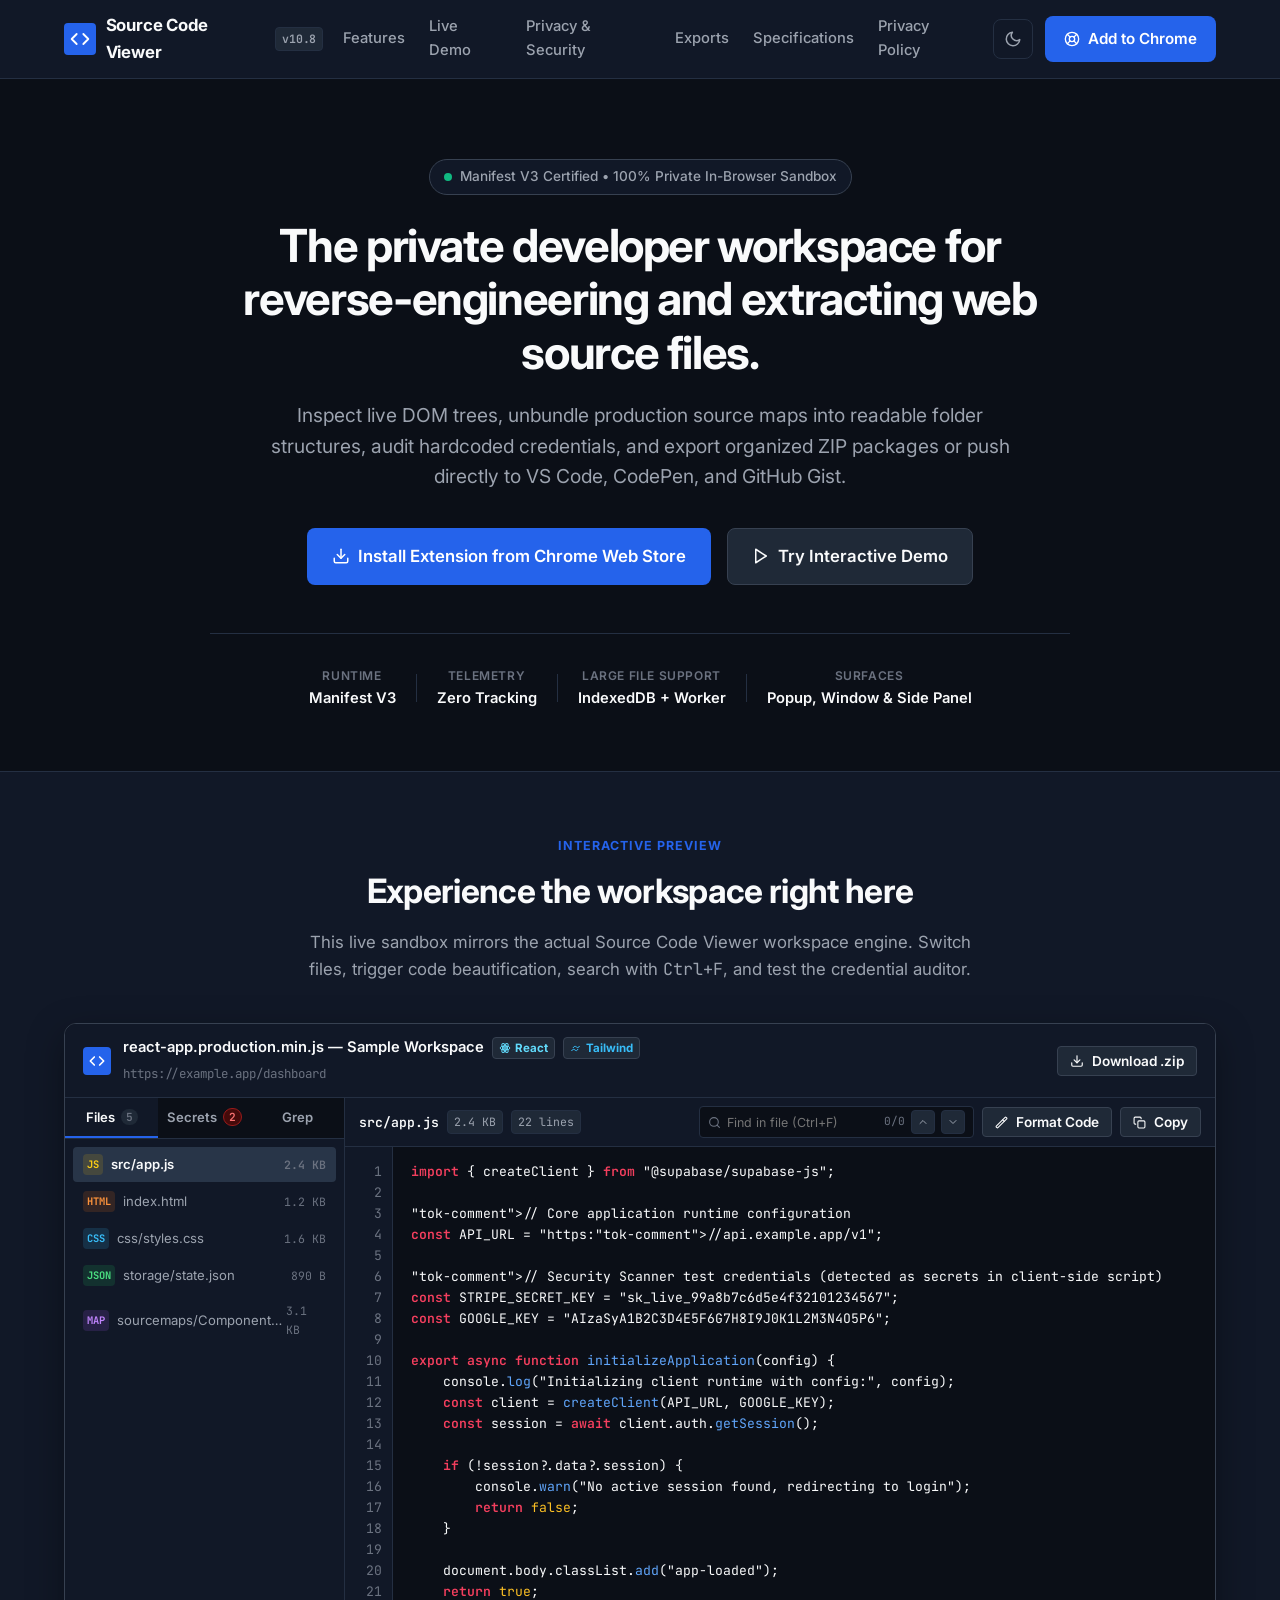
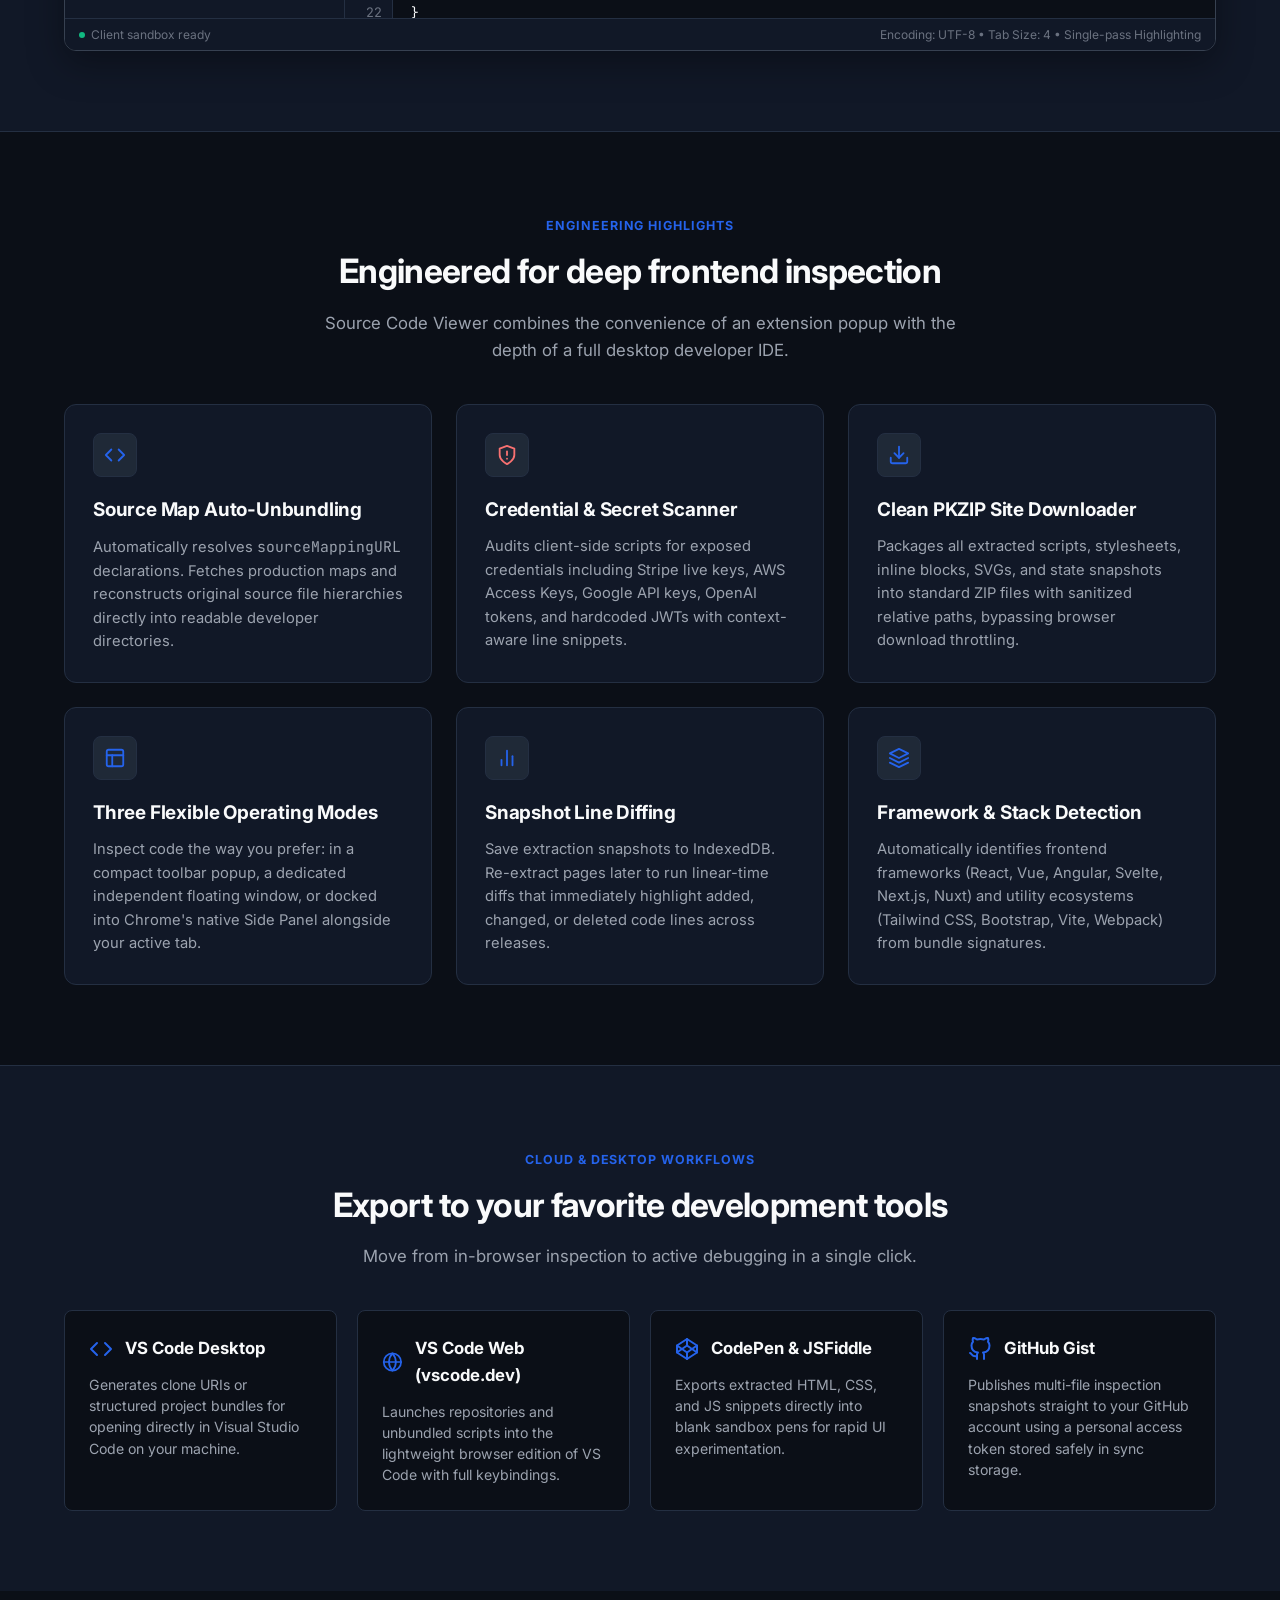
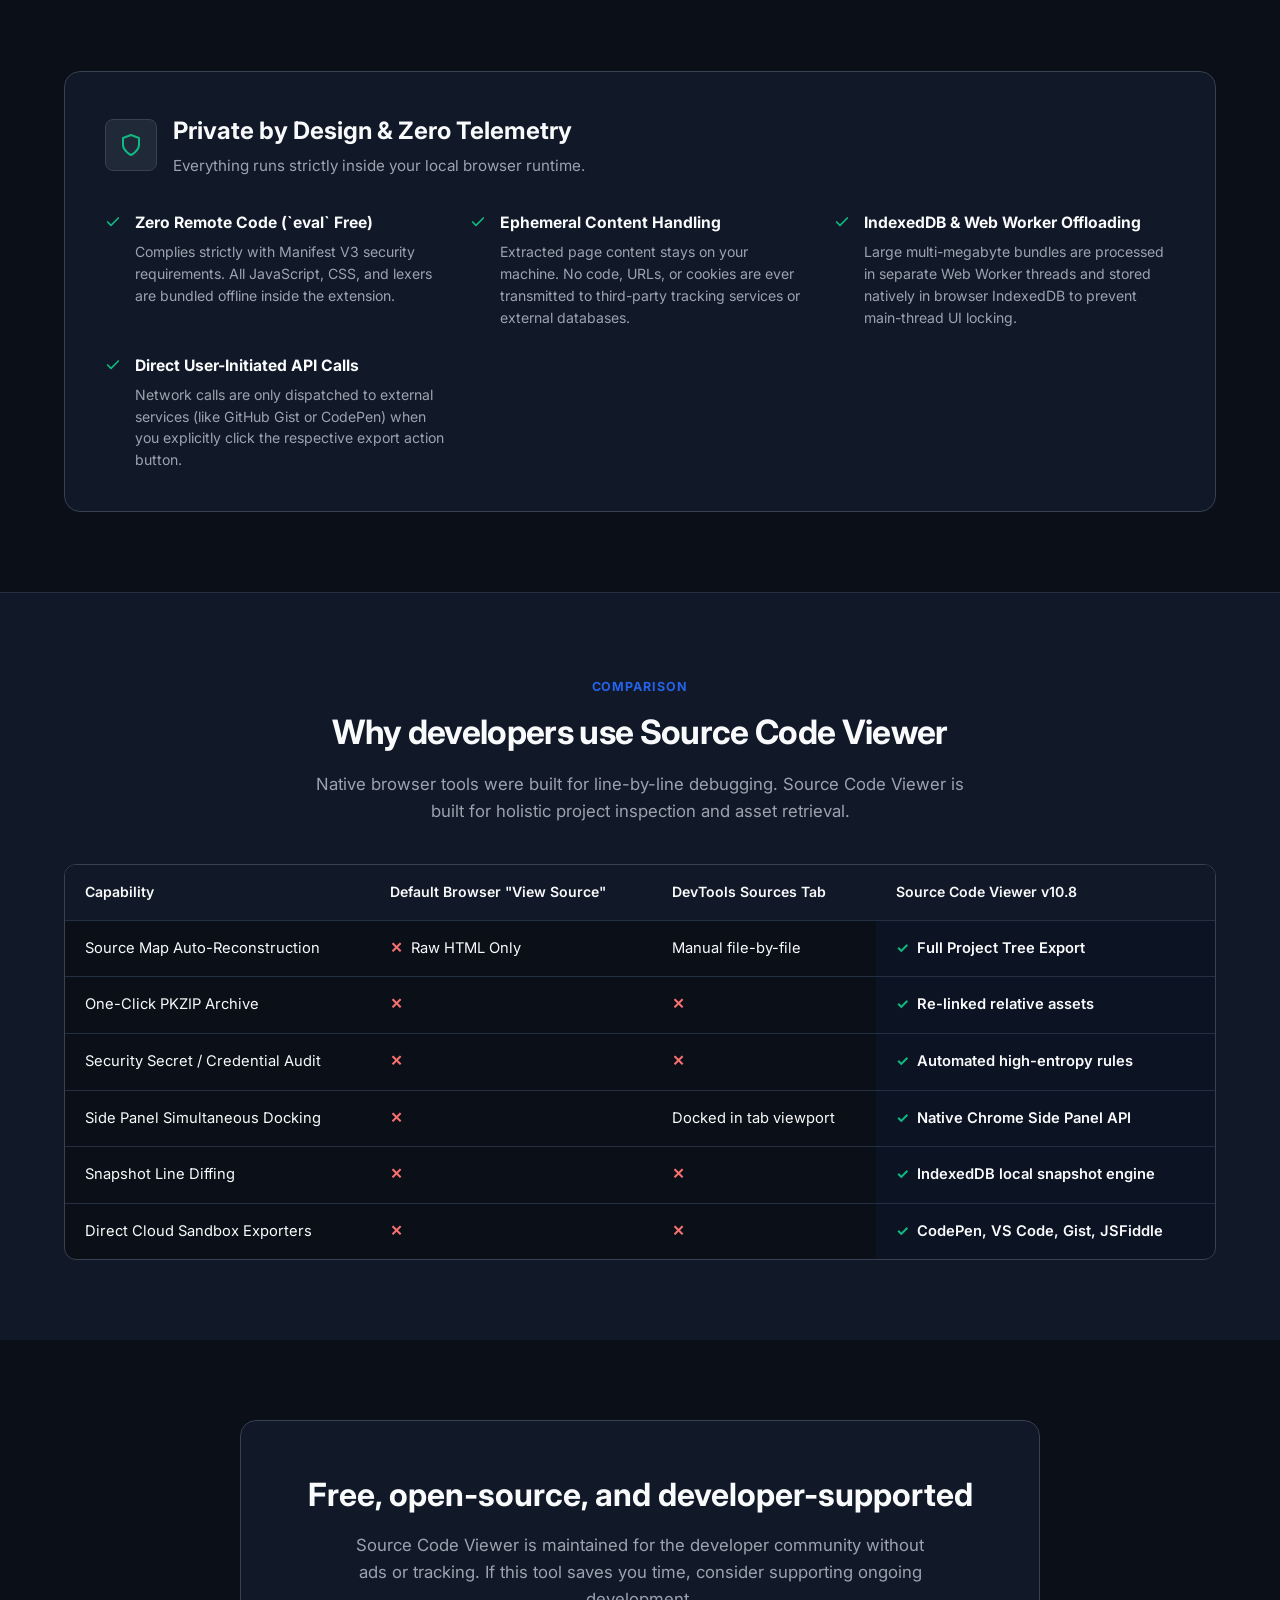
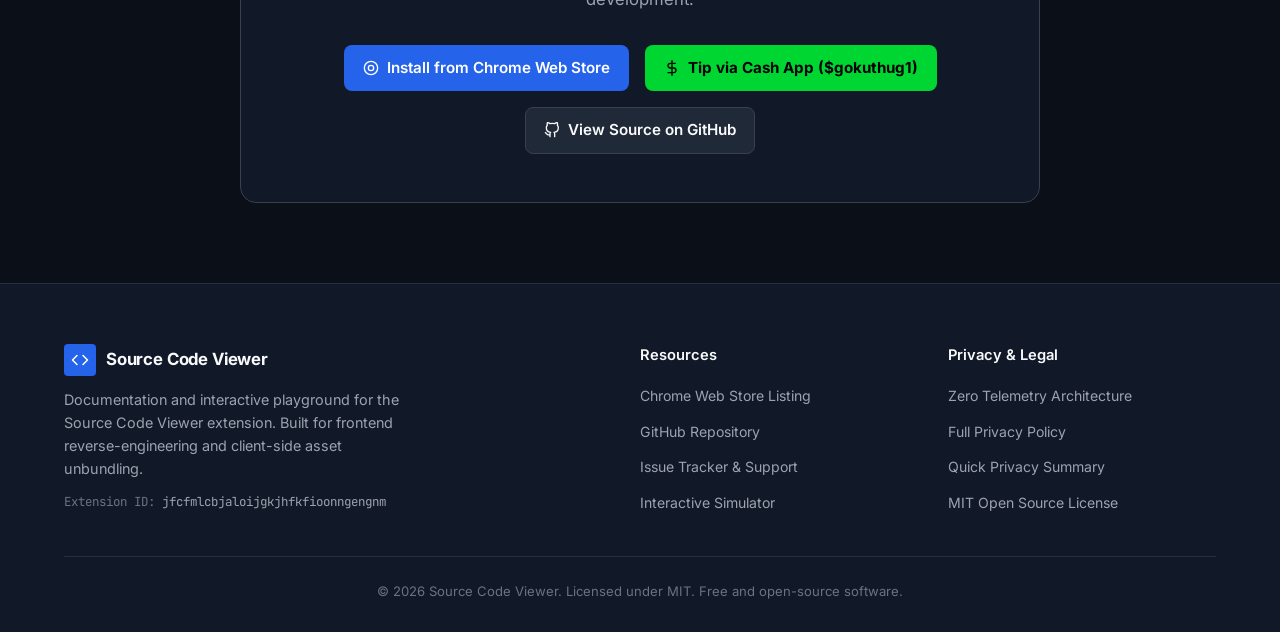
<file: index.html>
<!DOCTYPE html>
<html lang="en" data-theme="dark">
<head>
  <meta charset="UTF-8">
  <meta name="viewport" content="width=device-width, initial-scale=1.0">
  <title>Source Code Viewer — In-Browser Web Source Inspection & Reverse-Engineering Workspace</title>
  <meta name="description" content="Official website for Source Code Viewer. Inspect, beautify, audit for leaked credentials, reconstruct source maps, and export complete webpage source packages in a private, 100% client-side browser workspace.">
  <link rel="canonical" href="https://gokuthug1.github.io/scv">
  <link rel="icon" type="image/png" href="v.png">

  <!-- Open Graph & Metadata -->
  <meta property="og:title" content="Source Code Viewer — In-Browser Web Source Inspection & Reverse-Engineering Workspace">
  <meta property="og:description" content="Inspect, beautify, audit for leaked credentials, reconstruct source maps, and export complete webpage source packages in a private, 100% client-side browser workspace.">
  <meta property="og:url" content="https://gokuthug1.github.io/scv">
  <meta property="og:type" content="website">

  <!-- Fonts -->
  <link rel="preconnect" href="https://fonts.googleapis.com">
  <link rel="preconnect" href="https://fonts.gstatic.com" crossorigin>
  <link href="https://fonts.googleapis.com/css2?family=Inter:wght@400;500;600;700&family=JetBrains+Mono:wght@400;500;600&display=swap" rel="stylesheet">
  <link rel="stylesheet" href="styles.css">
</head>
<body>
  <a href="#playground" class="skip-link">Skip to interactive playground</a>

  <!-- Navigation Bar -->
  <header class="site-header">
    <div class="nav-container">
      <a href="https://gokuthug1.github.io/scv" class="brand-logo" aria-label="Source Code Viewer Homepage">
        <span class="logo-icon" aria-hidden="true">
          <svg xmlns="http://www.w3.org/2000/svg" viewBox="0 0 24 24" width="20" height="20" fill="none" stroke="currentColor" stroke-width="2.2" stroke-linecap="round" stroke-linejoin="round">
            <polyline points="16 18 22 12 16 6"></polyline>
            <polyline points="8 6 2 12 8 18"></polyline>
          </svg>
        </span>
        <span class="brand-text">Source Code Viewer</span>
        <span class="version-badge">v10.8</span>
      </a>

      <nav class="nav-links" id="primary-nav" aria-label="Main Navigation">
        <a href="#features">Features</a>
        <a href="#playground">Live Demo</a>
        <a href="#security">Privacy & Security</a>
        <a href="#integrations">Exports</a>
        <a href="#specs">Specifications</a>
        <a href="privacy.html">Privacy Policy</a>
      </nav>

      <div class="nav-actions">
        <button type="button" id="theme-toggle" class="btn-icon" aria-label="Toggle dark and light theme" title="Toggle theme">
          <svg class="sun-icon" xmlns="http://www.w3.org/2000/svg" viewBox="0 0 24 24" width="18" height="18" fill="none" stroke="currentColor" stroke-width="2" stroke-linecap="round" stroke-linejoin="round" aria-hidden="true">
            <circle cx="12" cy="12" r="5"></circle>
            <line x1="12" y1="1" x2="12" y2="3"></line>
            <line x1="12" y1="21" x2="12" y2="23"></line>
            <line x1="4.22" y1="4.22" x2="5.64" y2="5.64"></line>
            <line x1="18.36" y1="18.36" x2="19.78" y2="19.78"></line>
            <line x1="1" y1="12" x2="3" y2="12"></line>
            <line x1="21" y1="12" x2="23" y2="12"></line>
            <line x1="4.22" y1="19.78" x2="5.64" y2="18.36"></line>
            <line x1="18.36" y1="5.64" x2="19.78" y2="4.22"></line>
          </svg>
          <svg class="moon-icon" xmlns="http://www.w3.org/2000/svg" viewBox="0 0 24 24" width="18" height="18" fill="none" stroke="currentColor" stroke-width="2" stroke-linecap="round" stroke-linejoin="round" aria-hidden="true">
            <path d="M21 12.79A9 9 0 1 1 11.21 3 7 7 0 0 0 21 12.79z"></path>
          </svg>
        </button>

        <a href="https://chromewebstore.google.com/detail/jfcfmlcbjaloijgkjhfkfioonngengnm" target="_blank" rel="noopener noreferrer" class="btn btn-primary nav-cta">
          <svg xmlns="http://www.w3.org/2000/svg" viewBox="0 0 24 24" width="16" height="16" fill="none" stroke="currentColor" stroke-width="2" stroke-linecap="round" stroke-linejoin="round" aria-hidden="true">
            <circle cx="12" cy="12" r="10"></circle>
            <circle cx="12" cy="12" r="4"></circle>
            <line x1="4.93" y1="4.93" x2="9.17" y2="9.17"></line>
            <line x1="14.83" y1="14.83" x2="19.07" y2="19.07"></line>
            <line x1="14.83" y1="9.17" x2="19.07" y2="4.93"></line>
            <line x1="4.93" y1="19.07" x2="9.17" y2="14.83"></line>
          </svg>
          <span>Add to Chrome</span>
        </a>

        <button type="button" class="mobile-menu-toggle" id="mobile-menu-btn" aria-expanded="false" aria-controls="primary-nav" aria-label="Toggle navigation menu">
          <svg class="hamburger-icon" xmlns="http://www.w3.org/2000/svg" viewBox="0 0 24 24" width="22" height="22" fill="none" stroke="currentColor" stroke-width="2" stroke-linecap="round" stroke-linejoin="round" aria-hidden="true">
            <line x1="3" y1="12" x2="21" y2="12"></line>
            <line x1="3" y1="6" x2="21" y2="6"></line>
            <line x1="3" y1="18" x2="21" y2="18"></line>
          </svg>
        </button>
      </div>
    </div>
  </header>

  <main>
    <!-- Hero Section -->
    <section class="hero-section">
      <div class="container">
        <div class="hero-content">
          <div class="pill-badge">
            <span class="status-dot" aria-hidden="true"></span>
            <span>Manifest V3 Certified • 100% Private In-Browser Sandbox</span>
          </div>

          <h1 class="hero-title">
            The private developer workspace for reverse-engineering and extracting web source files.
          </h1>

          <p class="hero-lead">
            Inspect live DOM trees, unbundle production source maps into readable folder structures, audit hardcoded credentials, and export organized ZIP packages or push directly to VS Code, CodePen, and GitHub Gist.
          </p>

          <div class="hero-actions">
            <a href="https://chromewebstore.google.com/detail/jfcfmlcbjaloijgkjhfkfioonngengnm" target="_blank" rel="noopener noreferrer" class="btn btn-primary btn-lg">
              <svg xmlns="http://www.w3.org/2000/svg" viewBox="0 0 24 24" width="18" height="18" fill="none" stroke="currentColor" stroke-width="2" stroke-linecap="round" stroke-linejoin="round" aria-hidden="true">
                <path d="M21 15v4a2 2 0 0 1-2 2H5a2 2 0 0 1-2-2v-4"></path>
                <polyline points="7 10 12 15 17 10"></polyline>
                <line x1="12" y1="15" x2="12" y2="3"></line>
              </svg>
              <span>Install Extension from Chrome Web Store</span>
            </a>

            <a href="#playground" class="btn btn-secondary btn-lg">
              <svg xmlns="http://www.w3.org/2000/svg" viewBox="0 0 24 24" width="18" height="18" fill="none" stroke="currentColor" stroke-width="2" stroke-linecap="round" stroke-linejoin="round" aria-hidden="true">
                <polygon points="5 3 19 12 5 21 5 3"></polygon>
              </svg>
              <span>Try Interactive Demo</span>
            </a>
          </div>

          <div class="hero-specs-row" aria-label="Core extension properties">
            <div class="spec-item">
              <span class="spec-label">Runtime</span>
              <span class="spec-value">Manifest V3</span>
            </div>
            <div class="spec-divider" aria-hidden="true"></div>
            <div class="spec-item">
              <span class="spec-label">Telemetry</span>
              <span class="spec-value">Zero Tracking</span>
            </div>
            <div class="spec-divider" aria-hidden="true"></div>
            <div class="spec-item">
              <span class="spec-label">Large File Support</span>
              <span class="spec-value">IndexedDB + Worker</span>
            </div>
            <div class="spec-divider" aria-hidden="true"></div>
            <div class="spec-item">
              <span class="spec-label">Surfaces</span>
              <span class="spec-value">Popup, Window & Side Panel</span>
            </div>
          </div>
        </div>
      </div>
    </section>

    <!-- Interactive Simulator / Playground -->
    <section id="playground" class="playground-section">
      <div class="container">
        <div class="section-header">
          <span class="section-tag">Interactive Preview</span>
          <h2>Experience the workspace right here</h2>
          <p>This live sandbox mirrors the actual Source Code Viewer workspace engine. Switch files, trigger code beautification, search with <code>Ctrl+F</code>, and test the credential auditor.</p>
        </div>

        <div class="workspace-card" id="demo-workspace">
          <!-- Workspace Header -->
          <div class="workspace-header">
            <div class="workspace-title-group">
              <div class="workspace-app-icon" aria-hidden="true">
                <svg xmlns="http://www.w3.org/2000/svg" viewBox="0 0 24 24" width="16" height="16" fill="none" stroke="currentColor" stroke-width="2.5" stroke-linecap="round" stroke-linejoin="round">
                  <polyline points="16 18 22 12 16 6"></polyline>
                  <polyline points="8 6 2 12 8 18"></polyline>
                </svg>
              </div>
              <div>
                <div class="workspace-page-title">
                  <span id="demo-page-title">react-app.production.min.js — Sample Workspace</span>
                  <span class="framework-tag react-tag" title="React Detected">
                    <svg xmlns="http://www.w3.org/2000/svg" viewBox="0 0 24 24" width="12" height="12" fill="none" stroke="currentColor" stroke-width="2" aria-hidden="true">
                      <circle cx="12" cy="12" r="2"></circle>
                      <ellipse cx="12" cy="12" rx="10" ry="4"></ellipse>
                      <ellipse cx="12" cy="12" rx="10" ry="4" transform="rotate(60 12 12)"></ellipse>
                      <ellipse cx="12" cy="12" rx="10" ry="4" transform="rotate(120 12 12)"></ellipse>
                    </svg>
                    React
                  </span>
                  <span class="framework-tag tailwind-tag" title="Tailwind CSS Detected">
                    <svg xmlns="http://www.w3.org/2000/svg" viewBox="0 0 24 24" width="12" height="12" fill="none" stroke="currentColor" stroke-width="2" aria-hidden="true">
                      <path d="M6 12c2-4 5-4 7-2s4 2 6-2"></path>
                      <path d="M3 18c2-4 5-4 7-2s4 2 6-2"></path>
                    </svg>
                    Tailwind
                  </span>
                </div>
                <span class="workspace-page-url">https://example.app/dashboard</span>
              </div>
            </div>

            <div class="workspace-header-actions">
              <button type="button" class="btn btn-sm btn-secondary" id="demo-download-zip" title="Simulate downloading all files into a structured PKZIP bundle">
                <svg xmlns="http://www.w3.org/2000/svg" viewBox="0 0 24 24" width="14" height="14" fill="none" stroke="currentColor" stroke-width="2" stroke-linecap="round" stroke-linejoin="round" aria-hidden="true">
                  <path d="M21 15v4a2 2 0 0 1-2 2H5a2 2 0 0 1-2-2v-4"></path>
                  <polyline points="7 10 12 15 17 10"></polyline>
                  <line x1="12" y1="15" x2="12" y2="3"></line>
                </svg>
                <span>Download .zip</span>
              </button>
            </div>
          </div>

          <!-- Workspace Body -->
          <div class="workspace-body">
            <!-- Sidebar Navigation -->
            <aside class="workspace-sidebar" aria-label="File Explorer and Audit Panels">
              <div class="sidebar-tabs" role="tablist">
                <button type="button" role="tab" aria-selected="true" aria-controls="demo-panel-files" id="tab-btn-files" class="sidebar-tab active">
                  Files <span class="tab-counter" id="demo-file-count">5</span>
                </button>
                <button type="button" role="tab" aria-selected="false" aria-controls="demo-panel-secrets" id="tab-btn-secrets" class="sidebar-tab">
                  Secrets <span class="tab-counter alert" id="demo-secret-count">2</span>
                </button>
                <button type="button" role="tab" aria-selected="false" aria-controls="demo-panel-grep" id="tab-btn-grep" class="sidebar-tab">
                  Grep
                </button>
              </div>

              <!-- Files Panel -->
              <div id="demo-panel-files" class="sidebar-panel active" role="tabpanel" aria-labelledby="tab-btn-files">
                <div class="file-tree" id="demo-file-list"></div>
              </div>

              <!-- Secrets Audit Panel -->
              <div id="demo-panel-secrets" class="sidebar-panel" role="tabpanel" aria-labelledby="tab-btn-secrets" hidden>
                <div class="secrets-list" id="demo-secrets-list"></div>
              </div>

              <!-- Grep Global Search Panel -->
              <div id="demo-panel-grep" class="sidebar-panel" role="tabpanel" aria-labelledby="tab-btn-grep" hidden>
                <div class="grep-search-box">
                  <input type="text" id="demo-grep-input" placeholder="Search across all files..." aria-label="Grep code across files">
                </div>
                <div class="grep-results" id="demo-grep-results">
                  <p class="empty-text">Type search query to search across in-memory files.</p>
                </div>
              </div>
            </aside>

            <!-- Editor / Code Viewer Area -->
            <div class="workspace-editor">
              <div class="editor-toolbar">
                <div class="editor-file-metadata">
                  <span class="active-filename" id="demo-active-file-name">src/app.js</span>
                  <span class="badge" id="demo-active-file-size">2.4 KB</span>
                  <span class="badge" id="demo-active-file-lines">64 lines</span>
                </div>

                <div class="editor-toolbar-actions">
                  <div class="search-inline-box" role="search">
                    <svg xmlns="http://www.w3.org/2000/svg" viewBox="0 0 24 24" width="13" height="13" fill="none" stroke="currentColor" stroke-width="2" stroke-linecap="round" stroke-linejoin="round" aria-hidden="true">
                      <circle cx="11" cy="11" r="8"></circle>
                      <line x1="21" y1="21" x2="16.65" y2="16.65"></line>
                    </svg>
                    <input type="search" id="demo-search-input" placeholder="Find in file (Ctrl+F)" aria-label="Find text in active file">
                    <span class="search-count" id="demo-search-count">0/0</span>
                    <button type="button" class="btn-icon-xs" id="demo-search-prev" aria-label="Previous match" title="Previous match">
                      <svg xmlns="http://www.w3.org/2000/svg" viewBox="0 0 24 24" width="12" height="12" fill="none" stroke="currentColor" stroke-width="2" stroke-linecap="round" stroke-linejoin="round" aria-hidden="true"><polyline points="18 15 12 9 6 15"></polyline></svg>
                    </button>
                    <button type="button" class="btn-icon-xs" id="demo-search-next" aria-label="Next match" title="Next match">
                      <svg xmlns="http://www.w3.org/2000/svg" viewBox="0 0 24 24" width="12" height="12" fill="none" stroke="currentColor" stroke-width="2" stroke-linecap="round" stroke-linejoin="round" aria-hidden="true"><polyline points="6 9 12 15 18 9"></polyline></svg>
                    </button>
                  </div>

                  <button type="button" class="btn btn-sm btn-secondary" id="demo-beautify-btn" title="Beautify unformatted minified code">
                    <svg xmlns="http://www.w3.org/2000/svg" viewBox="0 0 24 24" width="13" height="13" fill="none" stroke="currentColor" stroke-width="2" stroke-linecap="round" stroke-linejoin="round" aria-hidden="true">
                      <path d="m21.64 3.64-1.28-1.28a1.21 1.21 0 0 0-1.72 0L2.36 18.64a1.21 1.21 0 0 0 0 1.72l1.28 1.28a1.2 1.2 0 0 0 1.72 0L21.64 5.36a1.2 1.2 0 0 0 0-1.72z"></path>
                      <line x1="14" y1="7" x2="17" y2="10"></line>
                    </svg>
                    <span>Format Code</span>
                  </button>

                  <button type="button" class="btn btn-sm btn-secondary" id="demo-copy-btn" title="Copy active file contents to clipboard">
                    <svg xmlns="http://www.w3.org/2000/svg" viewBox="0 0 24 24" width="13" height="13" fill="none" stroke="currentColor" stroke-width="2" stroke-linecap="round" stroke-linejoin="round" aria-hidden="true">
                      <rect x="9" y="9" width="13" height="13" rx="2" ry="2"></rect>
                      <path d="M5 15H4a2 2 0 0 1-2-2V4a2 2 0 0 1 2-2h9a2 2 0 0 1 2 2v1"></path>
                    </svg>
                    <span id="demo-copy-text">Copy</span>
                  </button>
                </div>
              </div>

              <!-- Code Content with Gutter -->
              <div class="code-viewport" id="demo-code-viewport">
                <div class="editor-gutter" id="demo-gutter" aria-hidden="true"></div>
                <pre class="editor-pre"><code id="demo-code-container" class="hljs"></code></pre>
              </div>
            </div>
          </div>

          <!-- Simulator Footer Bar -->
          <div class="workspace-footer">
            <span class="status-indicator">
              <span class="dot-green" aria-hidden="true"></span>
              Client sandbox ready
            </span>
            <span class="footer-meta">Encoding: UTF-8 • Tab Size: 4 • Single-pass Highlighting</span>
          </div>
        </div>
      </div>
    </section>

    <!-- Key Features Grid -->
    <section id="features" class="features-section">
      <div class="container">
        <div class="section-header">
          <span class="section-tag">Engineering Highlights</span>
          <h2>Engineered for deep frontend inspection</h2>
          <p>Source Code Viewer combines the convenience of an extension popup with the depth of a full desktop developer IDE.</p>
        </div>

        <div class="features-grid">
          <!-- Feature 1 -->
          <article class="feature-card">
            <div class="feature-icon" aria-hidden="true">
              <svg xmlns="http://www.w3.org/2000/svg" viewBox="0 0 24 24" width="22" height="22" fill="none" stroke="currentColor" stroke-width="2" stroke-linecap="round" stroke-linejoin="round">
                <polyline points="16 18 22 12 16 6"></polyline>
                <polyline points="8 6 2 12 8 18"></polyline>
              </svg>
            </div>
            <h3>Source Map Auto-Unbundling</h3>
            <p>Automatically resolves <code>sourceMappingURL</code> declarations. Fetches production maps and reconstructs original source file hierarchies directly into readable developer directories.</p>
          </article>

          <!-- Feature 2 -->
          <article class="feature-card">
            <div class="feature-icon alert-icon" aria-hidden="true">
              <svg xmlns="http://www.w3.org/2000/svg" viewBox="0 0 24 24" width="22" height="22" fill="none" stroke="currentColor" stroke-width="2" stroke-linecap="round" stroke-linejoin="round">
                <path d="M12 22s8-4 8-10V5l-8-3-8 3v7c0 6 8 10 8 10z"></path>
                <line x1="12" y1="8" x2="12" y2="12"></line>
                <line x1="12" y1="16" x2="12.01" y2="16"></line>
              </svg>
            </div>
            <h3>Credential & Secret Scanner</h3>
            <p>Audits client-side scripts for exposed credentials including Stripe live keys, AWS Access Keys, Google API keys, OpenAI tokens, and hardcoded JWTs with context-aware line snippets.</p>
          </article>

          <!-- Feature 3 -->
          <article class="feature-card">
            <div class="feature-icon" aria-hidden="true">
              <svg xmlns="http://www.w3.org/2000/svg" viewBox="0 0 24 24" width="22" height="22" fill="none" stroke="currentColor" stroke-width="2" stroke-linecap="round" stroke-linejoin="round">
                <path d="M21 15v4a2 2 0 0 1-2 2H5a2 2 0 0 1-2-2v-4"></path>
                <polyline points="7 10 12 15 17 10"></polyline>
                <line x1="12" y1="15" x2="12" y2="3"></line>
              </svg>
            </div>
            <h3>Clean PKZIP Site Downloader</h3>
            <p>Packages all extracted scripts, stylesheets, inline blocks, SVGs, and state snapshots into standard ZIP files with sanitized relative paths, bypassing browser download throttling.</p>
          </article>

          <!-- Feature 4 -->
          <article class="feature-card">
            <div class="feature-icon" aria-hidden="true">
              <svg xmlns="http://www.w3.org/2000/svg" viewBox="0 0 24 24" width="22" height="22" fill="none" stroke="currentColor" stroke-width="2" stroke-linecap="round" stroke-linejoin="round">
                <rect x="3" y="3" width="18" height="18" rx="2" ry="2"></rect>
                <line x1="3" y1="9" x2="21" y2="9"></line>
                <line x1="9" y1="21" x2="9" y2="9"></line>
              </svg>
            </div>
            <h3>Three Flexible Operating Modes</h3>
            <p>Inspect code the way you prefer: in a compact toolbar popup, a dedicated independent floating window, or docked into Chrome's native Side Panel alongside your active tab.</p>
          </article>

          <!-- Feature 5 -->
          <article class="feature-card">
            <div class="feature-icon" aria-hidden="true">
              <svg xmlns="http://www.w3.org/2000/svg" viewBox="0 0 24 24" width="22" height="22" fill="none" stroke="currentColor" stroke-width="2" stroke-linecap="round" stroke-linejoin="round">
                <line x1="18" y1="20" x2="18" y2="10"></line>
                <line x1="12" y1="20" x2="12" y2="4"></line>
                <line x1="6" y1="20" x2="6" y2="14"></line>
              </svg>
            </div>
            <h3>Snapshot Line Diffing</h3>
            <p>Save extraction snapshots to IndexedDB. Re-extract pages later to run linear-time diffs that immediately highlight added, changed, or deleted code lines across releases.</p>
          </article>

          <!-- Feature 6 -->
          <article class="feature-card">
            <div class="feature-icon" aria-hidden="true">
              <svg xmlns="http://www.w3.org/2000/svg" viewBox="0 0 24 24" width="22" height="22" fill="none" stroke="currentColor" stroke-width="2" stroke-linecap="round" stroke-linejoin="round">
                <polygon points="12 2 2 7 12 12 22 7 12 2"></polygon>
                <polyline points="2 17 12 22 22 17"></polyline>
                <polyline points="2 12 12 17 22 12"></polyline>
              </svg>
            </div>
            <h3>Framework & Stack Detection</h3>
            <p>Automatically identifies frontend frameworks (React, Vue, Angular, Svelte, Next.js, Nuxt) and utility ecosystems (Tailwind CSS, Bootstrap, Vite, Webpack) from bundle signatures.</p>
          </article>
        </div>
      </div>
    </section>

    <!-- Integrations Section -->
    <section id="integrations" class="integrations-section">
      <div class="container">
        <div class="section-header">
          <span class="section-tag">Cloud & Desktop Workflows</span>
          <h2>Export to your favorite development tools</h2>
          <p>Move from in-browser inspection to active debugging in a single click.</p>
        </div>

        <div class="integrations-grid">
          <div class="integration-card">
            <div class="integration-header">
              <svg xmlns="http://www.w3.org/2000/svg" viewBox="0 0 24 24" width="24" height="24" fill="none" stroke="currentColor" stroke-width="2" stroke-linecap="round" stroke-linejoin="round" aria-hidden="true">
                <polyline points="16 18 22 12 16 6"></polyline>
                <polyline points="8 6 2 12 8 18"></polyline>
              </svg>
              <h4>VS Code Desktop</h4>
            </div>
            <p>Generates clone URIs or structured project bundles for opening directly in Visual Studio Code on your machine.</p>
          </div>

          <div class="integration-card">
            <div class="integration-header">
              <svg xmlns="http://www.w3.org/2000/svg" viewBox="0 0 24 24" width="24" height="24" fill="none" stroke="currentColor" stroke-width="2" stroke-linecap="round" stroke-linejoin="round" aria-hidden="true">
                <circle cx="12" cy="12" r="10"></circle>
                <line x1="2" y1="12" x2="22" y2="12"></line>
                <path d="M12 2a15.3 15.3 0 0 1 4 10 15.3 15.3 0 0 1-4 10 15.3 15.3 0 0 1-4-10 15.3 15.3 0 0 1 4-10z"></path>
              </svg>
              <h4>VS Code Web (vscode.dev)</h4>
            </div>
            <p>Launches repositories and unbundled scripts into the lightweight browser edition of VS Code with full keybindings.</p>
          </div>

          <div class="integration-card">
            <div class="integration-header">
              <svg xmlns="http://www.w3.org/2000/svg" viewBox="0 0 24 24" width="24" height="24" fill="none" stroke="currentColor" stroke-width="2" stroke-linecap="round" stroke-linejoin="round" aria-hidden="true">
                <polygon points="12 2 22 8.5 22 15.5 12 22 2 15.5 2 8.5 12 2"></polygon>
                <line x1="12" y1="22" x2="12" y2="15.5"></line>
                <polyline points="22 8.5 12 15.5 2 8.5"></polyline>
                <polyline points="2 15.5 12 8.5 22 15.5"></polyline>
                <line x1="12" y1="2" x2="12" y2="8.5"></line>
              </svg>
              <h4>CodePen & JSFiddle</h4>
            </div>
            <p>Exports extracted HTML, CSS, and JS snippets directly into blank sandbox pens for rapid UI experimentation.</p>
          </div>

          <div class="integration-card">
            <div class="integration-header">
              <svg xmlns="http://www.w3.org/2000/svg" viewBox="0 0 24 24" width="24" height="24" fill="none" stroke="currentColor" stroke-width="2" stroke-linecap="round" stroke-linejoin="round" aria-hidden="true">
                <path d="M9 19c-5 1.5-5-2.5-7-3m14 6v-3.87a3.37 3.37 0 0 0-.94-2.61c3.14-.35 6.44-1.54 6.44-7A5.44 5.44 0 0 0 20 4.77 5.07 5.07 0 0 0 19.91 1S18.73.65 16 2.48a13.38 13.38 0 0 0-7 0C6.27.65 5.09 1 5.09 1A5.07 5.07 0 0 0 5 4.77a5.44 5.44 0 0 0-1.5 3.78c0 5.42 3.3 6.61 6.44 7A3.37 3.37 0 0 0 9 18.13V22"></path>
              </svg>
              <h4>GitHub Gist</h4>
            </div>
            <p>Publishes multi-file inspection snapshots straight to your GitHub account using a personal access token stored safely in sync storage.</p>
          </div>
        </div>
      </div>
    </section>

    <!-- Privacy & Security Architecture -->
    <section id="security" class="security-section">
      <div class="container">
        <div class="security-card">
          <div class="security-badge-header">
            <div class="security-shield-icon" aria-hidden="true">
              <svg xmlns="http://www.w3.org/2000/svg" viewBox="0 0 24 24" width="24" height="24" fill="none" stroke="currentColor" stroke-width="2" stroke-linecap="round" stroke-linejoin="round">
                <path d="M12 22s8-4 8-10V5l-8-3-8 3v7c0 6 8 10 8 10z"></path>
              </svg>
            </div>
            <div>
              <h3>Private by Design & Zero Telemetry</h3>
              <p>Everything runs strictly inside your local browser runtime.</p>
            </div>
          </div>

          <div class="security-points-grid">
            <div class="sec-item">
              <span class="sec-check" aria-hidden="true">
                <svg xmlns="http://www.w3.org/2000/svg" viewBox="0 0 24 24" width="16" height="16" fill="none" stroke="currentColor" stroke-width="2.5" stroke-linecap="round" stroke-linejoin="round"><polyline points="20 6 9 17 4 12"></polyline></svg>
              </span>
              <div>
                <strong>Zero Remote Code (`eval` Free)</strong>
                <p>Complies strictly with Manifest V3 security requirements. All JavaScript, CSS, and lexers are bundled offline inside the extension.</p>
              </div>
            </div>

            <div class="sec-item">
              <span class="sec-check" aria-hidden="true">
                <svg xmlns="http://www.w3.org/2000/svg" viewBox="0 0 24 24" width="16" height="16" fill="none" stroke="currentColor" stroke-width="2.5" stroke-linecap="round" stroke-linejoin="round"><polyline points="20 6 9 17 4 12"></polyline></svg>
              </span>
              <div>
                <strong>Ephemeral Content Handling</strong>
                <p>Extracted page content stays on your machine. No code, URLs, or cookies are ever transmitted to third-party tracking services or external databases.</p>
              </div>
            </div>

            <div class="sec-item">
              <span class="sec-check" aria-hidden="true">
                <svg xmlns="http://www.w3.org/2000/svg" viewBox="0 0 24 24" width="16" height="16" fill="none" stroke="currentColor" stroke-width="2.5" stroke-linecap="round" stroke-linejoin="round"><polyline points="20 6 9 17 4 12"></polyline></svg>
              </span>
              <div>
                <strong>IndexedDB & Web Worker Offloading</strong>
                <p>Large multi-megabyte bundles are processed in separate Web Worker threads and stored natively in browser IndexedDB to prevent main-thread UI locking.</p>
              </div>
            </div>

            <div class="sec-item">
              <span class="sec-check" aria-hidden="true">
                <svg xmlns="http://www.w3.org/2000/svg" viewBox="0 0 24 24" width="16" height="16" fill="none" stroke="currentColor" stroke-width="2.5" stroke-linecap="round" stroke-linejoin="round"><polyline points="20 6 9 17 4 12"></polyline></svg>
              </span>
              <div>
                <strong>Direct User-Initiated API Calls</strong>
                <p>Network calls are only dispatched to external services (like GitHub Gist or CodePen) when you explicitly click the respective export action button.</p>
              </div>
            </div>
          </div>
        </div>
      </div>
    </section>

    <!-- Technical Comparison Table -->
    <section id="specs" class="specs-section">
      <div class="container">
        <div class="section-header">
          <span class="section-tag">Comparison</span>
          <h2>Why developers use Source Code Viewer</h2>
          <p>Native browser tools were built for line-by-line debugging. Source Code Viewer is built for holistic project inspection and asset retrieval.</p>
        </div>

        <div class="table-responsive">
          <table class="comparison-table">
            <thead>
              <tr>
                <th scope="col">Capability</th>
                <th scope="col">Default Browser "View Source"</th>
                <th scope="col">DevTools Sources Tab</th>
                <th scope="col" class="highlight-col">Source Code Viewer v10.8</th>
              </tr>
            </thead>
            <tbody>
              <tr>
                <td>Source Map Auto-Reconstruction</td>
                <td><span class="cross-mark" aria-label="No">&#10005;</span> Raw HTML Only</td>
                <td>Manual file-by-file</td>
                <td class="highlight-col"><span class="check-mark" aria-label="Yes">&#10003;</span> Full Project Tree Export</td>
              </tr>
              <tr>
                <td>One-Click PKZIP Archive</td>
                <td><span class="cross-mark" aria-label="No">&#10005;</span></td>
                <td><span class="cross-mark" aria-label="No">&#10005;</span></td>
                <td class="highlight-col"><span class="check-mark" aria-label="Yes">&#10003;</span> Re-linked relative assets</td>
              </tr>
              <tr>
                <td>Security Secret / Credential Audit</td>
                <td><span class="cross-mark" aria-label="No">&#10005;</span></td>
                <td><span class="cross-mark" aria-label="No">&#10005;</span></td>
                <td class="highlight-col"><span class="check-mark" aria-label="Yes">&#10003;</span> Automated high-entropy rules</td>
              </tr>
              <tr>
                <td>Side Panel Simultaneous Docking</td>
                <td><span class="cross-mark" aria-label="No">&#10005;</span></td>
                <td>Docked in tab viewport</td>
                <td class="highlight-col"><span class="check-mark" aria-label="Yes">&#10003;</span> Native Chrome Side Panel API</td>
              </tr>
              <tr>
                <td>Snapshot Line Diffing</td>
                <td><span class="cross-mark" aria-label="No">&#10005;</span></td>
                <td><span class="cross-mark" aria-label="No">&#10005;</span></td>
                <td class="highlight-col"><span class="check-mark" aria-label="Yes">&#10003;</span> IndexedDB local snapshot engine</td>
              </tr>
              <tr>
                <td>Direct Cloud Sandbox Exporters</td>
                <td><span class="cross-mark" aria-label="No">&#10005;</span></td>
                <td><span class="cross-mark" aria-label="No">&#10005;</span></td>
                <td class="highlight-col"><span class="check-mark" aria-label="Yes">&#10003;</span> CodePen, VS Code, Gist, JSFiddle</td>
              </tr>
            </tbody>
          </table>
        </div>
      </div>
    </section>

    <!-- Support & Community CTA -->
    <section class="support-section">
      <div class="container">
        <div class="support-card">
          <h2>Free, open-source, and developer-supported</h2>
          <p>Source Code Viewer is maintained for the developer community without ads or tracking. If this tool saves you time, consider supporting ongoing development.</p>

          <div class="support-actions">
            <a href="https://chromewebstore.google.com/detail/jfcfmlcbjaloijgkjhfkfioonngengnm" target="_blank" rel="noopener noreferrer" class="btn btn-primary">
              <svg xmlns="http://www.w3.org/2000/svg" viewBox="0 0 24 24" width="16" height="16" fill="none" stroke="currentColor" stroke-width="2" stroke-linecap="round" stroke-linejoin="round" aria-hidden="true">
                <circle cx="12" cy="12" r="10"></circle>
                <circle cx="12" cy="12" r="4"></circle>
              </svg>
              <span>Install from Chrome Web Store</span>
            </a>

            <a href="https://cash.app/$gokuthug1" target="_blank" rel="noopener noreferrer" class="btn btn-cashapp">
              <svg xmlns="http://www.w3.org/2000/svg" viewBox="0 0 24 24" width="16" height="16" fill="none" stroke="currentColor" stroke-width="2" stroke-linecap="round" stroke-linejoin="round" aria-hidden="true">
                <line x1="12" y1="1" x2="12" y2="23"></line>
                <path d="M17 5H9.5a3.5 3.5 0 0 0 0 7h5a3.5 3.5 0 0 1 0 7H6"></path>
              </svg>
              <span>Tip via Cash App ($gokuthug1)</span>
            </a>

            <a href="https://github.com/gokuthug1/scv" target="_blank" rel="noopener noreferrer" class="btn btn-secondary">
              <svg xmlns="http://www.w3.org/2000/svg" viewBox="0 0 24 24" width="16" height="16" fill="none" stroke="currentColor" stroke-width="2" stroke-linecap="round" stroke-linejoin="round" aria-hidden="true">
                <path d="M9 19c-5 1.5-5-2.5-7-3m14 6v-3.87a3.37 3.37 0 0 0-.94-2.61c3.14-.35 6.44-1.54 6.44-7A5.44 5.44 0 0 0 20 4.77 5.07 5.07 0 0 0 19.91 1S18.73.65 16 2.48a13.38 13.38 0 0 0-7 0C6.27.65 5.09 1 5.09 1A5.07 5.07 0 0 0 5 4.77a5.44 5.44 0 0 0-1.5 3.78c0 5.42 3.3 6.61 6.44 7A3.37 3.37 0 0 0 9 18.13V22"></path>
              </svg>
              <span>View Source on GitHub</span>
            </a>
          </div>
        </div>
      </div>
    </section>
  </main>

  <!-- Site Footer -->
  <footer class="site-footer">
    <div class="container">
      <div class="footer-grid">
        <div class="footer-col brand-col">
          <div class="brand-logo">
            <span class="logo-icon" aria-hidden="true">
              <svg xmlns="http://www.w3.org/2000/svg" viewBox="0 0 24 24" width="18" height="18" fill="none" stroke="currentColor" stroke-width="2" stroke-linecap="round" stroke-linejoin="round">
                <polyline points="16 18 22 12 16 6"></polyline>
                <polyline points="8 6 2 12 8 18"></polyline>
              </svg>
            </span>
            <span class="brand-text">Source Code Viewer</span>
          </div>
          <p class="footer-desc">Documentation and interactive playground for the Source Code Viewer extension. Built for frontend reverse-engineering and client-side asset unbundling.</p>
          <p class="footer-meta-id">Extension ID: <code>jfcfmlcbjaloijgkjhfkfioonngengnm</code></p>
        </div>

        <div class="footer-col">
          <h4>Resources</h4>
          <ul>
            <li><a href="https://chromewebstore.google.com/detail/jfcfmlcbjaloijgkjhfkfioonngengnm" target="_blank" rel="noopener noreferrer">Chrome Web Store Listing</a></li>
            <li><a href="https://github.com/gokuthug1/scv" target="_blank" rel="noopener noreferrer">GitHub Repository</a></li>
            <li><a href="https://github.com/gokuthug1/scv/issues" target="_blank" rel="noopener noreferrer">Issue Tracker & Support</a></li>
            <li><a href="#playground">Interactive Simulator</a></li>
          </ul>
        </div>

        <div class="footer-col">
          <h4>Privacy & Legal</h4>
          <ul>
            <li><a href="#security">Zero Telemetry Architecture</a></li>
            <li><a href="privacy.html">Full Privacy Policy</a></li>
            <li><button type="button" id="open-privacy-modal" class="link-btn">Quick Privacy Summary</button></li>
            <li><a href="https://github.com/gokuthug1/scv/blob/main/LICENSE" target="_blank" rel="noopener noreferrer">MIT Open Source License</a></li>
          </ul>
        </div>
      </div>

      <div class="footer-bottom">
        <p>&copy; <span id="current-year">2026</span> <a href="https://gokuthug1.github.io/scv">Source Code Viewer</a>. Licensed under MIT. Free and open-source software.</p>
      </div>
    </div>
  </footer>

  <!-- Privacy Policy Quick Modal Dialog -->
  <dialog id="privacy-dialog" class="accessible-dialog" aria-labelledby="dialog-title">
    <div class="dialog-content">
      <div class="dialog-header">
        <h3 id="dialog-title">Source Code Viewer — Privacy Summary</h3>
        <button type="button" id="close-privacy-modal" class="btn-icon" aria-label="Close dialog">
          <svg xmlns="http://www.w3.org/2000/svg" viewBox="0 0 24 24" width="18" height="18" fill="none" stroke="currentColor" stroke-width="2" stroke-linecap="round" stroke-linejoin="round" aria-hidden="true">
            <line x1="18" y1="6" x2="6" y2="18"></line>
            <line x1="6" y1="6" x2="18" y2="18"></line>
          </svg>
        </button>
      </div>
      <div class="dialog-body">
        <h4>1. Zero Data Collection & Zero Telemetry</h4>
        <p>Source Code Viewer does not collect, store, transmit, or sell any personal data, browsing history, user identities, IP addresses, or keystrokes. The extension contains no tracking scripts, no analytics SDKs, and no remote advertising pixels.</p>

        <h4>2. 100% Local In-Browser Processing</h4>
        <p>All source code extraction, syntax highlighting, beautification, credential auditing, source map unbundling, and ZIP packaging is executed entirely within your browser's local sandbox using client-side JavaScript, IndexedDB, and Web Workers.</p>

        <h4>3. User-Initiated Third-Party Exports</h4>
        <p>If you choose to use third-party export features (e.g. CodePen, JSFiddle, StackBlitz, VS Code for Web, or GitHub Gists), only the specific code snippets you choose to export are transmitted directly to the respective third-party platform under your own direction.</p>

        <h4>4. Permissions Usage</h4>
        <p>Permissions such as <code>activeTab</code>, <code>scripting</code>, <code>downloads</code>, <code>storage</code>, and <code>sidePanel</code> are requested strictly to perform code extraction, file downloading, theme persistence, and side-panel docking on behalf of the user.</p>

        <p><a href="privacy.html" style="font-weight: 600;">Read the full Privacy Policy document &rarr;</a></p>
      </div>
      <div class="dialog-footer">
        <button type="button" id="dismiss-privacy-modal" class="btn btn-secondary">Close</button>
      </div>
    </div>
  </dialog>

  <!-- Live Toast Notification Container -->
  <div id="site-toast" class="toast-notification" role="status" aria-live="polite"></div>

  <script src="app.js"></script>
</body>
</html>
</file>
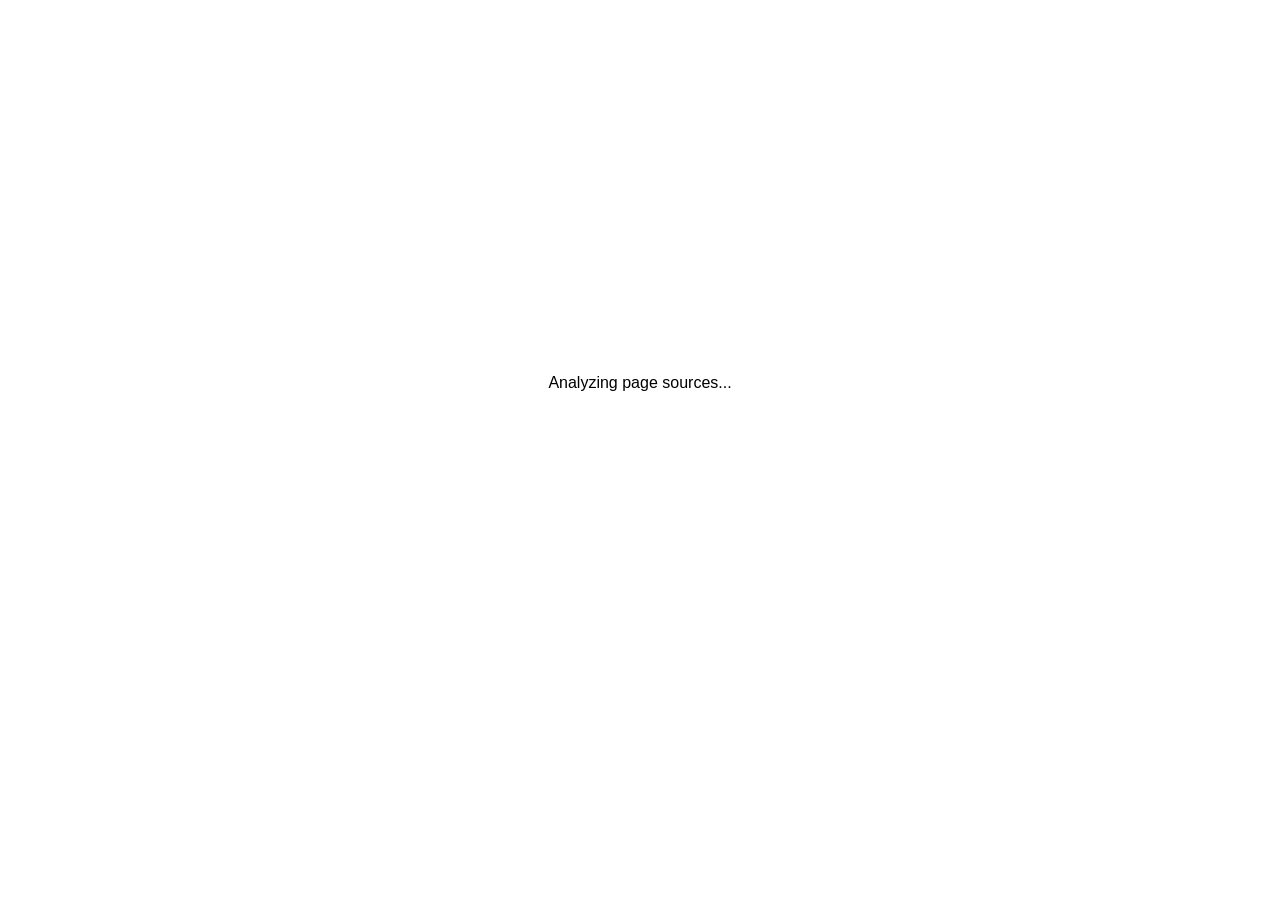
<file: popup.html>
<!DOCTYPE html>
<html lang="en">
<head>
  <meta charset="UTF-8">
  <title>Source Code Viewer</title>
  <style id="theme-styles"></style>
  <link rel="stylesheet" href="css/popup.css">
  <style id="custom-user-css"></style>
</head>
<body>

  <div id="global-actions" style="display: none;">
    <button id="download-all-btn" class="global-action-btn primary-btn">
      <svg xmlns="http://www.w3.org/2000/svg" viewBox="0 0 24 24" fill="none" stroke="currentColor" stroke-width="2" stroke-linecap="round" stroke-linejoin="round">
        <path d="M21 15v4a2 2 0 0 1-2 2H5a2 2 0 0 1-2-2v-4"></path>
        <polyline points="7 10 12 15 17 10"></polyline>
        <line x1="12" y1="15" x2="12" y2="3"></line>
      </svg>
      Download .zip
    </button>
    
    <button id="open-viewer-btn" class="global-action-btn" data-tooltip="View code in a full-page tab">
      <svg xmlns="http://www.w3.org/2000/svg" viewBox="0 0 24 24" fill="none" stroke="currentColor" stroke-width="2" stroke-linecap="round" stroke-linejoin="round">
        <path d="M18 13v6a2 2 0 0 1-2 2H5a2 2 0 0 1-2-2V8a2 2 0 0 1 2-2h6"></path>
        <polyline points="15 3 21 3 21 9"></polyline>
        <line x1="10" y1="14" x2="21" y2="3"></line>
      </svg>
      Open in Tab
    </button>
 
    <div class="icon-actions">
      <button id="donate-btn" class="icon-btn" data-tooltip="Donate via Cash App">
          <svg xmlns="http://www.w3.org/2000/svg" viewBox="0 0 24 24" fill="none" stroke="currentColor" stroke-width="2" stroke-linecap="round" stroke-linejoin="round">
            <path d="M20.84 4.61a5.5 5.5 0 0 0-7.78 0L12 5.67l-1.06-1.06a5.5 5.5 0 0 0-7.78 7.78l1.06 1.06L12 21.23l7.78-7.78 1.06-1.06a5.5 5.5 0 0 0 0-7.78z"></path>
          </svg>
      </button>
      <button id="settings-btn" class="icon-btn" data-tooltip="Open Settings">
          <svg xmlns="http://www.w3.org/2000/svg" viewBox="0 0 24 24" fill="none" stroke="currentColor" stroke-width="2" stroke-linecap="round" stroke-linejoin="round">
            <circle cx="12" cy="12" r="3"></circle>
            <path d="M19.4 15a1.65 1.65 0 0 0 .33 1.82l.06.06a2 2 0 0 1 0 2.83 2 2 0 0 1-2.83 0l-.06-.06a1.65 1.65 0 0 0-1.82-.33 1.65 1.65 0 0 0-1 1.51V21a2 2 0 0 1-2 2 2 2 0 0 1-2-2v-.09A1.65 1.65 0 0 0 9 19.4a1.65 1.65 0 0 0-1.82.33l-.06.06a2 2 0 0 1-2.83 0 2 2 0 0 1 0-2.83l.06-.06a1.65 1.65 0 0 0 .33-1.82 1.65 1.65 0 0 0-1.51-1H3a2 2 0 0 1-2-2 2 2 0 0 1 2-2h.09A1.65 1.65 0 0 0 4.6 9a1.65 1.65 0 0 0-.33-1.82l-.06-.06a2 2 0 0 1 0-2.83 2 2 0 0 1 2.83 0l.06.06a1.65 1.65 0 0 0 1.82.33H9a1.65 1.65 0 0 0 1-1.51V3a2 2 0 0 1 2-2 2 2 0 0 1 2 2v.09a1.65 1.65 0 0 0 1 1.51 1.65 1.65 0 0 0 1.82-.33l.06-.06a2 2 0 0 1 2.83 0 2 2 0 0 1 0 2.83l-.06.06a1.65 1.65 0 0 0-.33 1.82V9a1.65 1.65 0 0 0 1.51 1H21a2 2 0 0 1 2 2 2 2 0 0 1-2 2h-.09a1.65 1.65 0 0 0-1.51 1z"></path>
          </svg>
      </button>
    </div>
  </div>

  <div id="tab-selector-container" class="tab-selector-container" style="display: none;">
    <svg xmlns="http://www.w3.org/2000/svg" viewBox="0 0 24 24" fill="none" stroke="currentColor" stroke-width="2" stroke-linecap="round" stroke-linejoin="round" class="selector-icon">
      <rect x="3" y="3" width="18" height="18" rx="2" ry="2"></rect>
      <line x1="9" y1="3" x2="9" y2="21"></line>
    </svg>
    <select id="tab-select" class="tab-select-dropdown"></select>
  </div>

  <div class="tab-container" id="tab-container"></div>

  <div id="content-container">
    <div id="loading">
      <svg class="spinner" viewBox="0 0 50 50">
        <circle class="path" cx="25" cy="25" r="20" fill="none" stroke-width="4"></circle>
      </svg>
      <p>Analyzing page sources...</p>
    </div>
    <div id="error" style="display: none;"></div>
  </div>

  <script src="js/db.js"></script>
  <script src="js/zip.js"></script>
  <script src="js/themes.js"></script>
  <script src="js/beautifier.js"></script>
  <script src="js/highlighter.js"></script>
  <script src="js/file-utils.js"></script>
  <script src="js/popup.js"></script>
</body>
</html>
</file>
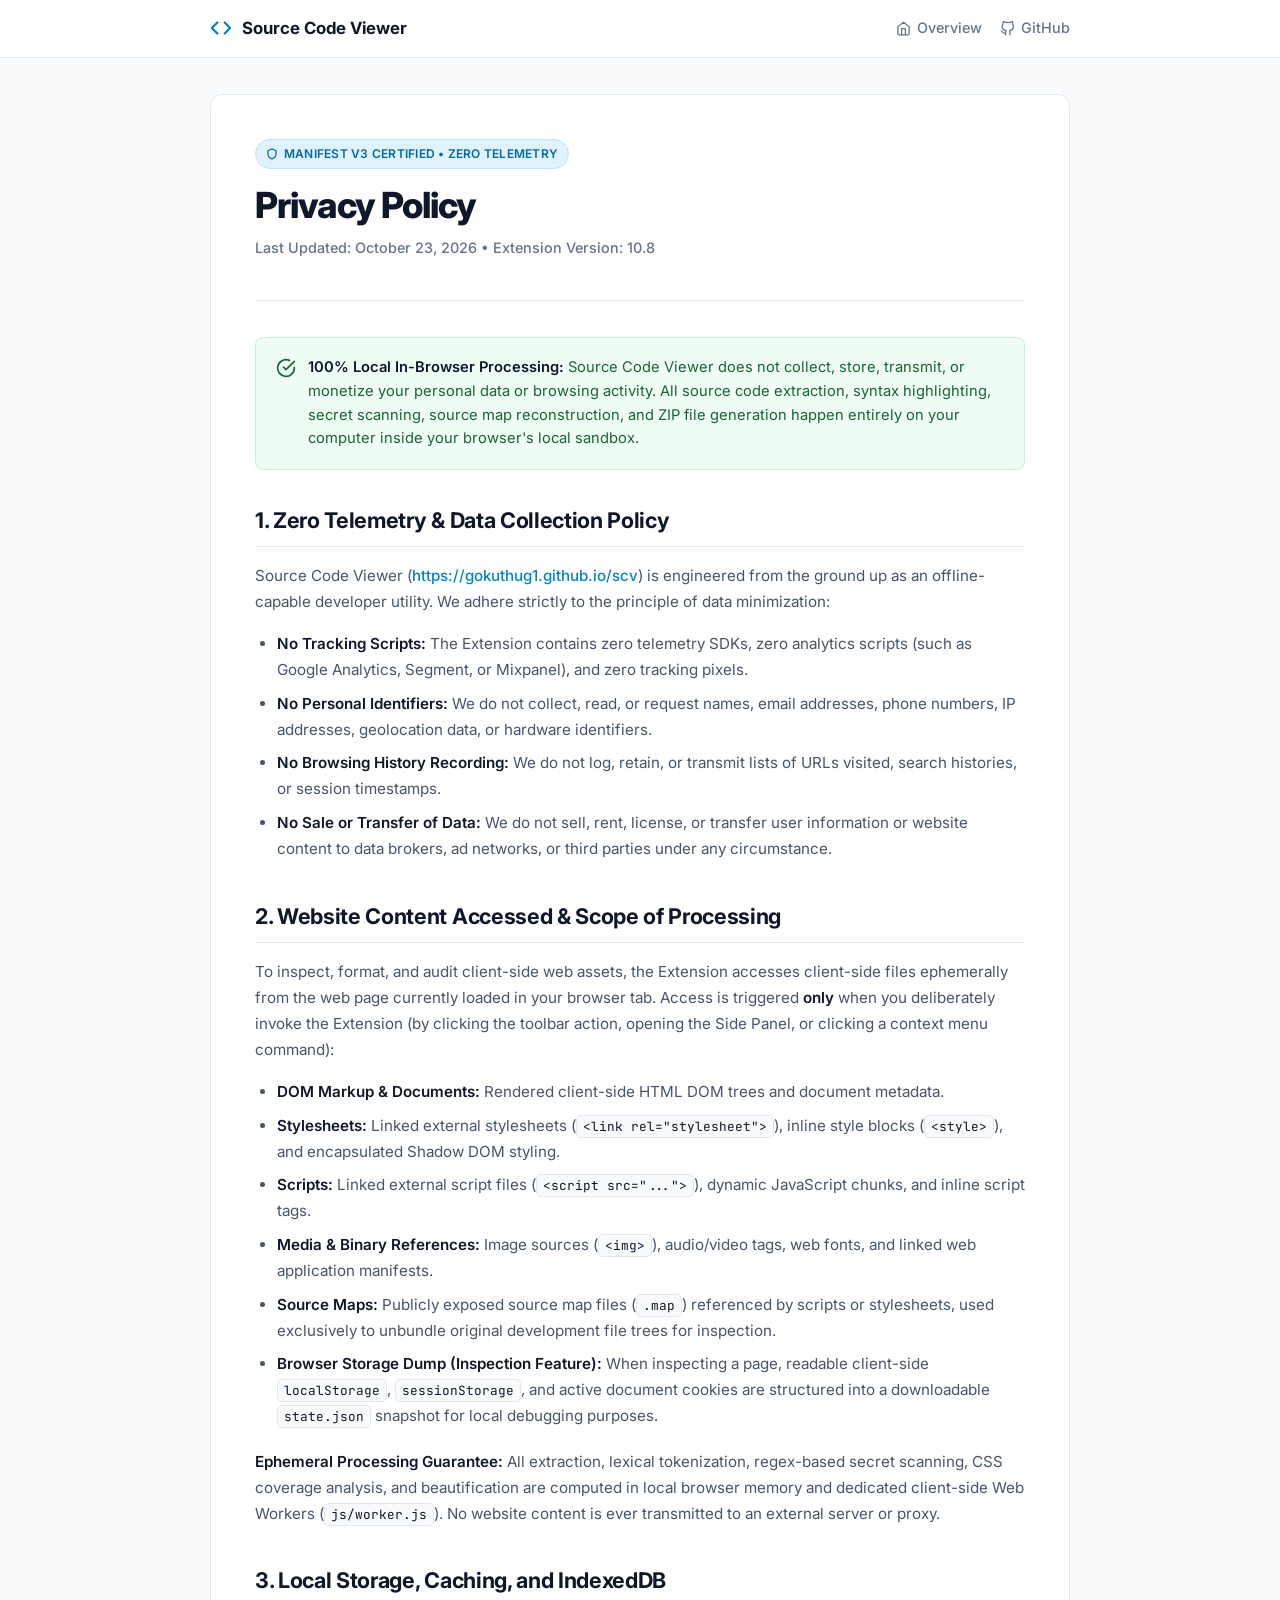
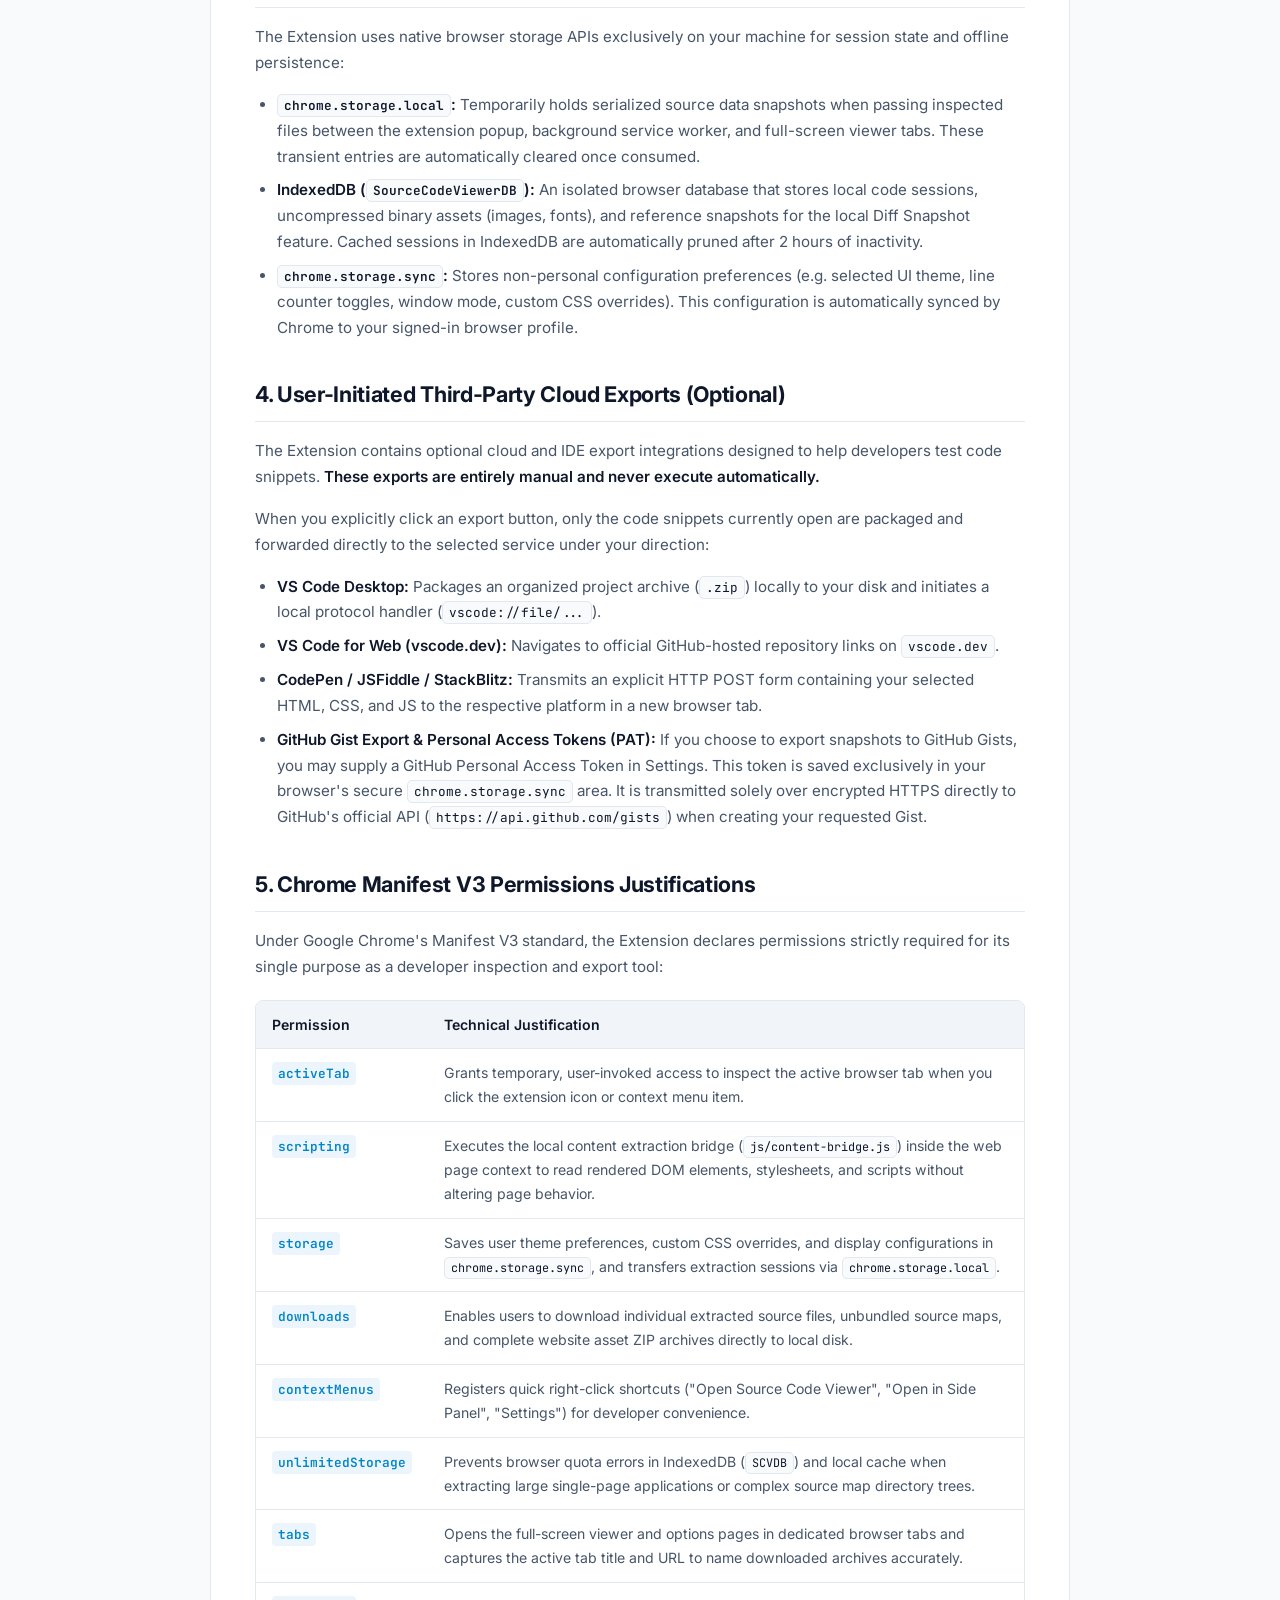
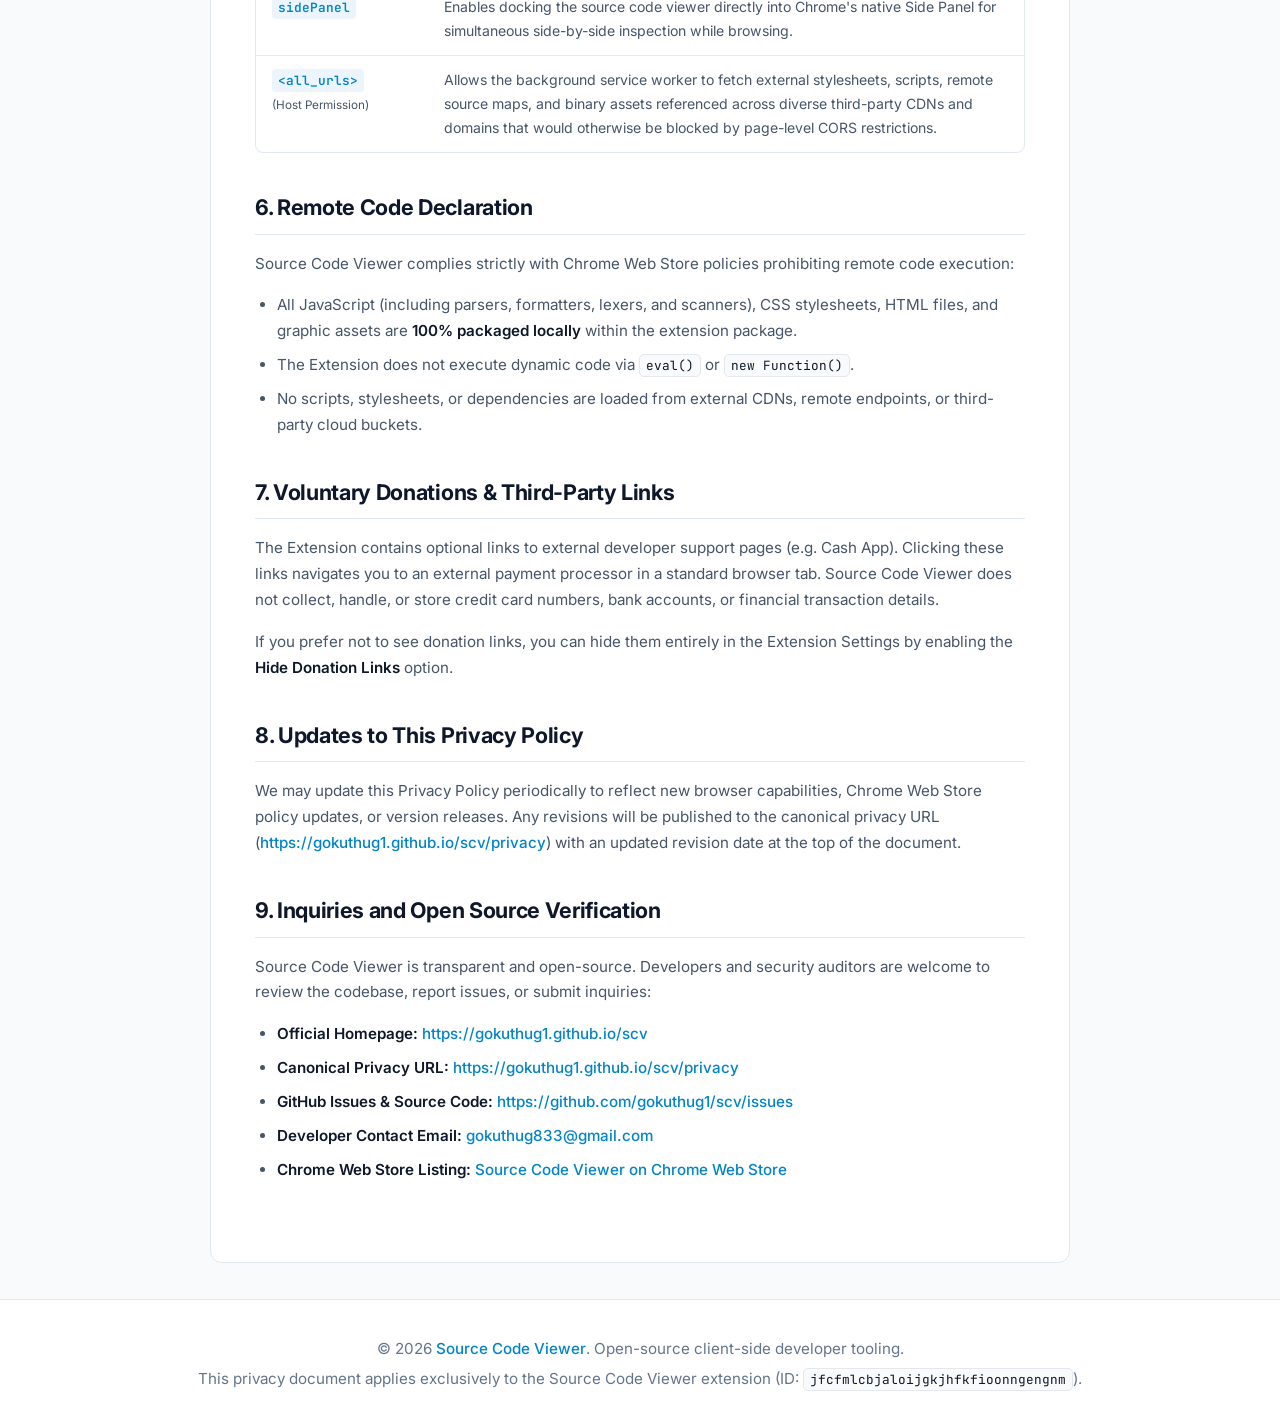
<file: privacy.html>
<!DOCTYPE html>
<html lang="en">
<head>
    <meta charset="UTF-8">
    <meta name="viewport" content="width=device-width, initial-scale=1.0">
    <title>Privacy Policy | Source Code Viewer</title>
    <link rel="canonical" href="https://gokuthug1.github.io/scv/privacy">
    <link rel="icon" type="image/png" href="v.png">

    <!-- Open Graph & Search Metadata -->
    <meta name="description" content="Official Privacy Policy for Source Code Viewer (v10.8). Learn how our 100% in-browser, zero-telemetry architecture protects your privacy.">
    <meta property="og:title" content="Privacy Policy | Source Code Viewer">
    <meta property="og:description" content="100% local in-browser source code inspection and reverse engineering with zero telemetry.">
    <meta property="og:url" content="https://gokuthug1.github.io/scv/privacy">
    <meta property="og:type" content="website">

    <!-- Google Fonts -->
    <link rel="preconnect" href="https://fonts.googleapis.com">
    <link rel="preconnect" href="https://fonts.gstatic.com" crossorigin>
    <link href="https://fonts.googleapis.com/css2?family=Inter:wght@400;500;600;700;800&family=JetBrains+Mono:wght@400;500;600&display=swap" rel="stylesheet">

    <style>
        :root {
            /* Light Theme Tokens */
            --bg-base: #f8fafc;
            --bg-surface: #ffffff;
            --bg-surface-secondary: #f1f5f9;
            --text-main: #0f172a;
            --text-muted: #475569;
            --text-subtle: #64748b;
            --brand-primary: #0284c7;
            --brand-hover: #0369a1;
            --brand-subtle: rgba(2, 132, 199, 0.08);
            --border: #e2e8f0;
            --border-hover: #cbd5e1;
            --code-bg: #f8fafc;
            --code-text: #0f172a;
            --badge-bg: #e0f2fe;
            --badge-text: #0369a1;
            --badge-border: #bae6fd;
            --callout-bg: #f0fdf4;
            --callout-border: #bbf7d0;
            --callout-text: #166534;
            --focus-ring: rgba(2, 132, 199, 0.35);
        }

        @media (prefers-color-scheme: dark) {
            :root {
                /* Dark Theme Tokens */
                --bg-base: #0b0f19;
                --bg-surface: #111827;
                --bg-surface-secondary: #1f2937;
                --text-main: #f9fafb;
                --text-muted: #d1d5db;
                --text-subtle: #9ca3af;
                --brand-primary: #38bdf8;
                --brand-hover: #7dd3fc;
                --brand-subtle: rgba(56, 189, 248, 0.1);
                --border: #374151;
                --border-hover: #4b5563;
                --code-bg: #1f2937;
                --code-text: #f3f4f6;
                --badge-bg: rgba(56, 189, 248, 0.12);
                --badge-text: #7dd3fc;
                --badge-border: rgba(56, 189, 248, 0.3);
                --callout-bg: rgba(16, 185, 129, 0.08);
                --callout-border: rgba(16, 185, 129, 0.25);
                --callout-text: #6ee7b7;
                --focus-ring: rgba(56, 189, 248, 0.4);
            }
        }

        *, *::before, *::after {
            box-sizing: border-box;
            margin: 0;
            padding: 0;
        }

        body {
            font-family: 'Inter', -apple-system, BlinkMacSystemFont, "Segoe UI", Roboto, sans-serif;
            line-height: 1.7;
            background-color: var(--bg-base);
            color: var(--text-main);
            display: flex;
            flex-direction: column;
            min-height: 100vh;
            -webkit-font-smoothing: antialiased;
            -moz-osx-font-smoothing: grayscale;
        }

        :focus-visible {
            outline: 2px solid var(--brand-primary);
            outline-offset: 2px;
        }

        /* Navigation */
        nav {
            background-color: var(--bg-surface);
            border-bottom: 1px solid var(--border);
            padding: 14px 24px;
            position: sticky;
            top: 0;
            z-index: 100;
        }

        .nav-container {
            max-width: 860px;
            margin: 0 auto;
            display: flex;
            justify-content: space-between;
            align-items: center;
            gap: 16px;
        }

        .nav-logo {
            display: flex;
            align-items: center;
            gap: 10px;
            font-weight: 700;
            font-size: 1.05rem;
            color: var(--text-main);
            text-decoration: none;
        }

        .nav-logo svg {
            color: var(--brand-primary);
            flex-shrink: 0;
        }

        .nav-links {
            display: flex;
            align-items: center;
            gap: 18px;
        }

        .nav-links a {
            display: inline-flex;
            align-items: center;
            gap: 6px;
            color: var(--text-subtle);
            text-decoration: none;
            font-size: 0.9rem;
            font-weight: 500;
            transition: color 0.15s ease;
        }

        .nav-links a:hover {
            color: var(--brand-primary);
        }

        /* Container */
        .container {
            width: 100%;
            max-width: 860px;
            margin: 36px auto;
            padding: 44px;
            background-color: var(--bg-surface);
            border: 1px solid var(--border);
            border-radius: 12px;
            flex-grow: 1;
        }

        /* Header */
        header {
            margin-bottom: 36px;
            padding-bottom: 24px;
            border-bottom: 1px solid var(--border);
        }

        .badge-header {
            display: inline-flex;
            align-items: center;
            gap: 6px;
            padding: 4px 10px;
            border-radius: 20px;
            font-size: 0.75rem;
            font-weight: 600;
            letter-spacing: 0.02em;
            text-transform: uppercase;
            background-color: var(--badge-bg);
            color: var(--badge-text);
            border: 1px solid var(--badge-border);
            margin-bottom: 14px;
        }

        header h1 {
            font-size: 2.25rem;
            font-weight: 800;
            letter-spacing: -0.025em;
            margin-bottom: 8px;
            color: var(--text-main);
            line-height: 1.25;
        }

        header .last-updated {
            font-size: 0.9rem;
            color: var(--text-subtle);
            font-weight: 500;
        }

        /* Callout Box */
        .callout-card {
            background-color: var(--callout-bg);
            border: 1px solid var(--callout-border);
            color: var(--callout-text);
            border-radius: 8px;
            padding: 18px 20px;
            margin-bottom: 32px;
            display: flex;
            align-items: flex-start;
            gap: 12px;
            font-size: 0.92rem;
            line-height: 1.6;
        }

        .callout-card svg {
            width: 20px;
            height: 20px;
            flex-shrink: 0;
            margin-top: 2px;
        }

        /* Section Content */
        section {
            margin-bottom: 36px;
        }

        section h2 {
            font-size: 1.35rem;
            font-weight: 700;
            color: var(--text-main);
            margin-bottom: 16px;
            padding-bottom: 8px;
            border-bottom: 1px solid var(--border);
            letter-spacing: -0.015em;
        }

        p {
            margin-bottom: 16px;
            color: var(--text-muted);
            font-size: 0.95rem;
        }

        ul, ol {
            margin-bottom: 20px;
            padding-left: 22px;
            color: var(--text-muted);
            font-size: 0.95rem;
        }

        li {
            margin-bottom: 8px;
        }

        li strong {
            color: var(--text-main);
        }

        /* Permissions Table */
        .table-wrapper {
            overflow-x: auto;
            margin: 20px 0 28px 0;
            border: 1px solid var(--border);
            border-radius: 8px;
        }

        table {
            width: 100%;
            border-collapse: collapse;
            font-size: 0.88rem;
            text-align: left;
        }

        thead {
            background-color: var(--bg-surface-secondary);
            border-bottom: 1px solid var(--border);
        }

        th {
            padding: 12px 16px;
            font-weight: 600;
            color: var(--text-main);
            white-space: nowrap;
        }

        td {
            padding: 12px 16px;
            border-bottom: 1px solid var(--border);
            color: var(--text-muted);
            vertical-align: top;
        }

        tr:last-child td {
            border-bottom: none;
        }

        .perm-tag {
            font-family: 'JetBrains Mono', monospace;
            font-size: 0.8rem;
            font-weight: 600;
            color: var(--brand-primary);
            background-color: var(--brand-subtle);
            padding: 3px 6px;
            border-radius: 4px;
            white-space: nowrap;
        }

        /* Inline Code */
        code {
            font-family: 'JetBrains Mono', monospace;
            background-color: var(--code-bg);
            color: var(--code-text);
            padding: 2px 6px;
            border-radius: 5px;
            font-size: 0.84em;
            border: 1px solid var(--border);
        }

        strong { 
            font-weight: 600; 
            color: var(--text-main);
        }

        /* Links */
        a {
            color: var(--brand-primary);
            text-decoration: none;
            font-weight: 500;
            transition: color 0.15s ease;
        }

        a:hover {
            color: var(--brand-hover);
            text-decoration: underline;
            text-underline-offset: 3px;
        }

        /* Footer */
        footer {
            text-align: center;
            padding: 32px 20px;
            border-top: 1px solid var(--border);
            color: var(--text-subtle);
            font-size: 0.88rem;
            background-color: var(--bg-surface);
        }

        footer p {
            margin: 4px 0;
            color: inherit;
        }

        /* Responsive Breakpoints */
        @media (max-width: 768px) {
            .container { 
                margin: 0; 
                padding: 24px 16px; 
                border-radius: 0; 
                border-left: none; 
                border-right: none; 
            }
            header h1 { font-size: 1.75rem; }
            section h2 { font-size: 1.2rem; }
            nav { padding: 12px 16px; }
            .nav-links { gap: 12px; }
        }
    </style>
</head>
<body>

    <!-- Header Navigation -->
    <nav aria-label="Main Navigation">
        <div class="nav-container">
            <a href="https://gokuthug1.github.io/scv" class="nav-logo" aria-label="Source Code Viewer Homepage">
                <svg aria-hidden="true" xmlns="http://www.w3.org/2000/svg" width="22" height="22" viewBox="0 0 24 24" fill="none" stroke="currentColor" stroke-width="2.5" stroke-linecap="round" stroke-linejoin="round">
                    <polyline points="16 18 22 12 16 6"></polyline>
                    <polyline points="8 6 2 12 8 18"></polyline>
                </svg>
                <span>Source Code Viewer</span>
            </a>
            <div class="nav-links">
                <a href="https://gokuthug1.github.io/scv">
                    <svg aria-hidden="true" xmlns="http://www.w3.org/2000/svg" width="15" height="15" viewBox="0 0 24 24" fill="none" stroke="currentColor" stroke-width="2" stroke-linecap="round" stroke-linejoin="round">
                        <path d="m3 9 9-7 9 7v11a2 2 0 0 1-2 2H5a2 2 0 0 1-2-2z"></path>
                        <polyline points="9 22 9 12 15 12 15 22"></polyline>
                    </svg>
                    <span>Overview</span>
                </a>
                <a href="https://github.com/gokuthug1/scv" target="_blank" rel="noopener noreferrer">
                    <svg aria-hidden="true" xmlns="http://www.w3.org/2000/svg" width="15" height="15" viewBox="0 0 24 24" fill="none" stroke="currentColor" stroke-width="2" stroke-linecap="round" stroke-linejoin="round">
                        <path d="M9 19c-5 1.5-5-2.5-7-3m14 6v-3.87a3.37 3.37 0 0 0-.94-2.61c3.14-.35 6.44-1.54 6.44-7A5.44 5.44 0 0 0 20 4.77 5.07 5.07 0 0 0 19.91 1S18.73.65 16 2.48a13.38 13.38 0 0 0-7 0C6.27.65 5.09 1 5.09 1A5.07 5.07 0 0 0 5 4.77a5.44 5.44 0 0 0-1.5 3.78c0 5.42 3.3 6.61 6.44 7A3.37 3.37 0 0 0 9 18.13V22"></path>
                    </svg>
                    <span>GitHub</span>
                </a>
            </div>
        </div>
    </nav>

    <div class="container">
        <header>
            <div class="badge-header">
                <svg aria-hidden="true" xmlns="http://www.w3.org/2000/svg" width="12" height="12" viewBox="0 0 24 24" fill="none" stroke="currentColor" stroke-width="2.5" stroke-linecap="round" stroke-linejoin="round">
                    <path d="M12 22s8-4 8-10V5l-8-3-8 3v7c0 6 8 10 8 10z"></path>
                </svg>
                <span>Manifest V3 Certified &bull; Zero Telemetry</span>
            </div>
            <h1>Privacy Policy</h1>
            <p class="last-updated">Last Updated: October 23, 2026 &bull; Extension Version: 10.8</p>
        </header>

        <main>
            <!-- Core Summary Callout -->
            <div class="callout-card" role="region" aria-label="Privacy Summary">
                <svg aria-hidden="true" xmlns="http://www.w3.org/2000/svg" viewBox="0 0 24 24" fill="none" stroke="currentColor" stroke-width="2" stroke-linecap="round" stroke-linejoin="round">
                    <path d="M22 11.08V12a10 10 0 1 1-5.93-9.14"></path>
                    <polyline points="22 4 12 14.01 9 11.01"></polyline>
                </svg>
                <div>
                    <strong>100% Local In-Browser Processing:</strong> Source Code Viewer does not collect, store, transmit, or monetize your personal data or browsing activity. All source code extraction, syntax highlighting, secret scanning, source map reconstruction, and ZIP file generation happen entirely on your computer inside your browser's local sandbox.
                </div>
            </div>

            <section id="zero-data-collection">
                <h2>1. Zero Telemetry & Data Collection Policy</h2>
                <p>Source Code Viewer (<a href="https://gokuthug1.github.io/scv">https://gokuthug1.github.io/scv</a>) is engineered from the ground up as an offline-capable developer utility. We adhere strictly to the principle of data minimization:</p>
                <ul>
                    <li><strong>No Tracking Scripts:</strong> The Extension contains zero telemetry SDKs, zero analytics scripts (such as Google Analytics, Segment, or Mixpanel), and zero tracking pixels.</li>
                    <li><strong>No Personal Identifiers:</strong> We do not collect, read, or request names, email addresses, phone numbers, IP addresses, geolocation data, or hardware identifiers.</li>
                    <li><strong>No Browsing History Recording:</strong> We do not log, retain, or transmit lists of URLs visited, search histories, or session timestamps.</li>
                    <li><strong>No Sale or Transfer of Data:</strong> We do not sell, rent, license, or transfer user information or website content to data brokers, ad networks, or third parties under any circumstance.</li>
                </ul>
            </section>

            <section id="information-accessed">
                <h2>2. Website Content Accessed & Scope of Processing</h2>
                <p>To inspect, format, and audit client-side web assets, the Extension accesses client-side files ephemerally from the web page currently loaded in your browser tab. Access is triggered <strong>only</strong> when you deliberately invoke the Extension (by clicking the toolbar action, opening the Side Panel, or clicking a context menu command):</p>
                <ul>
                    <li><strong>DOM Markup & Documents:</strong> Rendered client-side HTML DOM trees and document metadata.</li>
                    <li><strong>Stylesheets:</strong> Linked external stylesheets (<code>&lt;link rel="stylesheet"&gt;</code>), inline style blocks (<code>&lt;style&gt;</code>), and encapsulated Shadow DOM styling.</li>
                    <li><strong>Scripts:</strong> Linked external script files (<code>&lt;script src="..."&gt;</code>), dynamic JavaScript chunks, and inline script tags.</li>
                    <li><strong>Media & Binary References:</strong> Image sources (<code>&lt;img&gt;</code>), audio/video tags, web fonts, and linked web application manifests.</li>
                    <li><strong>Source Maps:</strong> Publicly exposed source map files (<code>.map</code>) referenced by scripts or stylesheets, used exclusively to unbundle original development file trees for inspection.</li>
                    <li><strong>Browser Storage Dump (Inspection Feature):</strong> When inspecting a page, readable client-side <code>localStorage</code>, <code>sessionStorage</code>, and active document cookies are structured into a downloadable <code>state.json</code> snapshot for local debugging purposes.</li>
                </ul>
                <p><strong>Ephemeral Processing Guarantee:</strong> All extraction, lexical tokenization, regex-based secret scanning, CSS coverage analysis, and beautification are computed in local browser memory and dedicated client-side Web Workers (<code>js/worker.js</code>). No website content is ever transmitted to an external server or proxy.</p>
            </section>

            <section id="local-storage">
                <h2>3. Local Storage, Caching, and IndexedDB</h2>
                <p>The Extension uses native browser storage APIs exclusively on your machine for session state and offline persistence:</p>
                <ul>
                    <li><strong><code>chrome.storage.local</code>:</strong> Temporarily holds serialized source data snapshots when passing inspected files between the extension popup, background service worker, and full-screen viewer tabs. These transient entries are automatically cleared once consumed.</li>
                    <li><strong>IndexedDB (<code>SourceCodeViewerDB</code>):</strong> An isolated browser database that stores local code sessions, uncompressed binary assets (images, fonts), and reference snapshots for the local Diff Snapshot feature. Cached sessions in IndexedDB are automatically pruned after 2 hours of inactivity.</li>
                    <li><strong><code>chrome.storage.sync</code>:</strong> Stores non-personal configuration preferences (e.g. selected UI theme, line counter toggles, window mode, custom CSS overrides). This configuration is automatically synced by Chrome to your signed-in browser profile.</li>
                </ul>
            </section>

            <section id="third-party-exports">
                <h2>4. User-Initiated Third-Party Cloud Exports (Optional)</h2>
                <p>The Extension contains optional cloud and IDE export integrations designed to help developers test code snippets. <strong>These exports are entirely manual and never execute automatically.</strong></p>
                <p>When you explicitly click an export button, only the code snippets currently open are packaged and forwarded directly to the selected service under your direction:</p>
                <ul>
                    <li><strong>VS Code Desktop:</strong> Packages an organized project archive (<code>.zip</code>) locally to your disk and initiates a local protocol handler (<code>vscode://file/...</code>).</li>
                    <li><strong>VS Code for Web (vscode.dev):</strong> Navigates to official GitHub-hosted repository links on <code>vscode.dev</code>.</li>
                    <li><strong>CodePen / JSFiddle / StackBlitz:</strong> Transmits an explicit HTTP POST form containing your selected HTML, CSS, and JS to the respective platform in a new browser tab.</li>
                    <li><strong>GitHub Gist Export & Personal Access Tokens (PAT):</strong> If you choose to export snapshots to GitHub Gists, you may supply a GitHub Personal Access Token in Settings. This token is saved exclusively in your browser's secure <code>chrome.storage.sync</code> area. It is transmitted solely over encrypted HTTPS directly to GitHub's official API (<code>https://api.github.com/gists</code>) when creating your requested Gist.</li>
                </ul>
            </section>

            <section id="permissions-table">
                <h2>5. Chrome Manifest V3 Permissions Justifications</h2>
                <p>Under Google Chrome's Manifest V3 standard, the Extension declares permissions strictly required for its single purpose as a developer inspection and export tool:</p>

                <div class="table-wrapper">
                    <table>
                        <thead>
                            <tr>
                                <th scope="col">Permission</th>
                                <th scope="col">Technical Justification</th>
                            </tr>
                        </thead>
                        <tbody>
                            <tr>
                                <td><span class="perm-tag">activeTab</span></td>
                                <td>Grants temporary, user-invoked access to inspect the active browser tab when you click the extension icon or context menu item.</td>
                            </tr>
                            <tr>
                                <td><span class="perm-tag">scripting</span></td>
                                <td>Executes the local content extraction bridge (<code>js/content-bridge.js</code>) inside the web page context to read rendered DOM elements, stylesheets, and scripts without altering page behavior.</td>
                            </tr>
                            <tr>
                                <td><span class="perm-tag">storage</span></td>
                                <td>Saves user theme preferences, custom CSS overrides, and display configurations in <code>chrome.storage.sync</code>, and transfers extraction sessions via <code>chrome.storage.local</code>.</td>
                            </tr>
                            <tr>
                                <td><span class="perm-tag">downloads</span></td>
                                <td>Enables users to download individual extracted source files, unbundled source maps, and complete website asset ZIP archives directly to local disk.</td>
                            </tr>
                            <tr>
                                <td><span class="perm-tag">contextMenus</span></td>
                                <td>Registers quick right-click shortcuts ("Open Source Code Viewer", "Open in Side Panel", "Settings") for developer convenience.</td>
                            </tr>
                            <tr>
                                <td><span class="perm-tag">unlimitedStorage</span></td>
                                <td>Prevents browser quota errors in IndexedDB (<code>SCVDB</code>) and local cache when extracting large single-page applications or complex source map directory trees.</td>
                            </tr>
                            <tr>
                                <td><span class="perm-tag">tabs</span></td>
                                <td>Opens the full-screen viewer and options pages in dedicated browser tabs and captures the active tab title and URL to name downloaded archives accurately.</td>
                            </tr>
                            <tr>
                                <td><span class="perm-tag">sidePanel</span></td>
                                <td>Enables docking the source code viewer directly into Chrome's native Side Panel for simultaneous side-by-side inspection while browsing.</td>
                            </tr>
                            <tr>
                                <td><span class="perm-tag">&lt;all_urls&gt;</span><br><small>(Host Permission)</small></td>
                                <td>Allows the background service worker to fetch external stylesheets, scripts, remote source maps, and binary assets referenced across diverse third-party CDNs and domains that would otherwise be blocked by page-level CORS restrictions.</td>
                            </tr>
                        </tbody>
                    </table>
                </div>
            </section>

            <section id="remote-code">
                <h2>6. Remote Code Declaration</h2>
                <p>Source Code Viewer complies strictly with Chrome Web Store policies prohibiting remote code execution:</p>
                <ul>
                    <li>All JavaScript (including parsers, formatters, lexers, and scanners), CSS stylesheets, HTML files, and graphic assets are <strong>100% packaged locally</strong> within the extension package.</li>
                    <li>The Extension does not execute dynamic code via <code>eval()</code> or <code>new Function()</code>.</li>
                    <li>No scripts, stylesheets, or dependencies are loaded from external CDNs, remote endpoints, or third-party cloud buckets.</li>
                </ul>
            </section>

            <section id="voluntary-donations">
                <h2>7. Voluntary Donations & Third-Party Links</h2>
                <p>The Extension contains optional links to external developer support pages (e.g. Cash App). Clicking these links navigates you to an external payment processor in a standard browser tab. Source Code Viewer does not collect, handle, or store credit card numbers, bank accounts, or financial transaction details.</p>
                <p>If you prefer not to see donation links, you can hide them entirely in the Extension Settings by enabling the <strong>Hide Donation Links</strong> option.</p>
            </section>

            <section id="policy-changes">
                <h2>8. Updates to This Privacy Policy</h2>
                <p>We may update this Privacy Policy periodically to reflect new browser capabilities, Chrome Web Store policy updates, or version releases. Any revisions will be published to the canonical privacy URL (<a href="https://gokuthug1.github.io/scv/privacy">https://gokuthug1.github.io/scv/privacy</a>) with an updated revision date at the top of the document.</p>
            </section>

            <section id="contact">
                <h2>9. Inquiries and Open Source Verification</h2>
                <p>Source Code Viewer is transparent and open-source. Developers and security auditors are welcome to review the codebase, report issues, or submit inquiries:</p>
                <ul>
                    <li><strong>Official Homepage:</strong> <a href="https://gokuthug1.github.io/scv">https://gokuthug1.github.io/scv</a></li>
                    <li><strong>Canonical Privacy URL:</strong> <a href="https://gokuthug1.github.io/scv/privacy">https://gokuthug1.github.io/scv/privacy</a></li>
                    <li><strong>GitHub Issues & Source Code:</strong> <a href="https://github.com/gokuthug1/scv/issues" target="_blank" rel="noopener noreferrer">https://github.com/gokuthug1/scv/issues</a></li>
                    <li><strong>Developer Contact Email:</strong> <a href="mailto:gokuthug833@gmail.com">gokuthug833@gmail.com</a></li>
                    <li><strong>Chrome Web Store Listing:</strong> <a href="https://chromewebstore.google.com/detail/jfcfmlcbjaloijgkjhfkfioonngengnm" target="_blank" rel="noopener noreferrer">Source Code Viewer on Chrome Web Store</a></li>
                </ul>
            </section>
        </main>
    </div>

    <footer>
        <p>&copy; <span id="currentYear">2026</span> <a href="https://gokuthug1.github.io/scv">Source Code Viewer</a>. Open-source client-side developer tooling.</p>
        <p>This privacy document applies exclusively to the Source Code Viewer extension (ID: <code>jfcfmlcbjaloijgkjhfkfioonngengnm</code>).</p>
    </footer>

    <script>
        document.addEventListener('DOMContentLoaded', function() {
            const yearEl = document.getElementById('currentYear');
            if (yearEl) {
                yearEl.textContent = new Date().getFullYear();
            }
        });
    </script>
</body>
</html>
</file>
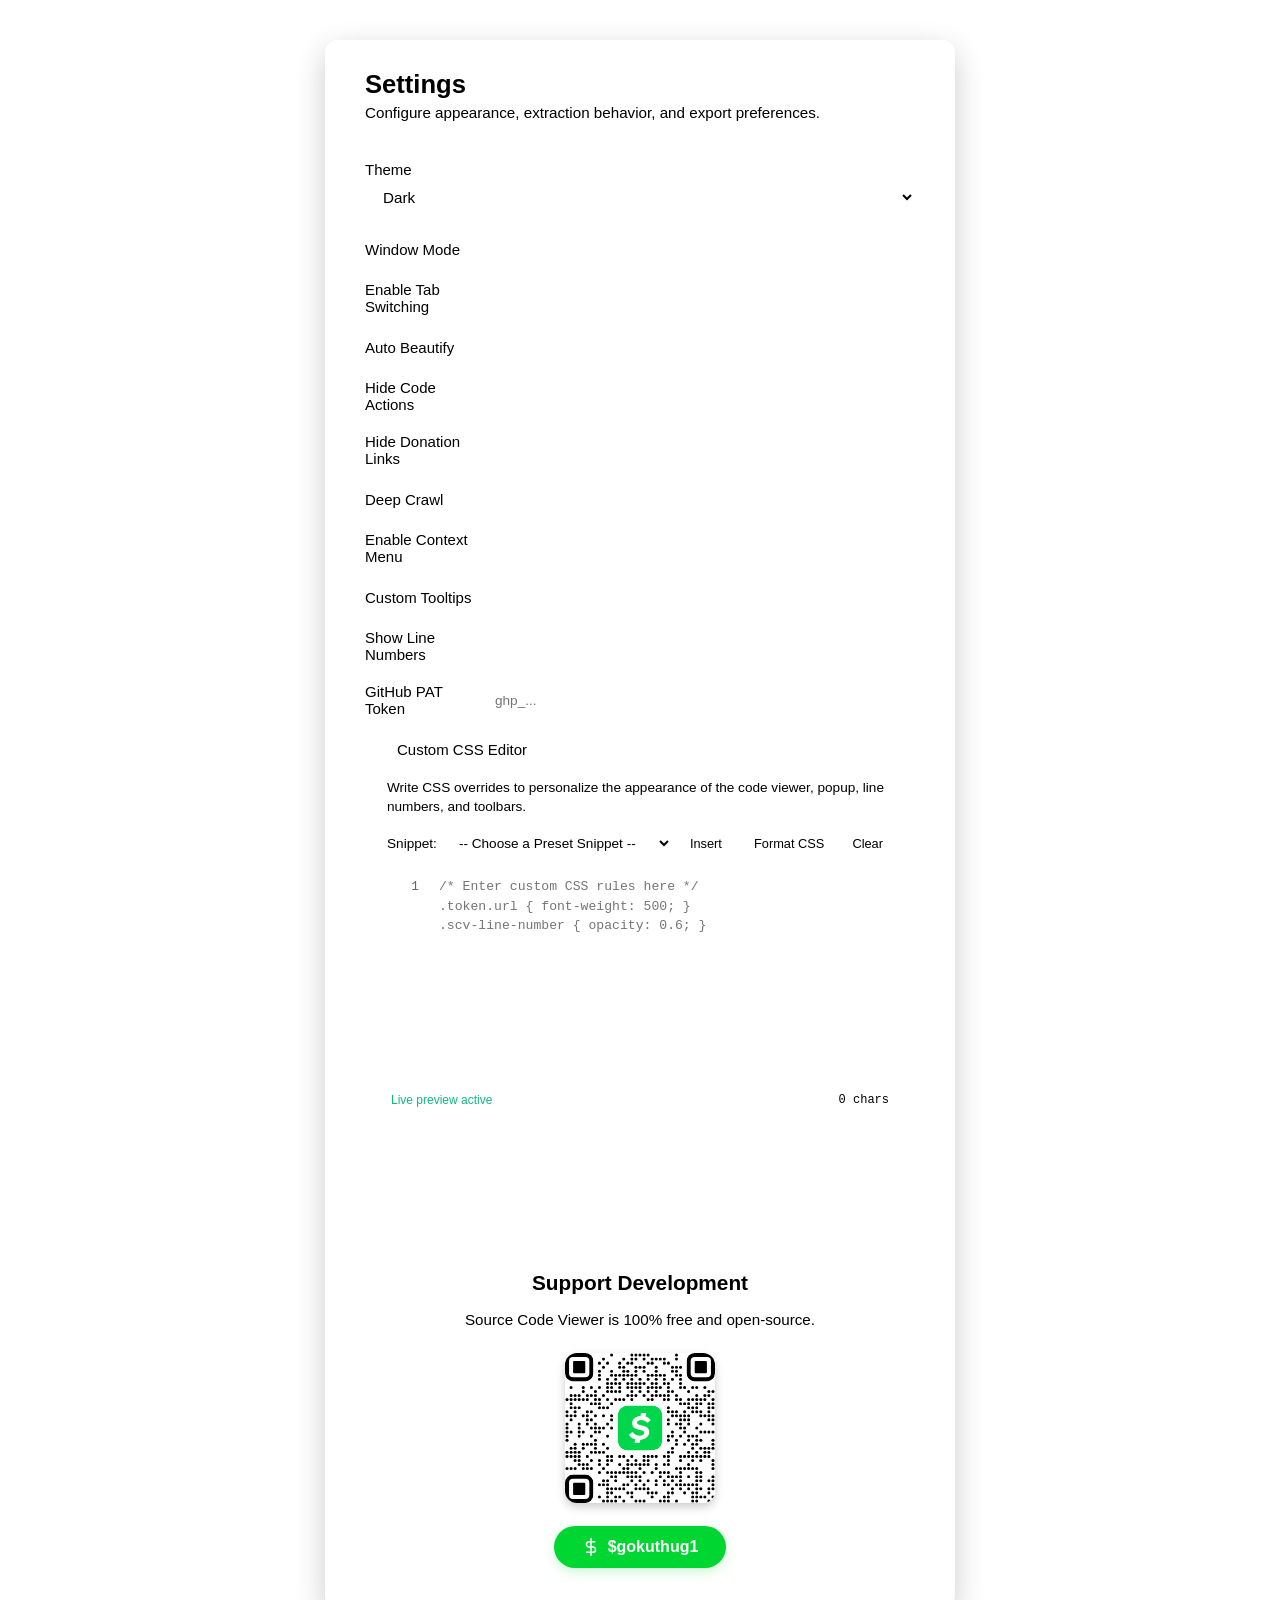
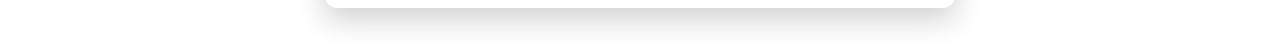
<file: settings.html>
<!DOCTYPE html>

<html lang="en">

<head>

  <meta charset="UTF-8">

  <meta name="viewport" content="width=device-width, initial-scale=1.0">

  <title>Source Code Viewer Settings</title>

  <link rel="icon" type="image/png" href="images/v.png">

  <style id="theme-styles"></style>

  <link rel="stylesheet" href="css/settings.css">

  <style id="custom-user-css"></style>

</head>

<body>

  <div class="container">

    <header>

      <h1>Settings</h1>

      <p>Configure appearance, extraction behavior, and export preferences.</p>

    </header>



    <div class="setting-row">

      <label for="theme-select">Theme</label>

      <select id="theme-select">

        <option value="Dark">Dark</option>

        <option value="Light">Light</option>

        <option value="Monokai">Monokai</option>

        <option value="Nord">Nord</option>

        <option value="Dracula">Dracula</option>

        <option value="Cyberpunk">Cyberpunk</option>

        <option value="Solarized Dark">Solarized Dark</option>

        <option value="Custom">Custom</option>

      </select>

    </div>



    <div class="setting-row">

      <label for="window-mode-toggle" title="Opens the extension in a floating window instead of a popup">Window Mode</label>

      <label class="toggle-switch">

        <input type="checkbox" id="window-mode-toggle">

        <span class="toggle-slider"></span>

      </label>

    </div>



    <div class="setting-row">

      <label for="tab-switching-toggle" title="Allows switching between open tabs inside the dropdown selector">Enable Tab Switching</label>

      <label class="toggle-switch">

        <input type="checkbox" id="tab-switching-toggle">

        <span class="toggle-slider"></span>

      </label>

    </div>



    <div class="setting-row">

      <label for="auto-beautify-toggle" title="Automatically format HTML, CSS, and JS code upon extraction">Auto Beautify</label>

      <label class="toggle-switch">

        <input type="checkbox" id="auto-beautify-toggle">

        <span class="toggle-slider"></span>

      </label>

      <span id="beautify-warning" class="warning-text">

        <svg aria-hidden="true" xmlns="http://www.w3.org/2000/svg" width="16" height="16" viewBox="0 0 24 24" fill="none" stroke="currentColor" stroke-width="2" stroke-linecap="round" stroke-linejoin="round" class="inline-warning-svg"><polygon points="7.86 2 16.14 2 22 7.86 22 16.14 16.14 22 7.86 22 2 16.14 2 7.86 7.86 2"></polygon><line x1="12" y1="8" x2="12" y2="12"></line><line x1="12" y1="16" x2="12.01" y2="16"></line></svg>

        Formatting heavy sites (e.g. YouTube, SPA bundles) may take several seconds.

      </span>

    </div>



    <div class="setting-row">

      <label for="hide-actions-toggle" title="Hides the Beautify, Copy, and Open in Tab buttons inside the code viewer">Hide Code Actions</label>

      <label class="toggle-switch">

        <input type="checkbox" id="hide-actions-toggle">

        <span class="toggle-slider"></span>

      </label>

    </div>



    <div class="setting-row">

      <label for="hide-donation-toggle" title="Hides the donate button in the popup and the Support section below">Hide Donation Links</label>

      <label class="toggle-switch">

        <input type="checkbox" id="hide-donation-toggle">

        <span class="toggle-slider"></span>

      </label>

    </div>



    <div class="setting-row">

      <label for="deep-crawl-toggle" title="Downloads images, media, fonts, and linked HTML pages">Deep Crawl</label>

      <label class="toggle-switch">

        <input type="checkbox" id="deep-crawl-toggle">

        <span class="toggle-slider"></span>

      </label>

      <span id="deep-crawl-warning" class="warning-text">

        <svg aria-hidden="true" xmlns="http://www.w3.org/2000/svg" width="16" height="16" viewBox="0 0 24 24" fill="none" stroke="currentColor" stroke-width="2" stroke-linecap="round" stroke-linejoin="round" class="inline-warning-svg"><polygon points="7.86 2 16.14 2 22 7.86 22 16.14 16.14 22 7.86 22 2 16.14 2 7.86 7.86 2"></polygon><line x1="12" y1="8" x2="12" y2="12"></line><line x1="12" y1="16" x2="12.01" y2="16"></line></svg>

        Deep crawl downloads binary media, stylesheets, and linked sub-resources.

      </span>

    </div>



    <div class="setting-row">

      <label for="context-menu-toggle" title="Adds a 'Open Source Code Viewer' option when right-clicking on pages">Enable Context Menu</label>

      <label class="toggle-switch">

        <input type="checkbox" id="context-menu-toggle">

        <span class="toggle-slider"></span>

      </label>

    </div>



    <div class="setting-row">

      <label for="custom-tooltips-toggle" title="Enables custom tooltips instead of browser default ones">Custom Tooltips</label>

      <label class="toggle-switch">

        <input type="checkbox" id="custom-tooltips-toggle">

        <span class="toggle-slider"></span>

      </label>

    </div>



    <div class="setting-row">

      <label for="line-numbers-toggle" title="Shows line numbers in the editor gutter and line count statistics">Show Line Numbers</label>

      <label class="toggle-switch">

        <input type="checkbox" id="line-numbers-toggle" checked>

        <span class="toggle-slider"></span>

      </label>

    </div>



    <div class="setting-row">

      <label for="github-pat-input" title="GitHub Personal Access Token for exporting extractions directly to Gists">GitHub PAT Token</label>

      <input type="password" id="github-pat-input" placeholder="ghp_..." autocomplete="off" spellcheck="false" style="padding: 6px 10px; border-radius: 6px; border: 1px solid var(--border-color); background-color: var(--main-bg); color: var(--main-text-color); font-family: inherit; font-size: 0.85rem; width: 220px;">

    </div>



    <fieldset id="custom-theme-settings" style="display: none;">

      <legend>Custom Theme Colors</legend>



      <div class="theme-manager-toolbar">

        <div class="theme-preset-controls">

          <label for="theme-preset-select">Preset:</label>

          <select id="theme-preset-select" class="compact-select"></select>

          <button type="button" id="save-preset-btn" class="secondary-btn small-btn" title="Save current colors as a named custom preset">Save As...</button>

          <button type="button" id="delete-preset-btn" class="secondary-btn small-btn danger-btn" title="Delete selected custom preset" style="display: none;">Delete</button>

        </div>



        <div class="theme-file-controls">

          <button type="button" id="export-theme-btn" class="secondary-btn small-btn" title="Export theme as a JSON file">

            <svg aria-hidden="true" xmlns="http://www.w3.org/2000/svg" viewBox="0 0 24 24" fill="none" stroke="currentColor" stroke-width="2" stroke-linecap="round" stroke-linejoin="round" class="btn-svg"><path d="M21 15v4a2 2 0 0 1-2 2H5a2 2 0 0 1-2-2v-4"></path><polyline points="7 10 12 15 17 10"></polyline><line x1="12" y1="15" x2="12" y2="3"></line></svg>

            Export

          </button>

          <label for="import-theme-file" class="secondary-btn small-btn import-file-label" title="Import theme from a JSON file">

            <svg aria-hidden="true" xmlns="http://www.w3.org/2000/svg" viewBox="0 0 24 24" fill="none" stroke="currentColor" stroke-width="2" stroke-linecap="round" stroke-linejoin="round" class="btn-svg"><path d="M21 15v4a2 2 0 0 1-2 2H5a2 2 0 0 1-2-2v-4"></path><polyline points="17 8 12 3 7 8"></polyline><line x1="12" y1="3" x2="12" y2="15"></line></svg>

            Import

            <input type="file" id="import-theme-file" accept=".json,application/json" style="display: none;">

          </label>

        </div>

      </div>



      <div id="custom-color-pickers-container"></div>

    </fieldset>



    <fieldset id="custom-css-section" class="custom-css-section">

      <legend>Custom CSS Editor</legend>

      <p class="section-desc">Write CSS overrides to personalize the appearance of the code viewer, popup, line numbers, and toolbars.</p>



      <div class="css-editor-toolbar">

        <div class="css-preset-group">

          <label for="css-snippet-select">Snippet:</label>

          <select id="css-snippet-select" class="compact-select">

            <option value="">-- Choose a Preset Snippet --</option>

            <option value="neon-glow">Neon Link Glow & Accents</option>

            <option value="glassmorphism">Translucent Panels</option>

            <option value="custom-font">Custom Code Font & Ligatures</option>

            <option value="minimal-clean">Minimalist Clean Editor</option>

            <option value="retro-amber">Retro Terminal Palette</option>

            <option value="cyberpunk-borders">Cyberpunk Glowing Outlines</option>

            <option value="custom-scrollbar">Custom Scrollbar</option>

          </select>

          <button type="button" id="insert-snippet-btn" class="secondary-btn small-btn">Insert</button>

        </div>

        <div class="css-btn-group">

          <button type="button" id="format-css-btn" class="secondary-btn small-btn" title="Auto-format CSS code">Format CSS</button>

          <button type="button" id="clear-css-btn" class="secondary-btn small-btn" title="Clear CSS editor">Clear</button>

        </div>

      </div>



      <div class="css-editor-container">

        <div class="css-editor-gutter" id="css-editor-gutter">1</div>

        <textarea id="custom-css-input" class="css-editor-textarea" spellcheck="false" placeholder="/* Enter custom CSS rules here */&#10;.token.url { font-weight: 500; }&#10;.scv-line-number { opacity: 0.6; }"></textarea>

      </div>

      <div class="css-editor-footer">

        <span id="css-status" class="css-status-text">Live preview active</span>

        <span id="css-char-count" class="css-char-count">0 chars</span>

      </div>

    </fieldset>



    <div class="actions">

      <button id="save-btn" class="primary-btn">Save Settings</button>

      <span id="status-message" aria-live="polite"></span>

    </div>



    <div class="donation-section" id="donation-section">

      <h2>Support Development</h2>

      <p>Source Code Viewer is 100% free and open-source.</p>



      <div class="qr-container">

        <img src="images/QR.svg" alt="Scan to Donate via Cash App">

      </div>



      <a href="https://cash.app/$gokuthug1" target="_blank" rel="noopener noreferrer" class="donate-link-btn">

        <svg aria-hidden="true" xmlns="http://www.w3.org/2000/svg" viewBox="0 0 24 24" fill="none" stroke="currentColor" stroke-width="2" stroke-linecap="round" stroke-linejoin="round">

            <line x1="12" y1="1" x2="12" y2="23"></line>

            <path d="M17 5H9.5a3.5 3.5 0 0 0 0 7h5a3.5 3.5 0 0 1 0 7H6"></path>

        </svg>

        $gokuthug1

      </a>

    </div>



  </div>



  <script src="js/themes.js"></script>

  <script src="js/beautifier.js"></script>

  <script src="js/settings.js"></script>

</body>

</html>
</file>
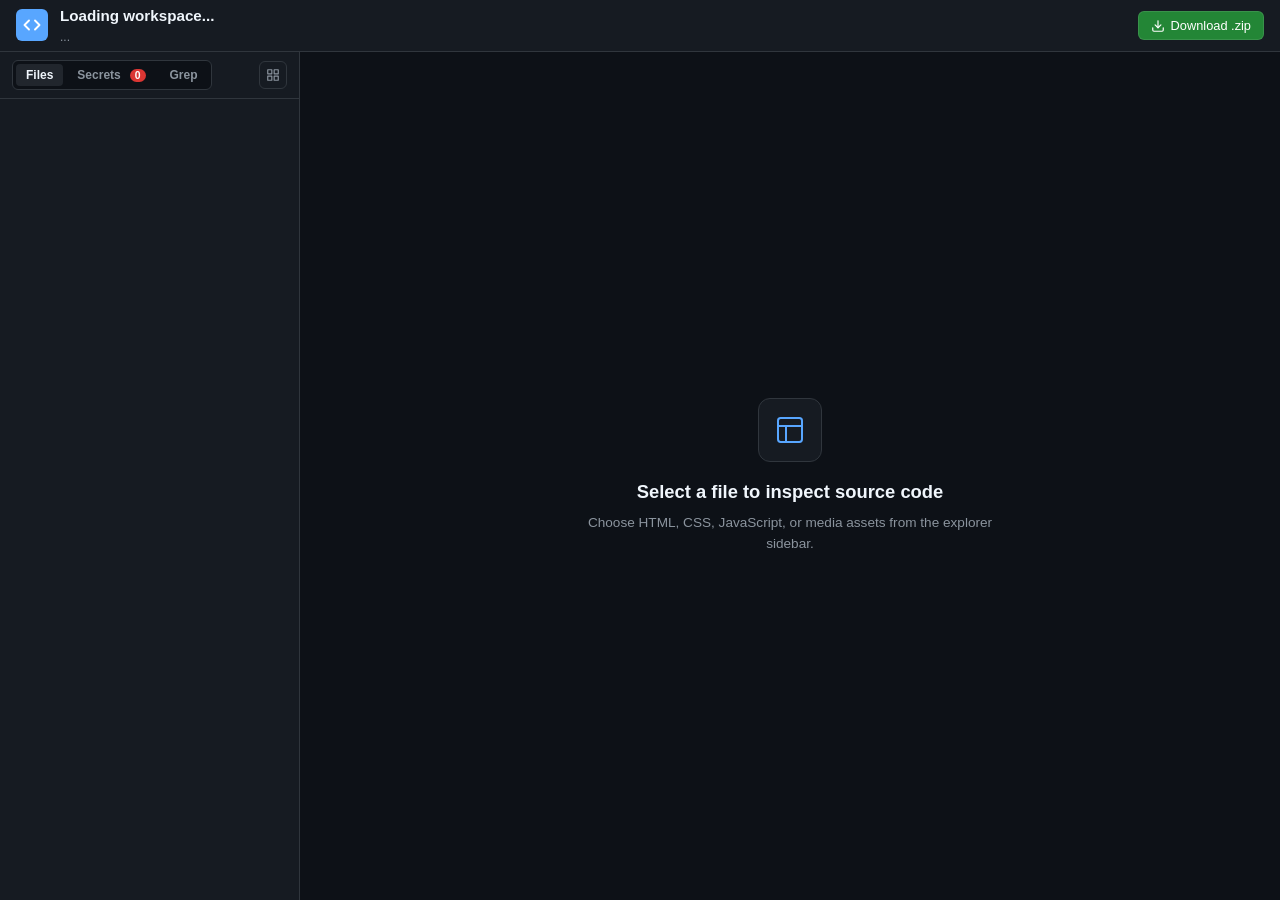
<file: viewer.html>
<!DOCTYPE html>

<html lang="en">

<head>

  <meta charset="UTF-8">

  <meta name="viewport" content="width=device-width, initial-scale=1.0">

  <title>Source Code Viewer</title>

  <link rel="icon" type="image/png" href="images/v.png">

  <style id="theme-styles"></style>

  <link rel="stylesheet" href="css/viewer.css">

  <style id="custom-user-css"></style>

</head>

<body>



  <header>

    <div class="header-left">

      <div class="app-icon" data-tooltip="Source Code Viewer Workspace">

        <svg aria-hidden="true" xmlns="http://www.w3.org/2000/svg" viewBox="0 0 24 24" fill="none" stroke="currentColor" stroke-width="2.5" stroke-linecap="round" stroke-linejoin="round">

          <polyline points="16 18 22 12 16 6"></polyline>

          <polyline points="8 6 2 12 8 18"></polyline>

        </svg>

      </div>

      <div class="header-info">

        <div class="title-badge-row">

          <h1 id="page-title">Loading workspace...</h1>

          <div id="framework-badges" class="framework-badges"></div>

        </div>

        <p id="page-url">...</p>

      </div>

    </div>



    <div class="header-center" id="tab-selector-container" style="display: none;">

      <svg aria-hidden="true" xmlns="http://www.w3.org/2000/svg" viewBox="0 0 24 24" fill="none" stroke="currentColor" stroke-width="2" stroke-linecap="round" stroke-linejoin="round" class="selector-icon">

        <rect x="3" y="3" width="18" height="18" rx="2" ry="2"></rect>

        <line x1="9" y1="3" x2="9" y2="21"></line>

      </svg>

      <select id="tab-select" class="tab-select-dropdown" aria-label="Select inspectable tab"></select>

      <button id="refresh-tab-btn" class="icon-action-btn" data-tooltip="Refresh Current Page Sources" aria-label="Refresh Current Page Sources">

        <svg aria-hidden="true" xmlns="http://www.w3.org/2000/svg" viewBox="0 0 24 24" fill="none" stroke="currentColor" stroke-width="2" stroke-linecap="round" stroke-linejoin="round">

          <polyline points="23 4 23 10 17 10"></polyline>

          <polyline points="1 20 1 14 7 14"></polyline>

          <path d="M3.51 9a9 9 0 0 1 14.85-3.36L23 10M1 14l4.64 4.36A9 9 0 0 0 20.49 15"></path>

        </svg>

      </button>

    </div>



    <div class="header-actions">

      <div id="header-asset-actions" class="header-asset-actions"></div>



      <button id="download-btn" class="action-btn primary-btn">

        <svg aria-hidden="true" xmlns="http://www.w3.org/2000/svg" viewBox="0 0 24 24" fill="none" stroke="currentColor" stroke-width="2" stroke-linecap="round" stroke-linejoin="round">

          <path d="M21 15v4a2 2 0 0 1-2 2H5a2 2 0 0 1-2-2v-4"></path>

          <polyline points="7 10 12 15 17 10"></polyline>

          <line x1="12" y1="15" x2="12" y2="3"></line>

        </svg>

        <span>Download .zip</span>

      </button>

    </div>

  </header>



  <div class="main-container">

    <aside class="sidebar">

      <div class="sidebar-header">

        <div class="sidebar-tabs">

          <button id="tab-files-btn" class="sidebar-tab-btn active">Files</button>

          <button id="tab-secrets-btn" class="sidebar-tab-btn">Secrets <span id="secrets-badge" class="badge">0</span></button>

          <button id="tab-grep-btn" class="sidebar-tab-btn">Grep</button>

        </div>

        <button id="toggle-view-btn" class="icon-toggle-btn" data-tooltip="Toggle Tree / Flat View" aria-label="Toggle Tree / Flat View">

          <svg aria-hidden="true" xmlns="http://www.w3.org/2000/svg" viewBox="0 0 24 24" fill="none" stroke="currentColor" stroke-width="2" stroke-linecap="round" stroke-linejoin="round"><rect x="3" y="3" width="7" height="7"></rect><rect x="14" y="3" width="7" height="7"></rect><rect x="14" y="14" width="7" height="7"></rect><rect x="3" y="14" width="7" height="7"></rect></svg>

        </button>

      </div>



      <div id="file-list" class="file-list sidebar-panel active"></div>



      <div id="secrets-panel" class="sidebar-panel">

        <div class="panel-inner" id="secrets-list">

          <p class="empty-msg">No credentials scanned yet.</p>

        </div>

      </div>



      <div id="grep-panel" class="sidebar-panel">

        <div class="grep-search-box">

          <input type="text" id="grep-input" placeholder="Search across all files (text or regex)..." aria-label="Search across files" />

        </div>

        <div class="panel-inner" id="grep-results">

          <p class="empty-msg">Type search query above.</p>

        </div>

      </div>

    </aside>



    <main class="editor-area">

      <div id="welcome-message" class="welcome-screen">

        <div class="welcome-icon-wrapper">

          <svg aria-hidden="true" xmlns="http://www.w3.org/2000/svg" width="32" height="32" viewBox="0 0 24 24" fill="none" stroke="currentColor" stroke-width="1.5" stroke-linecap="round" stroke-linejoin="round" class="welcome-icon">

            <rect x="3" y="3" width="18" height="18" rx="2" ry="2"></rect>

            <line x1="3" y1="9" x2="21" y2="9"></line>

            <line x1="9" y1="21" x2="9" y2="9"></line>

          </svg>

        </div>

        <h2>Select a file to inspect source code</h2>

        <p>Choose HTML, CSS, JavaScript, or media assets from the explorer sidebar.</p>

      </div>



      <div id="code-container" style="display: none;">

        <div class="editor-toolbar">

          <div class="file-info-group">

            <span id="current-file-path">filename.js</span>

            <span id="current-file-size" class="file-size-badge">0 B</span>

            <span id="current-file-lines" class="file-size-badge line-count-badge" style="display: none;"></span>

            <span id="css-coverage-badge" class="file-size-badge coverage-badge" style="display: none;"></span>

          </div>



          <div class="toolbar-actions" id="viewer-toolbar-actions">

            <button id="find-in-file-btn" class="icon-action-btn" data-tooltip="Find in file (Ctrl+F)" aria-label="Find in file">

              <svg aria-hidden="true" xmlns="http://www.w3.org/2000/svg" viewBox="0 0 24 24" fill="none" stroke="currentColor" stroke-width="2" stroke-linecap="round" stroke-linejoin="round">

                <circle cx="11" cy="11" r="8"></circle>

                <line x1="21" y1="21" x2="16.65" y2="16.65"></line>

              </svg>

            </button>



            <button id="open-new-tab-btn" class="icon-action-btn" data-tooltip="Open in new tab" aria-label="Open in new tab" style="display: none;">

              <svg aria-hidden="true" xmlns="http://www.w3.org/2000/svg" viewBox="0 0 24 24" fill="none" stroke="currentColor" stroke-width="2" stroke-linecap="round" stroke-linejoin="round">

                <path d="M18 13v6a2 2 0 0 1-2 2H5a2 2 0 0 1-2-2V8a2 2 0 0 1 2-2h6"></path>

                <polyline points="15 3 21 3 21 9"></polyline>

                <line x1="10" y1="14" x2="21" y2="3"></line>

              </svg>

            </button>



            <button id="beautify-code-btn" class="icon-action-btn" data-tooltip="Beautify / Format Code" aria-label="Format Code">

              <svg aria-hidden="true" xmlns="http://www.w3.org/2000/svg" viewBox="0 0 24 24" fill="none" stroke="currentColor" stroke-width="2" stroke-linecap="round" stroke-linejoin="round"><path d="m21.64 3.64-1.28-1.28a1.21 1.21 0 0 0-1.72 0L2.36 18.64a1.21 1.21 0 0 0 0 1.72l1.28 1.28a1.2 1.2 0 0 0 1.72 0L21.64 5.36a1.2 1.2 0 0 0 0-1.72z"></path><line x1="14" y1="7" x2="17" y2="10"></line></svg>

            </button>



            <button id="copy-code-btn" class="icon-action-btn" data-tooltip="Copy Code" aria-label="Copy Code">

              <svg aria-hidden="true" xmlns="http://www.w3.org/2000/svg" viewBox="0 0 24 24" fill="none" stroke="currentColor" stroke-width="2" stroke-linecap="round" stroke-linejoin="round">

                <rect x="9" y="9" width="13" height="13" rx="2" ry="2"></rect>

                <path d="M5 15H4a2 2 0 0 1-2-2V4a2 2 0 0 1 2-2h9a2 2 0 0 1 2 2v1"></path>

              </svg>

            </button>



            <button id="single-download-btn" class="icon-action-btn" data-tooltip="Download File" aria-label="Download File">

              <svg aria-hidden="true" xmlns="http://www.w3.org/2000/svg" viewBox="0 0 24 24" fill="none" stroke="currentColor" stroke-width="2" stroke-linecap="round" stroke-linejoin="round"><path d="M21 15v4a2 2 0 0 1-2 2H5a2 2 0 0 1-2-2v-4"></path><polyline points="7 10 12 15 17 10"></polyline><line x1="12" y1="15" x2="12" y2="3"></line></svg>

            </button>



            <button id="live-preview-btn" class="toolbar-pill-btn accent-pill" data-tooltip="Run Live Preview">

              <svg aria-hidden="true" xmlns="http://www.w3.org/2000/svg" viewBox="0 0 24 24" fill="none" stroke="currentColor" stroke-width="2" stroke-linecap="round" stroke-linejoin="round"><polygon points="5 3 19 12 5 21 5 3"></polygon></svg>

              <span>Live Preview</span>

            </button>



            <button id="diff-snapshot-btn" class="toolbar-pill-btn" data-tooltip="Diff against Page Snapshot">

              <svg aria-hidden="true" xmlns="http://www.w3.org/2000/svg" viewBox="0 0 24 24" fill="none" stroke="currentColor" stroke-width="2" stroke-linecap="round" stroke-linejoin="round"><line x1="18" y1="20" x2="18" y2="10"></line><line x1="12" y1="20" x2="12" y2="4"></line><line x1="6" y1="20" x2="6" y2="14"></line></svg>

              <span>Diff Snapshot</span>

            </button>



            <div class="dropdown-wrapper">

              <button id="export-dropdown-btn" class="toolbar-pill-btn" data-tooltip="Export to IDE / Cloud">

                <span>Export</span>

                <svg aria-hidden="true" xmlns="http://www.w3.org/2000/svg" viewBox="0 0 24 24" fill="none" stroke="currentColor" stroke-width="2" stroke-linecap="round" stroke-linejoin="round" style="width: 12px; height: 12px;"><polyline points="6 9 12 15 18 9"></polyline></svg>

              </button>

              <div id="export-menu" class="dropdown-menu" style="display: none;">

                <button id="export-vscode-btn">

                  <svg aria-hidden="true" xmlns="http://www.w3.org/2000/svg" viewBox="0 0 24 24" fill="none" stroke="currentColor" stroke-width="2" stroke-linecap="round" stroke-linejoin="round"><polyline points="16 18 22 12 16 6"></polyline><polyline points="8 6 2 12 8 18"></polyline></svg>

                  VS Code Desktop

                </button>

                <button id="export-vscodedev-btn">

                  <svg aria-hidden="true" xmlns="http://www.w3.org/2000/svg" viewBox="0 0 24 24" fill="none" stroke="currentColor" stroke-width="2" stroke-linecap="round" stroke-linejoin="round"><circle cx="12" cy="12" r="10"></circle><line x1="2" y1="12" x2="22" y2="12"></line><path d="M12 2a15.3 15.3 0 0 1 4 10 15.3 15.3 0 0 1-4 10 15.3 15.3 0 0 1-4-10 15.3 15.3 0 0 1 4-10z"></path></svg>

                  VS Code Web (vscode.dev)

                </button>

                <button id="export-codepen-btn">

                  <svg aria-hidden="true" xmlns="http://www.w3.org/2000/svg" viewBox="0 0 24 24" fill="none" stroke="currentColor" stroke-width="2" stroke-linecap="round" stroke-linejoin="round"><polygon points="12 2 22 8.5 22 15.5 12 22 2 15.5 2 8.5 12 2"></polygon><line x1="12" y1="22" x2="12" y2="15.5"></line><polyline points="22 8.5 12 15.5 2 8.5"></polyline><polyline points="2 15.5 12 8.5 22 15.5"></polyline><line x1="12" y1="2" x2="12" y2="8.5"></line></svg>

                  CodePen

                </button>

                <button id="export-jsfiddle-btn">

                  <svg aria-hidden="true" xmlns="http://www.w3.org/2000/svg" viewBox="0 0 24 24" fill="none" stroke="currentColor" stroke-width="2" stroke-linecap="round" stroke-linejoin="round"><rect x="3" y="3" width="18" height="18" rx="2"></rect><path d="M9 3v18"></path></svg>

                  JSFiddle

                </button>

                <button id="export-stackblitz-btn">

                  <svg aria-hidden="true" xmlns="http://www.w3.org/2000/svg" viewBox="0 0 24 24" fill="none" stroke="currentColor" stroke-width="2" stroke-linecap="round" stroke-linejoin="round"><polygon points="13 2 3 14 12 14 11 22 21 10 12 10 13 2"></polygon></svg>

                  StackBlitz

                </button>

                <button id="export-gist-btn">

                  <svg aria-hidden="true" xmlns="http://www.w3.org/2000/svg" viewBox="0 0 24 24" fill="none" stroke="currentColor" stroke-width="2" stroke-linecap="round" stroke-linejoin="round"><path d="M9 19c-5 1.5-5-2.5-7-3m14 6v-3.87a3.37 3.37 0 0 0-.94-2.61c3.14-.35 6.44-1.54 6.44-7A5.44 5.44 0 0 0 20 4.77 5.07 5.07 0 0 0 19.91 1S18.73.65 16 2.48a13.38 13.38 0 0 0-7 0C6.27.65 5.09 1 5.09 1A5.07 5.07 0 0 0 5 4.77a5.44 5.44 0 0 0-1.5 3.78c0 5.42 3.3 6.61 6.44 7A3.37 3.37 0 0 0 9 18.13V22"></path></svg>

                  GitHub Gist

                </button>

              </div>

            </div>

          </div>

        </div>



        <div id="asset-preview-container" class="asset-preview-panel" style="display: none;"></div>



        <div class="code-scroll-area" id="code-scroll-container">

          <pre><code id="code-content"></code></pre>

        </div>

      </div>

    </main>

  </div>



  <div id="live-preview-modal" class="modal-overlay" style="display: none;">

    <div class="modal-card">

      <div class="modal-header">

        <div class="modal-title-group">

          <span class="modal-dot red"></span>

          <span class="modal-dot yellow"></span>

          <span class="modal-dot green"></span>

          <h3>Live Sandbox Preview</h3>

        </div>

        <button id="close-live-preview-btn" class="close-modal-btn" aria-label="Close Preview">

          <svg aria-hidden="true" xmlns="http://www.w3.org/2000/svg" viewBox="0 0 24 24" fill="none" stroke="currentColor" stroke-width="2" stroke-linecap="round" stroke-linejoin="round"><line x1="18" y1="6" x2="6" y2="18"></line><line x1="6" y1="6" x2="18" y2="18"></line></svg>

        </button>

      </div>

      <div class="modal-body">

        <iframe id="live-sandbox-iframe" sandbox="allow-scripts allow-modals"></iframe>

      </div>

    </div>

  </div>



  <div id="diff-modal" class="modal-overlay" style="display: none;">

    <div class="modal-card">

      <div class="modal-header">

        <div class="modal-title-group">

          <span class="modal-dot red"></span>

          <span class="modal-dot yellow"></span>

          <span class="modal-dot green"></span>

          <h3>Local Snapshot Difference</h3>

        </div>

        <div style="display: flex; align-items: center; gap: 8px;">

          <button id="update-snapshot-btn" class="toolbar-pill-btn" data-tooltip="Overwrite saved snapshot with current page state">

            <span>Update Baseline</span>

          </button>

          <button id="close-diff-modal-btn" class="close-modal-btn" aria-label="Close Diff">

            <svg aria-hidden="true" xmlns="http://www.w3.org/2000/svg" viewBox="0 0 24 24" fill="none" stroke="currentColor" stroke-width="2" stroke-linecap="round" stroke-linejoin="round"><line x1="18" y1="6" x2="6" y2="18"></line><line x1="6" y1="6" x2="18" y2="18"></line></svg>

          </button>

        </div>

      </div>

      <div class="modal-body" id="diff-modal-body"></div>

    </div>

  </div>



  <script src="js/db.js"></script>

  <script src="js/zip.js"></script>

  <script src="js/themes.js"></script>

  <script src="js/beautifier.js"></script>

  <script src="js/highlighter.js"></script>

  <script src="js/secret-scanner.js"></script>

  <script src="js/framework-detector.js"></script>

  <script src="js/sourcemap-resolver.js"></script>

  <script src="js/editor-engine.js"></script>

  <script src="js/snapshot-diff.js"></script>

  <script src="js/export-integrations.js"></script>

  <script src="js/file-utils.js"></script>

  <script src="js/viewer.js"></script>

</body>

</html>
</file>
<file: styles.css>
/* ==========================================================================
   Source Code Viewer — Design Tokens & Core Stylesheet
   No gradients: Built on solid surfaces, layered depth, and crisp borders.
   ========================================================================== */

:root {
  /* Surface & Base Colors */
  --bg-primary: #0b0f17;
  --bg-secondary: #111827;
  --bg-tertiary: #1f2937;
  --bg-elevated: #283548;

  /* Borders & Dividers */
  --border-subtle: #242f42;
  --border-strong: #374151;
  --border-focus: #3b82f6;

  /* Typography */
  --text-primary: #f9fafb;
  --text-secondary: #9ca3af;
  --text-muted: #6b7280;

  /* Accent & Status */
  --accent-primary: #2563eb;
  --accent-hover: #1d4ed8;
  --accent-active: #1e40af;
  --accent-focus-ring: rgba(37, 99, 235, 0.35);

  --success-bg: #064e3b;
  --success-text: #34d399;
  --success-border: #047857;

  --danger-bg: #450a0a;
  --danger-text: #f87171;
  --danger-border: #991b1b;

  --warning-bg: #451a03;
  --warning-text: #fbbf24;
  --warning-border: #b45309;

  /* Code Syntax Palette (VS Dark / Charcoal Standard) */
  --syn-comment: #6b7280;
  --syn-keyword: #f43f5e;
  --syn-string: #34d399;
  --syn-number: #fbbf24;
  --syn-function: #60a5fa;
  --syn-tag: #38bdf8;
  --syn-attr: #a78bfa;
  --syn-punct: #9ca3af;
  --syn-match-bg: #b45309;
  --syn-match-text: #ffffff;

  /* Typography Stacks */
  --font-sans: 'Inter', -apple-system, BlinkMacSystemFont, 'Segoe UI', Roboto, sans-serif;
  --font-mono: 'JetBrains Mono', SFMono-Regular, Menlo, Monaco, Consolas, monospace;

  /* Radii */
  --radius-sm: 4px;
  --radius-md: 8px;
  --radius-lg: 12px;
  --radius-xl: 16px;

  /* Spacing */
  --container-max: 1200px;
}

[data-theme="light"] {
  --bg-primary: #ffffff;
  --bg-secondary: #f8fafc;
  --bg-tertiary: #f1f5f9;
  --bg-elevated: #e2e8f0;

  --border-subtle: #e2e8f0;
  --border-strong: #cbd5e1;
  --border-focus: #2563eb;

  --text-primary: #0f172a;
  --text-secondary: #475569;
  --text-muted: #64748b;

  --accent-primary: #2563eb;
  --accent-hover: #1d4ed8;
  --accent-active: #1e40af;
  --accent-focus-ring: rgba(37, 99, 235, 0.25);

  --success-bg: #ecfdf5;
  --success-text: #059669;
  --success-border: #a7f3d0;

  --danger-bg: #fef2f2;
  --danger-text: #dc2626;
  --danger-border: #fecaca;

  --warning-bg: #fffbeb;
  --warning-text: #d97706;
  --warning-border: #fde68a;

  --syn-comment: #64748b;
  --syn-keyword: #e11d48;
  --syn-string: #059669;
  --syn-number: #d97706;
  --syn-function: #2563eb;
  --syn-tag: #0284c7;
  --syn-attr: #7c3aed;
  --syn-punct: #475569;
  --syn-match-bg: #fef08a;
  --syn-match-text: #78350f;
}

/* ==========================================================================
   CSS Reset & Base
   ========================================================================== */

*, *::before, *::after {
  box-sizing: border-box;
  margin: 0;
  padding: 0;
}

html {
  scroll-behavior: smooth;
  font-size: 16px;
  background-color: var(--bg-primary);
  color: var(--text-primary);
}

body {
  font-family: var(--font-sans);
  line-height: 1.6;
  min-height: 100vh;
  display: flex;
  flex-direction: column;
  overflow-x: hidden;
  -webkit-font-smoothing: antialiased;
  -moz-osx-font-smoothing: grayscale;
}

.skip-link {
  position: absolute;
  top: -60px;
  left: 20px;
  background: var(--accent-primary);
  color: #ffffff;
  padding: 10px 16px;
  border-radius: var(--radius-sm);
  z-index: 10000;
  font-weight: 600;
  text-decoration: none;
  transition: top 0.15s ease;
}

.skip-link:focus {
  top: 16px;
}

/* Accessibility Focus Ring */
:focus-visible {
  outline: 2px solid var(--accent-primary);
  outline-offset: 2px;
}

.container {
  width: 100%;
  max-width: var(--container-max);
  margin-left: auto;
  margin-right: auto;
  padding-left: 24px;
  padding-right: 24px;
}

a {
  color: inherit;
  text-decoration: none;
}

button {
  font-family: inherit;
  font-size: 1rem;
  background: none;
  border: none;
  cursor: pointer;
  color: inherit;
}

code, pre {
  font-family: var(--font-mono);
}

/* ==========================================================================
   Button System
   ========================================================================== */

.btn {
  display: inline-flex;
  align-items: center;
  justify-content: center;
  gap: 8px;
  padding: 10px 18px;
  border-radius: var(--radius-md);
  font-weight: 600;
  font-size: 0.95rem;
  transition: background-color 0.15s ease, border-color 0.15s ease, color 0.15s ease;
  white-space: nowrap;
  border: 1px solid transparent;
}

.btn-primary {
  background-color: var(--accent-primary);
  color: #ffffff;
}

.btn-primary:hover {
  background-color: var(--accent-hover);
}

.btn-primary:active {
  background-color: var(--accent-active);
}

.btn-secondary {
  background-color: var(--bg-tertiary);
  border-color: var(--border-strong);
  color: var(--text-primary);
}

.btn-secondary:hover {
  background-color: var(--bg-elevated);
  border-color: var(--border-focus);
}

.btn-cashapp {
  background-color: #00d632;
  color: #000000;
  font-weight: 700;
}

.btn-cashapp:hover {
  background-color: #00bd2c;
}

.btn-lg {
  padding: 14px 24px;
  font-size: 1.05rem;
}

.btn-sm {
  padding: 6px 12px;
  font-size: 0.85rem;
  border-radius: var(--radius-sm);
}

.btn-icon {
  display: inline-flex;
  align-items: center;
  justify-content: center;
  width: 40px;
  height: 40px;
  border-radius: var(--radius-md);
  background-color: var(--bg-secondary);
  border: 1px solid var(--border-subtle);
  color: var(--text-secondary);
  transition: all 0.15s ease;
}

.btn-icon:hover {
  background-color: var(--bg-tertiary);
  color: var(--text-primary);
  border-color: var(--border-strong);
}

.btn-icon-xs {
  display: inline-flex;
  align-items: center;
  justify-content: center;
  width: 24px;
  height: 24px;
  border-radius: var(--radius-sm);
  background-color: var(--bg-tertiary);
  border: 1px solid var(--border-subtle);
  color: var(--text-secondary);
}

.btn-icon-xs:hover {
  background-color: var(--bg-elevated);
  color: var(--text-primary);
}

/* ==========================================================================
   Header Navigation
   ========================================================================== */

.site-header {
  position: sticky;
  top: 0;
  z-index: 50;
  background-color: var(--bg-secondary);
  border-bottom: 1px solid var(--border-subtle);
}

.nav-container {
  max-width: var(--container-max);
  margin: 0 auto;
  padding: 12px 24px;
  display: flex;
  align-items: center;
  justify-content: space-between;
  gap: 20px;
}

.brand-logo {
  display: flex;
  align-items: center;
  gap: 10px;
  font-weight: 700;
  font-size: 1.05rem;
  letter-spacing: -0.01em;
}

.logo-icon {
  display: flex;
  align-items: center;
  justify-content: center;
  width: 32px;
  height: 32px;
  border-radius: var(--radius-sm);
  background-color: var(--accent-primary);
  color: #ffffff;
}

.version-badge {
  font-family: var(--font-mono);
  font-size: 0.72rem;
  font-weight: 600;
  padding: 2px 6px;
  border-radius: var(--radius-sm);
  background-color: var(--bg-tertiary);
  border: 1px solid var(--border-subtle);
  color: var(--text-secondary);
}

.nav-links {
  display: flex;
  align-items: center;
  gap: 24px;
}

.nav-links a {
  font-size: 0.92rem;
  font-weight: 500;
  color: var(--text-secondary);
  transition: color 0.15s ease;
}

.nav-links a:hover {
  color: var(--text-primary);
}

.nav-actions {
  display: flex;
  align-items: center;
  gap: 12px;
}

.sun-icon { display: none; }
.moon-icon { display: block; }

[data-theme="light"] .sun-icon { display: block; }
[data-theme="light"] .moon-icon { display: none; }

.mobile-menu-toggle {
  display: none;
  background: var(--bg-secondary);
  border: 1px solid var(--border-subtle);
  padding: 8px;
  border-radius: var(--radius-md);
  color: var(--text-primary);
}

/* ==========================================================================
   Hero Section
   ========================================================================== */

.hero-section {
  padding: 80px 0 60px;
  background-color: var(--bg-primary);
}

.hero-content {
  max-width: 860px;
  margin: 0 auto;
  text-align: center;
}

.pill-badge {
  display: inline-flex;
  align-items: center;
  gap: 8px;
  padding: 6px 14px;
  border-radius: 999px;
  background-color: var(--bg-secondary);
  border: 1px solid var(--border-strong);
  font-size: 0.85rem;
  font-weight: 500;
  color: var(--text-secondary);
  margin-bottom: 24px;
}

.status-dot {
  width: 8px;
  height: 8px;
  border-radius: 50%;
  background-color: #10b981;
}

.hero-title {
  font-size: 2.85rem;
  line-height: 1.18;
  font-weight: 700;
  letter-spacing: -0.03em;
  margin-bottom: 20px;
  color: var(--text-primary);
}

.hero-lead {
  font-size: 1.2rem;
  line-height: 1.6;
  color: var(--text-secondary);
  margin-bottom: 36px;
  max-width: 740px;
  margin-left: auto;
  margin-right: auto;
}

.hero-actions {
  display: flex;
  align-items: center;
  justify-content: center;
  gap: 16px;
  flex-wrap: wrap;
  margin-bottom: 48px;
}

.hero-specs-row {
  display: flex;
  align-items: center;
  justify-content: center;
  gap: 20px;
  padding-top: 32px;
  border-top: 1px solid var(--border-subtle);
  flex-wrap: wrap;
}

.spec-item {
  display: flex;
  flex-direction: column;
  gap: 2px;
}

.spec-label {
  font-size: 0.75rem;
  text-transform: uppercase;
  letter-spacing: 0.05em;
  color: var(--text-muted);
  font-weight: 600;
}

.spec-value {
  font-size: 0.92rem;
  font-weight: 600;
  color: var(--text-primary);
}

.spec-divider {
  width: 1px;
  height: 28px;
  background-color: var(--border-subtle);
}

/* ==========================================================================
   Playground / Interactive Simulator
   ========================================================================== */

.playground-section {
  padding: 60px 0 80px;
  background-color: var(--bg-secondary);
  border-top: 1px solid var(--border-subtle);
  border-bottom: 1px solid var(--border-subtle);
}

.section-header {
  text-align: center;
  max-width: 680px;
  margin: 0 auto 40px;
}

.section-tag {
  display: inline-block;
  font-size: 0.78rem;
  text-transform: uppercase;
  letter-spacing: 0.08em;
  font-weight: 700;
  color: var(--accent-primary);
  margin-bottom: 8px;
}

.section-header h2 {
  font-size: 2.1rem;
  letter-spacing: -0.02em;
  margin-bottom: 12px;
}

.section-header p {
  color: var(--text-secondary);
  font-size: 1.05rem;
}

/* Workspace Simulation Card */
.workspace-card {
  background-color: var(--bg-primary);
  border: 1px solid var(--border-strong);
  border-radius: var(--radius-lg);
  overflow: hidden;
  box-shadow: 0 12px 36px rgba(0, 0, 0, 0.35);
}

.workspace-header {
  display: flex;
  align-items: center;
  justify-content: space-between;
  padding: 12px 18px;
  background-color: var(--bg-secondary);
  border-bottom: 1px solid var(--border-subtle);
  gap: 16px;
  flex-wrap: wrap;
}

.workspace-title-group {
  display: flex;
  align-items: center;
  gap: 12px;
}

.workspace-app-icon {
  width: 28px;
  height: 28px;
  border-radius: var(--radius-sm);
  background-color: var(--accent-primary);
  color: #ffffff;
  display: flex;
  align-items: center;
  justify-content: center;
  flex-shrink: 0;
}

.workspace-page-title {
  display: flex;
  align-items: center;
  gap: 8px;
  font-size: 0.92rem;
  font-weight: 600;
  color: var(--text-primary);
}

.framework-tag {
  display: inline-flex;
  align-items: center;
  gap: 4px;
  font-size: 0.72rem;
  font-weight: 700;
  padding: 1px 6px;
  border-radius: var(--radius-sm);
  background-color: var(--bg-tertiary);
  border: 1px solid var(--border-strong);
}

.react-tag { color: #61dafb; }
.tailwind-tag { color: #38bdf8; }

.workspace-page-url {
  font-family: var(--font-mono);
  font-size: 0.78rem;
  color: var(--text-muted);
}

.workspace-body {
  display: flex;
  height: 520px;
}

/* Sidebar */
.workspace-sidebar {
  width: 280px;
  background-color: var(--bg-secondary);
  border-right: 1px solid var(--border-subtle);
  display: flex;
  flex-direction: column;
  flex-shrink: 0;
}

.sidebar-tabs {
  display: flex;
  border-bottom: 1px solid var(--border-subtle);
  background-color: var(--bg-primary);
}

.sidebar-tab {
  flex: 1;
  padding: 10px 8px;
  font-size: 0.82rem;
  font-weight: 600;
  color: var(--text-secondary);
  border-bottom: 2px solid transparent;
  display: flex;
  align-items: center;
  justify-content: center;
  gap: 6px;
  background: transparent;
}

.sidebar-tab:hover {
  color: var(--text-primary);
}

.sidebar-tab.active {
  color: var(--text-primary);
  border-bottom-color: var(--accent-primary);
  background-color: var(--bg-secondary);
}

.tab-counter {
  font-family: var(--font-mono);
  font-size: 0.7rem;
  padding: 1px 5px;
  border-radius: 999px;
  background-color: var(--bg-tertiary);
  color: var(--text-muted);
}

.tab-counter.alert {
  background-color: var(--danger-bg);
  color: var(--danger-text);
  border: 1px solid var(--danger-border);
}

.sidebar-panel {
  flex: 1;
  overflow-y: auto;
  padding: 8px;
}

.sidebar-panel[hidden] {
  display: none;
}

.file-tree-item {
  display: flex;
  align-items: center;
  justify-content: space-between;
  padding: 7px 10px;
  border-radius: var(--radius-sm);
  font-size: 0.82rem;
  color: var(--text-secondary);
  cursor: pointer;
  margin-bottom: 2px;
}

.file-tree-item:hover {
  background-color: var(--bg-tertiary);
  color: var(--text-primary);
}

.file-tree-item.active {
  background-color: var(--bg-elevated);
  color: var(--text-primary);
  font-weight: 600;
}

.file-tree-left {
  display: flex;
  align-items: center;
  gap: 8px;
  min-width: 0;
}

.file-tree-name {
  white-space: nowrap;
  overflow: hidden;
  text-overflow: ellipsis;
}

.file-type-pill {
  font-family: var(--font-mono);
  font-size: 0.65rem;
  font-weight: 700;
  padding: 2px 4px;
  border-radius: var(--radius-sm);
  text-transform: uppercase;
}

.type-js { background-color: rgba(234, 179, 8, 0.15); color: #facc15; }
.type-html { background-color: rgba(249, 115, 22, 0.15); color: #fb923c; }
.type-css { background-color: rgba(56, 189, 248, 0.15); color: #38bdf8; }
.type-json { background-color: rgba(34, 197, 94, 0.15); color: #4ade80; }
.type-map { background-color: rgba(168, 85, 247, 0.15); color: #c084fc; }

.file-size-sub {
  font-family: var(--font-mono);
  font-size: 0.72rem;
  color: var(--text-muted);
}

/* Secrets List */
.secret-audit-card {
  padding: 10px;
  background-color: var(--bg-primary);
  border: 1px solid var(--border-subtle);
  border-radius: var(--radius-sm);
  margin-bottom: 8px;
  cursor: pointer;
}

.secret-audit-card:hover {
  border-color: var(--border-strong);
}

.secret-card-top {
  display: flex;
  align-items: center;
  justify-content: space-between;
  margin-bottom: 4px;
}

.severity-pill {
  font-size: 0.65rem;
  font-weight: 700;
  padding: 1px 6px;
  border-radius: var(--radius-sm);
  text-transform: uppercase;
}

.sev-critical { background: var(--danger-bg); color: var(--danger-text); border: 1px solid var(--danger-border); }
.sev-high { background: var(--warning-bg); color: var(--warning-text); border: 1px solid var(--warning-border); }

.secret-name {
  font-size: 0.8rem;
  font-weight: 600;
  color: var(--text-primary);
}

.secret-loc {
  font-size: 0.72rem;
  color: var(--text-muted);
  font-family: var(--font-mono);
  margin-bottom: 6px;
}

.secret-snip {
  background-color: var(--bg-secondary);
  padding: 4px 6px;
  border-radius: var(--radius-sm);
  font-family: var(--font-mono);
  font-size: 0.72rem;
  color: var(--syn-keyword);
  overflow-x: auto;
  white-space: nowrap;
}

/* Grep Box */
.grep-search-box {
  margin-bottom: 8px;
}

.grep-search-box input {
  width: 100%;
  padding: 7px 10px;
  background-color: var(--bg-primary);
  border: 1px solid var(--border-subtle);
  border-radius: var(--radius-sm);
  color: var(--text-primary);
  font-size: 0.82rem;
  outline: none;
}

.grep-search-box input:focus {
  border-color: var(--accent-primary);
}

.empty-text {
  font-size: 0.8rem;
  color: var(--text-muted);
  text-align: center;
  padding: 24px 8px;
}

/* Editor Workspace */
.workspace-editor {
  flex: 1;
  display: flex;
  flex-direction: column;
  min-width: 0;
  background-color: var(--bg-primary);
}

.editor-toolbar {
  display: flex;
  align-items: center;
  justify-content: space-between;
  padding: 8px 14px;
  background-color: var(--bg-secondary);
  border-bottom: 1px solid var(--border-subtle);
  gap: 12px;
  flex-wrap: wrap;
}

.editor-file-metadata {
  display: flex;
  align-items: center;
  gap: 8px;
  min-width: 0;
}

.active-filename {
  font-family: var(--font-mono);
  font-size: 0.82rem;
  font-weight: 600;
  color: var(--text-primary);
  white-space: nowrap;
  overflow: hidden;
  text-overflow: ellipsis;
}

.badge {
  font-family: var(--font-mono);
  font-size: 0.72rem;
  padding: 2px 6px;
  border-radius: var(--radius-sm);
  background-color: var(--bg-tertiary);
  border: 1px solid var(--border-subtle);
  color: var(--text-secondary);
}

.editor-toolbar-actions {
  display: flex;
  align-items: center;
  gap: 8px;
}

.search-inline-box {
  display: flex;
  align-items: center;
  gap: 6px;
  padding: 3px 8px;
  background-color: var(--bg-primary);
  border: 1px solid var(--border-subtle);
  border-radius: var(--radius-sm);
  color: var(--text-muted);
}

.search-inline-box:focus-within {
  border-color: var(--accent-primary);
}

.search-inline-box input {
  background: none;
  border: none;
  outline: none;
  color: var(--text-primary);
  font-size: 0.78rem;
  font-family: var(--font-sans);
  width: 140px;
}

.search-count {
  font-family: var(--font-mono);
  font-size: 0.7rem;
  color: var(--text-muted);
  min-width: 32px;
  text-align: right;
}

/* Viewport and Code Area */
.code-viewport {
  flex: 1;
  display: flex;
  overflow: hidden;
  position: relative;
}

.editor-gutter {
  width: 48px;
  background-color: var(--bg-secondary);
  border-right: 1px solid var(--border-subtle);
  padding: 14px 0;
  user-select: none;
  overflow: hidden;
  flex-shrink: 0;
  text-align: right;
  font-family: var(--font-mono);
  font-size: 0.82rem;
  color: var(--text-muted);
  line-height: 1.6;
}

.gutter-line {
  padding-right: 10px;
  height: 1.6em;
}

.editor-pre {
  flex: 1;
  overflow: auto;
  padding: 14px 18px;
  margin: 0;
  line-height: 1.6;
  font-size: 0.82rem;
  white-space: pre;
  tab-size: 4;
}

.editor-pre code {
  color: var(--text-primary);
}

.workspace-footer {
  display: flex;
  align-items: center;
  justify-content: space-between;
  padding: 6px 14px;
  background-color: var(--bg-secondary);
  border-top: 1px solid var(--border-subtle);
  font-size: 0.75rem;
  color: var(--text-muted);
}

.status-indicator {
  display: flex;
  align-items: center;
  gap: 6px;
}

.dot-green {
  width: 6px;
  height: 6px;
  border-radius: 50%;
  background-color: #10b981;
}

/* Syntax Token Highlighting */
.tok-comment { color: var(--syn-comment); font-style: italic; }
.tok-keyword { color: var(--syn-keyword); font-weight: 600; }
.tok-string { color: var(--syn-string); }
.tok-number { color: var(--syn-number); }
.tok-func { color: var(--syn-function); }
.tok-tag { color: var(--syn-tag); }
.tok-attr { color: var(--syn-attr); }
.tok-punct { color: var(--syn-punct); }

.tok-match {
  background-color: var(--syn-match-bg);
  color: var(--syn-match-text);
  border-radius: 2px;
}

/* ==========================================================================
   Features Grid Section
   ========================================================================== */

.features-section {
  padding: 80px 0;
}

.features-grid {
  display: grid;
  grid-template-columns: repeat(auto-fit, minmax(320px, 1fr));
  gap: 24px;
}

.feature-card {
  padding: 28px;
  background-color: var(--bg-secondary);
  border: 1px solid var(--border-subtle);
  border-radius: var(--radius-lg);
  transition: border-color 0.15s ease;
}

.feature-card:hover {
  border-color: var(--border-strong);
}

.feature-icon {
  display: inline-flex;
  align-items: center;
  justify-content: center;
  width: 44px;
  height: 44px;
  border-radius: var(--radius-md);
  background-color: var(--bg-tertiary);
  border: 1px solid var(--border-subtle);
  color: var(--accent-primary);
  margin-bottom: 18px;
}

.feature-icon.alert-icon {
  color: var(--danger-text);
}

.feature-card h3 {
  font-size: 1.18rem;
  margin-bottom: 10px;
  letter-spacing: -0.01em;
}

.feature-card p {
  color: var(--text-secondary);
  font-size: 0.92rem;
  line-height: 1.6;
}

/* ==========================================================================
   Integrations Section
   ========================================================================== */

.integrations-section {
  padding: 80px 0;
  background-color: var(--bg-secondary);
  border-top: 1px solid var(--border-subtle);
}

.integrations-grid {
  display: grid;
  grid-template-columns: repeat(auto-fit, minmax(250px, 1fr));
  gap: 20px;
}

.integration-card {
  padding: 24px;
  background-color: var(--bg-primary);
  border: 1px solid var(--border-subtle);
  border-radius: var(--radius-md);
}

.integration-header {
  display: flex;
  align-items: center;
  gap: 12px;
  margin-bottom: 12px;
  color: var(--accent-primary);
}

.integration-header h4 {
  font-size: 1.05rem;
  color: var(--text-primary);
}

.integration-card p {
  font-size: 0.88rem;
  color: var(--text-secondary);
  line-height: 1.5;
}

/* ==========================================================================
   Privacy & Security Card
   ========================================================================== */

.security-section {
  padding: 80px 0;
}

.security-card {
  background-color: var(--bg-secondary);
  border: 1px solid var(--border-strong);
  border-radius: var(--radius-xl);
  padding: 40px;
}

.security-badge-header {
  display: flex;
  align-items: center;
  gap: 16px;
  margin-bottom: 32px;
}

.security-shield-icon {
  display: flex;
  align-items: center;
  justify-content: center;
  width: 52px;
  height: 52px;
  border-radius: var(--radius-md);
  background-color: var(--bg-tertiary);
  border: 1px solid var(--border-strong);
  color: #10b981;
  flex-shrink: 0;
}

.security-badge-header h3 {
  font-size: 1.5rem;
  margin-bottom: 4px;
}

.security-badge-header p {
  color: var(--text-secondary);
  font-size: 0.95rem;
}

.security-points-grid {
  display: grid;
  grid-template-columns: repeat(auto-fit, minmax(280px, 1fr));
  gap: 24px;
}

.sec-item {
  display: flex;
  gap: 14px;
}

.sec-check {
  color: #10b981;
  flex-shrink: 0;
  margin-top: 2px;
}

.sec-item strong {
  display: block;
  font-size: 0.98rem;
  margin-bottom: 6px;
  color: var(--text-primary);
}

.sec-item p {
  font-size: 0.88rem;
  color: var(--text-secondary);
  line-height: 1.55;
}

/* ==========================================================================
   Comparison Table
   ========================================================================== */

.specs-section {
  padding: 80px 0;
  background-color: var(--bg-secondary);
  border-top: 1px solid var(--border-subtle);
}

.table-responsive {
  width: 100%;
  overflow-x: auto;
  border: 1px solid var(--border-strong);
  border-radius: var(--radius-lg);
  background-color: var(--bg-primary);
}

.comparison-table {
  width: 100%;
  border-collapse: collapse;
  text-align: left;
  font-size: 0.92rem;
}

.comparison-table th,
.comparison-table td {
  padding: 16px 20px;
  border-bottom: 1px solid var(--border-subtle);
}

.comparison-table th {
  background-color: var(--bg-secondary);
  font-weight: 600;
  color: var(--text-primary);
  font-size: 0.88rem;
}

.comparison-table tr:last-child td {
  border-bottom: none;
}

.highlight-col {
  background-color: rgba(37, 99, 235, 0.05);
  font-weight: 600;
  color: var(--text-primary);
}

.check-mark {
  color: #10b981;
  font-weight: 700;
  margin-right: 4px;
}

.cross-mark {
  color: var(--danger-text);
  font-weight: 700;
  margin-right: 4px;
}

/* ==========================================================================
   Support CTA Card
   ========================================================================== */

.support-section {
  padding: 80px 0;
}

.support-card {
  text-align: center;
  max-width: 800px;
  margin: 0 auto;
  padding: 48px 32px;
  background-color: var(--bg-secondary);
  border: 1px solid var(--border-strong);
  border-radius: var(--radius-xl);
}

.support-card h2 {
  font-size: 2rem;
  margin-bottom: 12px;
}

.support-card p {
  color: var(--text-secondary);
  font-size: 1.05rem;
  margin-bottom: 32px;
  max-width: 600px;
  margin-left: auto;
  margin-right: auto;
}

.support-actions {
  display: flex;
  align-items: center;
  justify-content: center;
  gap: 16px;
  flex-wrap: wrap;
}

/* ==========================================================================
   Site Footer
   ========================================================================== */

.site-footer {
  margin-top: auto;
  background-color: var(--bg-secondary);
  border-top: 1px solid var(--border-subtle);
  padding: 60px 0 30px;
}

.footer-grid {
  display: grid;
  grid-template-columns: 2fr 1fr 1fr;
  gap: 40px;
  margin-bottom: 40px;
}

.brand-col .footer-desc {
  color: var(--text-secondary);
  font-size: 0.9rem;
  margin: 12px 0;
  max-width: 360px;
}

.footer-meta-id {
  font-family: var(--font-mono);
  font-size: 0.78rem;
  color: var(--text-muted);
}

.footer-meta-id code {
  color: var(--text-secondary);
}

.footer-col h4 {
  font-size: 0.92rem;
  font-weight: 600;
  margin-bottom: 16px;
  color: var(--text-primary);
}

.footer-col ul {
  list-style: none;
  display: flex;
  flex-direction: column;
  gap: 10px;
}

.footer-col ul li a,
.link-btn {
  font-size: 0.88rem;
  color: var(--text-secondary);
  transition: color 0.15s ease;
  text-decoration: none;
}

.footer-col ul li a:hover,
.link-btn:hover {
  color: var(--text-primary);
}

.link-btn {
  padding: 0;
  font-family: inherit;
  cursor: pointer;
}

.footer-bottom {
  padding-top: 24px;
  border-top: 1px solid var(--border-subtle);
  text-align: center;
  font-size: 0.82rem;
  color: var(--text-muted);
}

/* ==========================================================================
   Accessible Dialog (Modal)
   ========================================================================== */

.accessible-dialog {
  border: 1px solid var(--border-strong);
  border-radius: var(--radius-lg);
  background: var(--bg-secondary);
  color: var(--text-primary);
  max-width: 620px;
  width: 90vw;
  padding: 0;
  margin: auto;
  box-shadow: 0 20px 40px rgba(0, 0, 0, 0.5);
}

.accessible-dialog::backdrop {
  background-color: rgba(0, 0, 0, 0.75);
}

.dialog-content {
  display: flex;
  flex-direction: column;
}

.dialog-header {
  display: flex;
  align-items: center;
  justify-content: space-between;
  padding: 16px 20px;
  border-bottom: 1px solid var(--border-subtle);
}

.dialog-header h3 {
  font-size: 1.15rem;
}

.dialog-body {
  padding: 20px;
  max-height: 60vh;
  overflow-y: auto;
  font-size: 0.92rem;
  line-height: 1.6;
}

.dialog-body h4 {
  margin-top: 14px;
  margin-bottom: 4px;
  color: var(--text-primary);
  font-size: 0.95rem;
}

.dialog-body h4:first-child {
  margin-top: 0;
}

.dialog-body p {
  color: var(--text-secondary);
  margin-bottom: 12px;
}

.dialog-footer {
  padding: 12px 20px;
  border-top: 1px solid var(--border-subtle);
  display: flex;
  justify-content: flex-end;
}

/* ==========================================================================
   Live Toast Notification
   ========================================================================== */

.toast-notification {
  position: fixed;
  bottom: 24px;
  right: 24px;
  background-color: var(--bg-tertiary);
  color: var(--text-primary);
  border: 1px solid var(--border-strong);
  padding: 12px 18px;
  border-radius: var(--radius-md);
  font-size: 0.88rem;
  font-weight: 500;
  z-index: 10000;
  opacity: 0;
  transform: translateY(12px);
  pointer-events: none;
  transition: opacity 0.2s ease, transform 0.2s ease;
  box-shadow: 0 8px 24px rgba(0, 0, 0, 0.4);
}

.toast-notification.visible {
  opacity: 1;
  transform: translateY(0);
}

/* ==========================================================================
   Responsive Breakpoints
   ========================================================================== */

@media (max-width: 900px) {
  .hero-title {
    font-size: 2.25rem;
  }

  .workspace-body {
    flex-direction: column;
    height: 600px;
  }

  .workspace-sidebar {
    width: 100%;
    height: 200px;
    border-right: none;
    border-bottom: 1px solid var(--border-subtle);
  }

  .footer-grid {
    grid-template-columns: 1fr;
  }
}

@media (max-width: 768px) {
  .nav-links {
    display: none;
    position: absolute;
    top: 100%;
    left: 0;
    right: 0;
    background-color: var(--bg-secondary);
    border-bottom: 1px solid var(--border-subtle);
    flex-direction: column;
    padding: 20px;
    gap: 16px;
  }

  .nav-links.open {
    display: flex;
  }

  .mobile-menu-toggle {
    display: flex;
  }

  .hero-specs-row {
    flex-direction: column;
    gap: 12px;
  }

  .spec-divider {
    display: none;
  }
}

@media (prefers-reduced-motion: reduce) {
  *, *::before, *::after {
    animation-duration: 0.01ms !important;
    animation-iteration-count: 1 !important;
    transition-duration: 0.01ms !important;
    scroll-behavior: auto !important;
  }
}
</file>
<file: css/popup.css>
html {
  min-width: 700px;
  min-height: 550px;
  width: 100%;
  height: 100%;
  margin: 0;
  padding: 0;
}

body {
  font-family: var(--font-sans, 'Segoe UI', sans-serif);
  width: 100%;
  height: 100vh;
  height: 100dvh;
  margin: 0;
  padding: 0;
  display: flex;
  flex-direction: column;
  background-color: var(--main-bg);
  color: var(--main-text-color);
  overflow: hidden;
  font-size: 14px;
}

/* Global SVG Safeguard */
svg {
  max-width: 100%;
  flex-shrink: 0;
}

/* Global Actions Container */
#global-actions {
  padding: 12px 16px;
  background-color: var(--secondary-bg);
  border-bottom: 1px solid var(--border-color);
  flex-shrink: 0;
  display: flex;
  gap: 12px;
  align-items: center;
}

button {
  font-family: inherit;
  display: flex;
  align-items: center;
  justify-content: center;
  gap: 8px;
  transition: all 0.2s ease;
  border: 1px solid transparent;
  cursor: pointer;
}

button svg {
  width: 16px;
  height: 16px;
  min-width: 16px;
  min-height: 16px;
}

.global-action-btn {
  background-color: var(--tertiary-bg);
  color: var(--main-text-color);
  border-color: var(--border-color);
  border-radius: 6px;
  padding: 8px 14px;
  flex-grow: 1;
  font-size: 0.95rem;
  font-weight: 500;
  white-space: nowrap;
}

.global-action-btn:hover {
  background-color: var(--border-color);
}

.primary-btn {
  background-color: var(--accent-color);
  color: #fff;
  border-color: transparent;
}

.primary-btn:hover {
  background-color: var(--accent-hover-color);
}

.primary-btn:disabled {
  background-color: var(--secondary-text-color);
  cursor: default;
  opacity: 0.8;
}

.icon-actions {
  display: flex;
  gap: 8px;
}

.icon-btn {
  background-color: var(--tertiary-bg);
  color: var(--main-text-color);
  border-color: var(--border-color);
  border-radius: 6px;
  padding: 8px;
  flex-shrink: 0;
}

.icon-btn:hover {
  background-color: var(--border-color);
}

/* Tab Container */
.tab-container {
  display: flex;
  background-color: var(--main-bg);
  flex-shrink: 0;
  overflow-x: auto;
  white-space: nowrap;
  opacity: 0;
}

.tab-container::-webkit-scrollbar { display: none; }

/* Tab Buttons */
.tab-button {
  background-color: transparent;
  border-bottom: 2px solid transparent;
  border-radius: 0;
  padding: 10px 16px;
  font-size: 0.9rem;
  color: var(--secondary-text-color);
  font-weight: 500;
}

.tab-button:hover { 
  background-color: var(--tertiary-bg); 
  color: var(--main-text-color); 
}

.tab-button.active { 
  color: var(--main-text-color); 
  border-bottom-color: var(--accent-color); 
  font-weight: 600; 
  background-color: var(--secondary-bg);
}

/* Main Content Area */
#content-container {
  padding: 16px;
  flex-grow: 1;
  overflow-y: auto;
  background-color: var(--main-bg);
  position: relative;
  border-top: 1px solid var(--border-color);
}

#content-container::-webkit-scrollbar { width: 12px; }
#content-container::-webkit-scrollbar-track { background: transparent; }
#content-container::-webkit-scrollbar-thumb { background-color: var(--border-color); border-radius: 6px; border: 3px solid var(--main-bg); }

/* Animations */
@keyframes fadeInUp {
  from { opacity: 0; transform: translateY(10px); }
  to { opacity: 1; transform: translateY(0); }
}
.fade-in-up { animation: fadeInUp 0.4s cubic-bezier(0.25, 0.46, 0.45, 0.94) forwards; }

/* Loading */
#loading {
  display: flex;
  flex-direction: column;
  align-items: center;
  justify-content: center;
  height: 80%;
  color: var(--secondary-text-color);
  font-size: 1rem;
}

.spinner { 
  animation: rotate 2s linear infinite; 
  width: 40px; 
  height: 40px; 
  min-width: 40px;
  min-height: 40px;
}
.spinner .path { stroke: var(--accent-color); stroke-linecap: round; animation: dash 1.5s ease-in-out infinite; }

@keyframes rotate { 100% { transform: rotate(360deg); } }
@keyframes dash {
  0% { stroke-dasharray: 1, 150; stroke-dashoffset: 0; }
  50% { stroke-dasharray: 90, 150; stroke-dashoffset: -35; }
  100% { stroke-dasharray: 90, 150; stroke-dashoffset: -124; }
}

/* Error Message Block */
#error { 
  margin: 40px auto; 
  max-width: 85%;
  padding: 30px 24px; 
  display: flex;
  flex-direction: column;
  align-items: center;
  justify-content: center;
  text-align: center;
  background-color: var(--secondary-bg);
  border: 1px solid var(--border-color); 
  border-radius: 12px; 
  box-shadow: 0 8px 30px rgba(0, 0, 0, 0.2);
  font-size: 0.95rem;
  line-height: 1.6;
}

.error-wrapper {
  display: flex;
  flex-direction: column;
  align-items: center;
  gap: 14px;
}

.error-icon {
  width: 48px;
  height: 48px;
  display: flex;
  align-items: center;
  justify-content: center;
  border-radius: 50%;
  background-color: rgba(255, 123, 114, 0.15);
  color: #ff7b72;
  margin-bottom: 5px;
}

.error-icon svg {
  width: 24px;
  height: 24px;
  min-width: 24px;
  min-height: 24px;
}

#error h3 {
  margin: 0;
  font-size: 1.2rem;
  font-weight: 600;
  color: #ffa19c;
}

#error p {
  margin: 0;
  color: var(--secondary-text-color);
  font-size: 0.9rem;
}

/* Tab Content */
.tab-content { display: none; opacity: 0; }
.tab-content.active { display: block; animation: fadeInUp 0.3s ease-out forwards; }

.code-header {
  display: flex;
  justify-content: space-between;
  align-items: center;
  background-color: var(--secondary-bg);
  padding: 8px 14px;
  border-radius: 6px 6px 0 0;
  border: 1px solid var(--border-color);
  border-bottom: none;
}

.file-info-group {
  display: flex;
  align-items: center;
  gap: 10px;
  overflow: hidden;
}

.code-header-title { 
  font-family: var(--font-mono);
  font-size: 0.85rem; 
  font-weight: 500; 
  color: var(--main-text-color); 
  white-space: nowrap; 
  overflow: hidden; 
  text-overflow: ellipsis; 
  max-width: 300px; 
}

.file-size-badge {
  background-color: var(--tertiary-bg);
  border: 1px solid var(--border-color);
  padding: 2px 6px;
  border-radius: 4px;
  font-family: var(--font-mono);
  font-size: 0.75rem;
  color: var(--secondary-text-color);
  flex-shrink: 0;
}

.code-header-controls {
  display: flex;
  align-items: center;
  justify-content: flex-end;
  gap: 8px;
  min-width: 0;
}

.code-header-actions {
  display: flex;
  align-items: center;
  gap: 8px;
  flex-shrink: 0;
}

.code-header-search {
  height: 30px;
  min-width: 190px;
  max-width: 280px;
  display: flex;
  align-items: center;
  gap: 5px;
  padding: 0 5px 0 8px;
  border: 1px solid var(--border-color);
  border-radius: 5px;
  background-color: var(--main-bg);
  color: var(--secondary-text-color);
  box-sizing: border-box;
}

.code-header-search:focus-within {
  border-color: var(--accent-color);
  box-shadow: 0 0 0 2px color-mix(in srgb, var(--accent-color) 18%, transparent);
}

.code-header-search > svg {
  width: 14px;
  height: 14px;
  min-width: 14px;
  min-height: 14px;
  flex-shrink: 0;
}

.code-search-input {
  min-width: 60px;
  width: 100%;
  border: 0;
  outline: 0;
  background: transparent;
  color: var(--main-text-color);
  font: 0.78rem var(--font-sans, 'Segoe UI', sans-serif);
}

.code-search-input::placeholder {
  color: var(--secondary-text-color);
}

.code-search-count {
  min-width: 31px;
  text-align: right;
  font: 0.7rem var(--font-mono);
  color: var(--secondary-text-color);
}

.code-search-nav {
  width: 22px;
  height: 22px;
  padding: 0;
  border: 0;
  border-radius: 3px;
  background: transparent;
  color: var(--secondary-text-color);
  font-size: 0.9rem;
}

.code-search-nav:hover {
  background-color: var(--tertiary-bg);
  color: var(--main-text-color);
}

::highlight(scv-search-match) {
  background-color: rgba(250, 204, 21, 0.35);
  color: inherit;
}

::highlight(scv-search-active) {
  background-color: #f59e0b;
  color: #111827;
}

.action-btn-small {
  background-color: var(--tertiary-bg);
  color: var(--main-text-color);
  border-color: var(--border-color);
  border-radius: 4px;
  padding: 5px 10px;
  font-size: 0.85rem;
}

.action-btn-small:hover { 
  background-color: var(--border-color); 
  color: var(--main-text-color);
}

/* Code Blocks & Gutter */
.scv-popup-code-wrapper {
  display: flex;
  flex-direction: row;
  background-color: var(--secondary-bg);
  border: 1px solid var(--border-color);
  border-radius: 0 0 6px 6px;
  margin: 0 0 16px 0;
  max-height: 350px;
  overflow: hidden;
  position: relative;
}

.scv-popup-code-wrapper .scv-editor-gutter {
  width: 44px;
  background-color: var(--tertiary-bg);
  border-right: 1px solid var(--border-color);
  padding: 16px 0;
  user-select: none;
  overflow: hidden;
  flex-shrink: 0;
  box-sizing: border-box;
}

.scv-popup-code-wrapper .scv-line-number {
  font-family: var(--font-mono);
  font-size: 0.85rem;
  color: var(--secondary-text-color);
  text-align: right;
  padding-right: 10px;
  line-height: 1.6;
  height: 1.6em;
  opacity: 0.45;
  box-sizing: border-box;
}

.scv-popup-code-area {
  flex: 1;
  margin: 0;
  padding: 16px;
  background-color: var(--secondary-bg);
  border: none;
  border-radius: 0;
  max-height: 350px;
  overflow: auto;
  box-sizing: border-box;
  white-space: pre;
  tab-size: 4;
}

pre {
  white-space: pre;
  word-wrap: normal;
  background-color: var(--secondary-bg);
  border: 1px solid var(--border-color);
  padding: 16px;
  margin: 0 0 16px 0;
  max-height: 330px;
  overflow: auto;
  border-radius: 0 0 6px 6px;
  box-sizing: border-box;
}

pre::-webkit-scrollbar, .scv-popup-code-area::-webkit-scrollbar { width: 12px; height: 12px; }
pre::-webkit-scrollbar-track, .scv-popup-code-area::-webkit-scrollbar-track { background: var(--main-bg); }
pre::-webkit-scrollbar-thumb, .scv-popup-code-area::-webkit-scrollbar-thumb { background-color: var(--border-color); border-radius: 6px; border: 3px solid var(--secondary-bg); }

code {
  font-family: var(--font-mono);
  display: block;
  font-size: 0.85rem;
  color: var(--main-text-color);
  line-height: 1.6;
  white-space: pre;
  box-sizing: border-box;
}

code a,
code a.token.url,
.token.url,
pre code a {
  color: var(--link-color) !important;
  text-decoration: none !important;
  cursor: pointer;
  font-style: normal;
  transition: color 0.15s ease, text-decoration 0.15s ease, filter 0.15s ease;
}

code a:hover,
code a.token.url:hover,
.token.url:hover,
pre code a:hover {
  color: var(--link-hover-color, var(--link-color)) !important;
  text-decoration: underline !important;
  text-underline-offset: 2px;
  filter: brightness(1.2);
}

/* Token Colors - Standard Dark Theme */
.token.comment { color: #6a9955; font-style: italic; }
.token.string, .token.attr-value { color: #ce9178; }
.token.keyword { color: #569cd6; font-weight: bold; }
.token.builtin { color: #4fc1ff; } 
.token.function { color: #dcdcaa; }
.token.number { color: #b5cea8; }
.token.boolean { color: #569cd6; }
.token.operator { color: #d4d4d4; }
.token.punctuation { color: #ffd700; opacity: 0.8; }
.token.class-name { color: #4ec9b0; }
.token.property { color: #9cdcfe; }
.token.selector { color: #d7ba7d; }
.token.tag { color: #569cd6; }
.token.attr-name { color: #9cdcfe; }
.token.doctype { color: #808080; }

/* Light Theme Syntax Overrides */
.light-theme .token.comment { color: #008000; }
.light-theme .token.string, .light-theme .token.attr-value { color: #a31515; }
.light-theme .token.keyword { color: #0000ff; }
.light-theme .token.builtin { color: #0070c1; }
.light-theme .token.function { color: #795e26; }
.light-theme .token.number { color: #098658; }
.light-theme .token.boolean { color: #0000ff; }
.light-theme .token.operator { color: #000000; }
.light-theme .token.punctuation { color: #393a34; opacity: 1; }
.light-theme .token.class-name { color: #267f99; }
.light-theme .token.property { color: #001080; }
.light-theme .token.selector { color: #800000; }
.light-theme .token.tag { color: #800000; }
.light-theme .token.attr-name { color: #ff0000; }
.light-theme .token.doctype { color: #808080; }
.light-theme .token.url,
.light-theme code a,
.light-theme code a.token.url {
  color: var(--link-color) !important;
  text-decoration: none !important;
  filter: brightness(0.9);
}
.light-theme .token.url:hover,
.light-theme code a:hover,
.light-theme code a.token.url:hover {
  text-decoration: underline !important;
  text-underline-offset: 2px;
  filter: brightness(0.7);
}

/* Floating Custom Tooltip System */
.scv-floating-tooltip {
  position: fixed;
  z-index: 2147483647;
  pointer-events: none;
  background-color: var(--tooltip-bg, var(--tertiary-bg, #242424));
  color: var(--tooltip-text-color, var(--main-text-color, #e0e0e0));
  padding: 5px 10px;
  border-radius: 6px;
  font-size: 0.75rem;
  font-family: var(--font-sans, -apple-system, BlinkMacSystemFont, "Segoe UI", Roboto, sans-serif);
  font-weight: 500;
  line-height: 1.3;
  white-space: nowrap;
  box-shadow: 0 4px 14px rgba(0, 0, 0, 0.4);
  border: 1px solid var(--tooltip-border-color, var(--border-color, #383838));
  opacity: 0;
  transform: translateY(3px);
  transition: opacity 0.12s ease, transform 0.12s ease;
  max-width: 340px;
  overflow: hidden;
  text-overflow: ellipsis;
}

.scv-floating-tooltip.visible {
  opacity: 1;
  transform: translateY(0);
}

/* Tab Selector Styling */
.tab-selector-container {
  display: flex;
  align-items: center;
  gap: 10px;
  padding: 8px 16px;
  background-color: var(--secondary-bg);
  border-bottom: 1px solid var(--border-color);
}

.selector-icon {
  width: 16px;
  height: 16px;
  min-width: 16px;
  min-height: 16px;
  color: var(--secondary-text-color);
  flex-shrink: 0;
}

.tab-select-dropdown {
  flex-grow: 1;
  padding: 6px 12px;
  border-radius: 6px;
  border: 1px solid var(--border-color);
  background-color: var(--main-bg);
  color: var(--main-text-color);
  font-size: 0.85rem;
  font-family: inherit;
  cursor: pointer;
  outline: none;
  max-width: 100%;
}

.tab-select-dropdown:focus {
  border-color: var(--accent-color);
}

/* Toast Notification */
.source-viewer-toast {
  position: fixed;
  bottom: 20px;
  right: 20px;
  background-color: var(--secondary-bg);
  color: var(--main-text-color);
  border: 1px solid var(--border-color);
  padding: 10px 16px;
  border-radius: 6px;
  box-shadow: 0 8px 20px rgba(0, 0, 0, 0.35);
  z-index: 9999;
  display: flex;
  align-items: center;
  gap: 8px;
  font-size: 0.8rem;
  font-weight: 500;
  pointer-events: none;
}

.source-viewer-toast svg {
  width: 16px;
  height: 16px;
  min-width: 16px;
  min-height: 16px;
  flex-shrink: 0;
  stroke: var(--accent-color);
}

/* Floating-window mode can grow from default popup size to fullscreen */
html.window-mode {
  min-width: 0;
  min-height: 0;
}

body.window-mode #content-container {
  display: flex;
  flex-direction: column;
  min-height: 0;
  overflow: hidden;
}

body.window-mode .tab-content.active {
  flex: 1;
  min-height: 0;
}

body.window-mode .scv-popup-code-wrapper {
  height: calc(100% - 48px);
  max-height: none;
  min-height: 180px;
  margin-bottom: 0;
}

body.window-mode .scv-popup-code-area {
  height: 100%;
  max-height: none;
}

html.fullscreen-mode body,
body.fullscreen-mode {
  height: 100vh;
  height: 100dvh;
}

body.fullscreen-mode #content-container {
  padding: 12px;
}

body.fullscreen-mode .scv-popup-code-wrapper {
  min-height: 260px;
}

@media (max-width: 980px) {
  .code-header {
    align-items: flex-start;
    flex-direction: column;
    gap: 8px;
  }

  .code-header-controls {
    width: 100%;
    justify-content: space-between;
  }

  .code-header-search {
    flex: 1 1 220px;
    max-width: none;
  }
}

@media (max-width: 720px) {
  html.window-mode {
    min-width: 0;
  }

  #global-actions {
    padding: 8px;
    gap: 8px;
    flex-wrap: wrap;
  }

  .global-action-btn {
    min-width: 150px;
  }

  #content-container {
    padding: 8px;
  }

  .code-header-actions {
    max-width: 100%;
    overflow-x: auto;
  }

  .action-btn-small {
    padding: 5px 8px;
  }
}
</file>
<file: css/settings.css>
/* Apply theme variables to the root for the entire page */
:root {
  --font-sans: -apple-system, BlinkMacSystemFont, 'Segoe UI', Roboto, Oxygen, Ubuntu, Cantarell, sans-serif;
}

body {
  font-family: var(--font-sans);
  background-color: var(--secondary-bg);
  color: var(--main-text-color);
  margin: 0;
  padding: 40px 20px;
  font-size: 15px;
}

.container {
  max-width: 550px;
  margin: 0 auto;
  background-color: var(--main-bg);
  padding: 30px 40px 40px 40px;
  border-radius: 12px;
  border: 1px solid var(--border-color);
  box-shadow: 0 10px 30px rgba(0, 0, 0, 0.2);
}

header {
  border-bottom: 1px solid var(--border-color);
  padding-bottom: 15px;
  margin-bottom: 25px;
}

h1 {
  margin: 0;
  font-size: 1.6rem;
  font-weight: 600;
  color: var(--main-text-color);
}

header p {
  margin: 5px 0 0;
  font-size: 0.95rem;
  color: var(--secondary-text-color);
}

.setting-row {
  display: flex;
  align-items: center;
  margin-bottom: 20px;
  flex-wrap: wrap; 
}

.setting-row > label:first-child {
  font-weight: 500;
  flex-basis: 120px;
  color: var(--main-text-color);
  flex-shrink: 0;
}

/* --- Warning Text & Icon Styles --- */
.warning-text {
  color: #ffb347;
  font-size: 12px;
  line-height: 1.4;
  display: none;
  width: 100%;
  margin-top: 10px; 
  padding-left: 2px;
  align-items: center;
  gap: 6px;
}

.warning-text.visible {
  display: flex;
}

.inline-warning-svg {
  width: 16px;
  height: 16px;
  min-width: 16px;
  min-height: 16px;
  max-width: 16px;
  max-height: 16px;
  flex-shrink: 0;
  stroke: currentColor;
}
/* ---------------------------------- */

select {
  width: 100%;
  padding: 10px 14px;
  border-radius: 6px;
  border: 1px solid var(--border-color);
  background-color: var(--secondary-bg);
  color: var(--main-text-color);
  font-size: 0.95rem;
  font-family: inherit;
  cursor: pointer;
}

select:focus {
  outline: none;
  border-color: var(--accent-color);
  box-shadow: 0 0 0 3px rgba(14, 99, 156, 0.3);
}

/* --- Toggle Switch Styling --- */
.toggle-switch {
  position: relative;
  display: inline-block;
  width: 44px;
  height: 24px;
  flex-shrink: 0;
}

.toggle-switch input {
  opacity: 0;
  width: 0;
  height: 0;
}

.toggle-slider {
  position: absolute;
  cursor: pointer;
  top: 0; left: 0; right: 0; bottom: 0;
  background-color: var(--border-color);
  transition: .3s;
  border-radius: 24px;
}

.toggle-slider:before {
  position: absolute;
  content: "";
  height: 18px;
  width: 18px;
  left: 3px;
  bottom: 3px;
  background-color: #fff;
  transition: .3s;
  border-radius: 50%;
}

input:checked + .toggle-slider {
  background-color: var(--accent-color);
}

input:checked + .toggle-slider:before {
  transform: translateX(20px);
}
/* ------------------------------ */

fieldset {
  border: 1px solid var(--border-color);
  background-color: var(--secondary-bg);
  border-radius: 8px;
  padding: 20px;
  margin-top: 15px;
}

legend {
  font-weight: 500;
  padding: 0 10px;
  color: var(--secondary-text-color);
  background-color: var(--main-bg);
  border: 1px solid var(--border-color);
  border-radius: 4px;
}

.color-picker-row {
  display: flex;
  align-items: center;
  justify-content: space-between;
  margin-bottom: 12px;
}

.color-picker-row:last-child {
  margin-bottom: 0;
}

.color-picker-row label {
  text-transform: capitalize;
  font-weight: normal;
  color: var(--main-text-color);
  font-size: 0.95rem;
}

.color-picker-row input[type="color"] {
  width: 50px;
  height: 34px;
  border: 1px solid var(--border-color);
  border-radius: 6px;
  padding: 2px;
  cursor: pointer;
  background-color: var(--main-bg);
}

.color-picker-wrapper {
  display: flex;
  align-items: center;
  gap: 12px;
}

.color-picker-wrapper input[type="color"] {
  width: 44px;
  height: 32px;
  border: 1px solid var(--border-color);
  border-radius: 6px;
  padding: 2px;
  cursor: pointer;
  background-color: var(--main-bg);
}

.color-hex-label {
  font-family: var(--font-mono, monospace);
  font-size: 0.85rem;
  color: var(--secondary-text-color);
  min-width: 65px;
}

.reset-color-btn {
  padding: 5px 12px;
  font-size: 0.8rem;
  border-radius: 6px;
  border: 1px solid var(--border-color);
  background-color: var(--secondary-bg);
  color: var(--main-text-color);
  cursor: pointer;
  transition: all 0.2s ease;
  font-family: inherit;
}

.reset-color-btn:hover {
  background-color: var(--tertiary-bg);
  border-color: var(--accent-color);
  color: #fff;
}

.actions {
  margin-top: 30px;
  display: flex;
  align-items: center;
  gap: 20px;
}

.primary-btn {
  background-color: var(--accent-color);
  color: #fff;
  border: none;
  border-radius: 6px;
  padding: 10px 24px;
  font-size: 0.95rem;
  font-weight: 500;
  cursor: pointer;
  transition: background-color 0.2s ease;
  font-family: inherit;
}

.primary-btn:hover {
  background-color: var(--accent-hover-color);
}

.secondary-btn {
  background-color: var(--secondary-bg);
  border: 1px solid var(--border-color);
  color: var(--main-text-color);
  border-radius: 6px;
  cursor: pointer;
  transition: all 0.2s ease;
  font-family: inherit;
  font-weight: 500;
  display: inline-flex;
  align-items: center;
  justify-content: center;
  gap: 6px;
}

.secondary-btn:hover {
  background-color: var(--tertiary-bg);
  border-color: var(--accent-color);
}

.small-btn {
  padding: 5px 10px;
  font-size: 0.8rem;
}

.danger-btn:hover {
  background-color: rgba(239, 68, 68, 0.15);
  border-color: #ef4444;
  color: #ef4444;
}

.compact-select {
  width: auto;
  min-width: 140px;
  padding: 5px 10px;
  font-size: 0.85rem;
  border-radius: 6px;
  border: 1px solid var(--border-color);
  background-color: var(--main-bg);
  color: var(--main-text-color);
}

.import-file-label {
  cursor: pointer;
}

.btn-svg {
  width: 14px;
  height: 14px;
}

/* --- Theme Manager Toolbar --- */
.theme-manager-toolbar {
  display: flex;
  align-items: center;
  justify-content: space-between;
  gap: 12px;
  padding-bottom: 16px;
  margin-bottom: 16px;
  border-bottom: 1px solid var(--border-color);
  flex-wrap: wrap;
}

.theme-preset-controls,
.theme-file-controls {
  display: flex;
  align-items: center;
  gap: 8px;
  flex-wrap: wrap;
}

.theme-preset-controls label {
  font-size: 0.85rem;
  font-weight: 500;
  color: var(--secondary-text-color);
}

/* --- Custom CSS Section --- */
.custom-css-section {
  margin-top: 24px;
}

.section-desc {
  margin: 0 0 14px 0;
  font-size: 0.85rem;
  color: var(--secondary-text-color);
  line-height: 1.4;
}

.css-editor-toolbar {
  display: flex;
  align-items: center;
  justify-content: space-between;
  gap: 10px;
  margin-bottom: 10px;
  flex-wrap: wrap;
}

.css-preset-group,
.css-btn-group {
  display: flex;
  align-items: center;
  gap: 8px;
  flex-wrap: wrap;
}

.css-preset-group label {
  font-size: 0.85rem;
  font-weight: 500;
  color: var(--secondary-text-color);
}

.css-editor-container {
  display: flex;
  border: 1px solid var(--border-color);
  border-radius: 8px;
  background-color: var(--main-bg);
  height: 220px;
  overflow: hidden;
  position: relative;
  font-family: var(--font-mono, 'JetBrains Mono', 'Consolas', monospace);
}

.css-editor-gutter {
  width: 38px;
  background-color: var(--secondary-bg);
  border-right: 1px solid var(--border-color);
  padding: 10px 6px 10px 0;
  font-size: 0.8rem;
  line-height: 1.5;
  color: var(--secondary-text-color);
  text-align: right;
  user-select: none;
  overflow: hidden;
  box-sizing: border-box;
  opacity: 0.6;
  white-space: pre-line;
}

.css-editor-textarea {
  flex: 1;
  height: 100%;
  padding: 10px 14px;
  border: none;
  background: transparent;
  color: var(--main-text-color);
  font-family: inherit;
  font-size: 0.82rem;
  line-height: 1.5;
  resize: none;
  outline: none;
  white-space: pre;
  tab-size: 2;
  box-sizing: border-box;
  overflow: auto;
}

.css-editor-footer {
  display: flex;
  justify-content: space-between;
  align-items: center;
  margin-top: 6px;
  padding: 0 4px;
  font-size: 0.75rem;
  color: var(--secondary-text-color);
}

.css-status-text {
  color: #10b981;
}

.css-char-count {
  font-family: var(--font-mono, monospace);
}

#status-message {
  color: #4caf50;
  font-weight: 500;
  font-size: 0.95rem;
}

/* --- Donation Section Styles --- */
.donation-section {
  margin-top: 35px;
  padding-top: 25px;
  border-top: 1px solid var(--border-color);
  text-align: center;
}

.donation-section h2 {
  font-size: 1.3rem;
  font-weight: 600;
  margin-bottom: 5px;
  color: var(--main-text-color);
}

.donation-section p {
  color: var(--secondary-text-color);
  margin-bottom: 25px;
  font-size: 0.95rem;
}

.qr-container {
  margin-bottom: 20px;
}

.qr-container img {
  border-radius: 12px;
  border: 2px solid var(--border-color);
  width: 150px;
  height: 150px;
  box-shadow: 0 4px 10px rgba(0,0,0,0.2);
}

.donate-link-btn {
  display: inline-flex;
  align-items: center;
  justify-content: center;
  gap: 8px;
  background-color: #00D632;
  color: #ffffff;
  text-decoration: none;
  padding: 12px 28px;
  border-radius: 30px;
  font-weight: 600;
  font-size: 1rem;
  transition: transform 0.2s ease, box-shadow 0.2s ease, background-color 0.2s ease;
  box-shadow: 0 4px 12px rgba(0, 214, 50, 0.2);
}

.donate-link-btn svg { width: 18px; height: 18px; }

.donate-link-btn:hover {
  transform: translateY(-2px);
  background-color: #00c22d;
  box-shadow: 0 6px 16px rgba(0, 214, 50, 0.4);
}
</file>
<file: css/viewer.css>
/* Source Code Viewer — Design System & Workspace Styling */

:root {

    --main-bg: #0d1117;

    --secondary-bg: #161b22;

    --tertiary-bg: #21262d;

    --border-color: #30363d;

    --border-hover: #484f58;

    --main-text-color: #f0f6fc;

    --secondary-text-color: #8b949e;

    --accent-color: #58a6ff;

    --accent-hover-color: #388bfd;

    --success-color: #238636;

    --success-hover-color: #2ea043;

    --danger-color: #da3633;

    --warning-color: #d29922;

    --link-color: #58a6ff;

    --link-hover-color: #79c0ff;



    --font-sans: -apple-system, BlinkMacSystemFont, "Segoe UI", "Noto Sans", Helvetica, Arial, sans-serif;

    --font-mono: ui-monospace, SFMono-Regular, "SF Mono", Menlo, Consolas, "Liberation Mono", monospace;

}



*, *::before, *::after {

    box-sizing: border-box;

}



body {

    margin: 0;

    padding: 0;

    font-family: var(--font-sans);

    background-color: var(--main-bg);

    color: var(--main-text-color);

    height: 100vh;

    height: 100dvh;

    display: flex;

    flex-direction: column;

    overflow: hidden;

    font-size: 13px;

    line-height: 1.5;

}



header {

    height: 52px;

    background-color: var(--secondary-bg);

    border-bottom: 1px solid var(--border-color);

    display: flex;

    align-items: center;

    justify-content: space-between;

    padding: 0 16px;

    flex-shrink: 0;

    z-index: 10;

}



.header-left {

    display: flex;

    align-items: center;

    gap: 12px;

    overflow: hidden;

}



.app-icon {

    width: 32px;

    height: 32px;

    border-radius: 6px;

    background-color: var(--accent-color);

    color: #ffffff;

    flex-shrink: 0;

    display: flex;

    align-items: center;

    justify-content: center;

}



.app-icon svg {

    width: 18px;

    height: 18px;

}



.header-info {

    overflow: hidden;

}



.title-badge-row {

    display: flex;

    align-items: center;

    gap: 8px;

}



.header-info h1 {

    font-size: 0.95rem;

    font-weight: 600;

    margin: 0;

    color: var(--main-text-color);

    white-space: nowrap;

    overflow: hidden;

    text-overflow: ellipsis;

}



.header-info p {

    font-size: 0.75rem;

    margin: 1px 0 0;

    color: var(--secondary-text-color);

    white-space: nowrap;

    overflow: hidden;

    text-overflow: ellipsis;

}



.framework-badges {

    display: flex;

    align-items: center;

    gap: 6px;

}



.framework-badge {

    display: inline-flex;

    align-items: center;

    gap: 5px;

    padding: 2px 8px;

    font-size: 0.7rem;

    font-weight: 600;

    border-radius: 4px;

    background-color: var(--tertiary-bg);

    border: 1px solid var(--border-color);

    color: var(--main-text-color);

}



.framework-badge .badge-icon svg {

    width: 12px;

    height: 12px;

    display: block;

}



.header-center {

    display: flex;

    align-items: center;

    gap: 8px;

    flex: 0 1 340px;

}



.selector-icon {

    width: 16px;

    height: 16px;

    color: var(--secondary-text-color);

    flex-shrink: 0;

}



.tab-select-dropdown {

    flex: 1;

    padding: 5px 10px;

    border-radius: 6px;

    border: 1px solid var(--border-color);

    background-color: var(--main-bg);

    color: var(--main-text-color);

    font-size: 0.8rem;

    font-family: inherit;

    cursor: pointer;

    outline: none;

}



.tab-select-dropdown:focus {

    border-color: var(--accent-color);

}



.header-actions {

    display: flex;

    align-items: center;

    gap: 8px;

    flex-shrink: 0;

}



.header-asset-actions {

    display: flex;

    align-items: center;

    gap: 8px;

}



button {

    font-family: inherit;

    display: flex;

    align-items: center;

    justify-content: center;

    gap: 6px;

    transition: background-color 0.15s ease, border-color 0.15s ease;

    outline: none;

    cursor: pointer;

    border: 1px solid transparent;

    border-radius: 6px;

}



button:focus-visible {

    box-shadow: 0 0 0 2px var(--accent-color);

}



button svg {

    width: 14px;

    height: 14px;

}



.action-btn {

    padding: 6px 12px;

    font-weight: 500;

    font-size: 0.8rem;

    border: 1px solid var(--border-color);

    background-color: var(--tertiary-bg);

    color: var(--main-text-color);

}



.action-btn:hover {

    background-color: var(--border-color);

    border-color: var(--border-hover);

}



.primary-btn {

    background-color: var(--success-color);

    color: #ffffff;

    border: 1px solid rgba(255, 255, 255, 0.1);

}



.primary-btn:hover {

    background-color: var(--success-hover-color);

}



.secondary-btn {

    background-color: var(--tertiary-bg);

    color: var(--main-text-color);

    border: 1px solid var(--border-color);

}



.main-container {

    display: flex;

    height: calc(100vh - 52px);

    height: calc(100dvh - 52px);

    overflow: hidden;

    width: 100%;

}



.sidebar {

    width: 300px;

    background-color: var(--secondary-bg);

    border-right: 1px solid var(--border-color);

    display: flex;

    flex-direction: column;

    flex-shrink: 0;

    height: 100%;

}



.sidebar-header {

    padding: 8px 12px;

    display: flex;

    align-items: center;

    justify-content: space-between;

    border-bottom: 1px solid var(--border-color);

    flex-shrink: 0;

}



.sidebar-tabs {

    display: flex;

    gap: 4px;

    background-color: var(--main-bg);

    padding: 3px;

    border-radius: 6px;

    border: 1px solid var(--border-color);

}



.sidebar-tab-btn {

    padding: 4px 10px;

    font-size: 0.75rem;

    font-weight: 600;

    border: none;

    background: transparent;

    color: var(--secondary-text-color);

    cursor: pointer;

    border-radius: 4px;

}



.sidebar-tab-btn.active {

    background-color: var(--tertiary-bg);

    color: var(--main-text-color);

}



.badge {

    background-color: var(--danger-color);

    color: #ffffff;

    padding: 1px 5px;

    border-radius: 10px;

    font-size: 0.65rem;

    margin-left: 3px;

}



.icon-toggle-btn {

    background: transparent;

    border: 1px solid var(--border-color);

    color: var(--secondary-text-color);

    cursor: pointer;

    padding: 6px;

    border-radius: 6px;

}



.icon-toggle-btn:hover {

    color: var(--main-text-color);

    background-color: var(--tertiary-bg);

}



.sidebar-panel {

    display: none;

    flex-grow: 1;

    overflow-y: auto;

    flex-direction: column;

}



.sidebar-panel.active {

    display: flex;

}



.file-list {

    padding: 8px 10px;

}



.tree-group {

    list-style: none;

    padding-left: 14px;

    margin: 2px 0;

}



.tree-folder {

    margin: 2px 0;

}



.folder-header {

    display: flex;

    align-items: center;

    gap: 6px;

    padding: 5px 8px;

    cursor: pointer;

    border-radius: 6px;

    font-size: 0.8rem;

    color: var(--main-text-color);

    user-select: none;

}



.folder-header:hover {

    background-color: var(--tertiary-bg);

}



.tree-chevron {

    width: 14px;

    height: 14px;

    display: flex;

    align-items: center;

    justify-content: center;

    color: var(--secondary-text-color);

    transition: transform 0.15s ease;

}



.tree-chevron.open {

    transform: rotate(90deg);

}



.tree-chevron svg, .folder-icon svg {

    width: 14px;

    height: 14px;

}



.folder-icon {

    color: var(--accent-color);

    display: flex;

    align-items: center;

}



.folder-content.collapsed {

    display: none;

}



.tree-file-item, .file-item {

    display: flex;

    align-items: center;

    justify-content: space-between;

    padding: 5px 8px;

    cursor: pointer;

    font-size: 0.8rem;

    border-radius: 6px;

    color: var(--secondary-text-color);

}



.tree-file-item:hover, .file-item:hover {

    background-color: var(--tertiary-bg);

    color: var(--main-text-color);

}



.tree-file-item.active, .file-item.active {

    background-color: var(--border-color);

    color: #ffffff;

    font-weight: 500;

}



.file-tag {

    font-size: 0.65rem;

    font-weight: 700;

    padding: 2px 5px;

    border-radius: 4px;

    width: 32px;

    text-align: center;

    flex-shrink: 0;

}



.file-tag.html { color: #f97316; background: rgba(249, 115, 22, 0.12); }

.file-tag.css { color: #38bdf8; background: rgba(56, 189, 248, 0.12); }

.file-tag.js { color: #eab308; background: rgba(234, 179, 8, 0.15); }

.file-tag.json { color: #22c55e; background: rgba(34, 197, 94, 0.12); }

.file-tag.img { color: #a855f7; background: rgba(168, 85, 247, 0.12); }



.file-size-sidebar {

    font-family: var(--font-mono);

    font-size: 0.7rem;

    opacity: 0.7;

}



.editor-area {

    flex-grow: 1;

    display: flex;

    flex-direction: column;

    background-color: var(--main-bg);

    overflow: hidden;

    position: relative;

    min-width: 0;

    height: 100%;

}



/* --- Welcome Screen Styling --- */

.welcome-screen {

    flex: 1;

    display: flex;

    flex-direction: column;

    align-items: center;

    justify-content: center;

    text-align: center;

    padding: 32px;

    color: var(--secondary-text-color);

    width: 100%;

    height: 100%;

}



.welcome-icon-wrapper {

    width: 64px;

    height: 64px;

    border-radius: 12px;

    background-color: var(--secondary-bg);

    border: 1px solid var(--border-color);

    display: flex;

    align-items: center;

    justify-content: center;

    margin-bottom: 16px;

    color: var(--accent-color);

    flex-shrink: 0;

}



.welcome-icon {

    width: 32px;

    height: 32px;

    max-width: 32px;

    max-height: 32px;

    stroke: currentColor;

    flex-shrink: 0;

}



.welcome-screen h2 {

    margin: 0 0 8px 0;

    font-size: 1.15rem;

    font-weight: 600;

    color: var(--main-text-color);

}



.welcome-screen p {

    margin: 0;

    font-size: 0.85rem;

    max-width: 420px;

    line-height: 1.5;

    color: var(--secondary-text-color);

}

/* -------------------------------- */



#code-container {

    display: flex;

    flex-direction: column;

    width: 100%;

    height: 100%;

    flex: 1;

    position: relative;

}



.editor-toolbar {

    padding: 8px 16px;

    background-color: var(--secondary-bg);

    border-bottom: 1px solid var(--border-color);

    display: flex;

    justify-content: space-between;

    align-items: center;

    gap: 12px;

    flex-shrink: 0;

    min-height: 44px;

}



.file-info-group {

    display: flex;

    align-items: center;

    gap: 8px;

    min-width: 0;

    flex: 1;

    overflow: hidden;

}



#current-file-path {

    font-family: var(--font-mono);

    font-size: 0.8rem;

    color: var(--main-text-color);

    white-space: nowrap;

    overflow: hidden;

    text-overflow: ellipsis;

}



.file-size-badge {

    background-color: var(--tertiary-bg);

    border: 1px solid var(--border-color);

    padding: 2px 6px;

    border-radius: 4px;

    font-family: var(--font-mono);

    font-size: 0.7rem;

    color: var(--secondary-text-color);

    flex-shrink: 0;

}



.toolbar-actions {

    display: flex;

    align-items: center;

    gap: 6px;

    flex-shrink: 0;

}



.icon-action-btn {

    width: 30px;

    height: 30px;

    padding: 0;

    border-radius: 6px;

    background: transparent;

    border: 1px solid var(--border-color);

    color: var(--secondary-text-color);

}



.icon-action-btn:hover {

    background-color: var(--tertiary-bg);

    color: var(--main-text-color);

    border-color: var(--border-hover);

}



.toolbar-pill-btn {

    padding: 5px 10px;

    border-radius: 6px;

    background: var(--tertiary-bg);

    border: 1px solid var(--border-color);

    color: var(--main-text-color);

    font-size: 0.8rem;

    font-weight: 500;

}



.toolbar-pill-btn:hover {

    background-color: var(--border-color);

}



.toolbar-pill-btn.accent-pill {

    background-color: var(--success-color);

    border-color: rgba(255, 255, 255, 0.1);

    color: #ffffff;

}



.toolbar-pill-btn.accent-pill:hover {

    background-color: var(--success-hover-color);

}



.code-scroll-area, #code-scroll-container {

    flex: 1;

    display: flex;

    flex-direction: column;

    width: 100%;

    min-height: 0;

    overflow: hidden;

    background-color: var(--main-bg);

}



.scv-editor-wrapper {

    width: 100%;

    height: 100%;

    display: flex;

    flex-direction: column;

    flex: 1;

    min-height: 0;

    position: relative;

}



.scv-editor-layout {

    display: flex;

    flex-direction: row;

    width: 100%;

    height: 100%;

    flex: 1;

    min-height: 0;

    overflow: hidden;

}



.scv-editor-gutter {

    width: 52px;

    height: 100%;

    background-color: var(--secondary-bg);

    border-right: 1px solid var(--border-color);

    padding: 16px 0;

    user-select: none;

    overflow: hidden;

    flex-shrink: 0;

}



.scv-line-number {

    font-family: var(--font-mono);

    font-size: 0.82rem;

    color: var(--secondary-text-color);

    text-align: right;

    padding-right: 12px;

    line-height: 1.6;

    height: 1.6em;

    opacity: 0.5;

    transition: background-color 0.2s ease, color 0.2s ease, opacity 0.2s ease;

}



.scv-line-number.active-line {

    background-color: rgba(88, 166, 255, 0.25);

    color: var(--accent-color);

    font-weight: 700;

    opacity: 1;

}



.scv-editor-code-area {

    flex: 1;

    height: 100%;

    overflow: auto;

    min-width: 0;

    background-color: var(--main-bg);

}



pre {

    margin: 0;

    padding: 16px 20px;

    font-family: var(--font-mono);

    line-height: 1.6;

    font-size: 0.82rem;

    tab-size: 4;

    white-space: pre;

}



code {

    font-family: inherit;

}



/* In-file Search Bar (Ctrl+F) */

.scv-search-bar {

    position: absolute;

    top: 10px;

    right: 24px;

    background-color: var(--secondary-bg);

    border: 1px solid var(--border-color);

    border-radius: 6px;

    padding: 4px 8px;

    z-index: 100;

    box-shadow: 0 4px 16px rgba(0, 0, 0, 0.4);

}



.scv-search-input-group {

    display: flex;

    align-items: center;

    gap: 6px;

}



.scv-search-icon {

    width: 14px;

    height: 14px;

    color: var(--secondary-text-color);

}



.scv-search-input {

    background: transparent;

    border: 1px solid var(--border-color);

    border-radius: 4px;

    color: var(--main-text-color);

    padding: 4px 8px;

    font-size: 0.8rem;

    outline: none;

    width: 180px;

}



.scv-search-input:focus {

    border-color: var(--accent-color);

}



.scv-search-count {

    font-family: var(--font-mono);

    font-size: 0.75rem;

    color: var(--secondary-text-color);

    min-width: 55px;

    text-align: center;

}



.scv-search-btn {

    width: 24px;

    height: 24px;

    padding: 0;

    border-radius: 4px;

    background: transparent;

    border: 1px solid transparent;

    color: var(--secondary-text-color);

}



.scv-search-btn:hover {

    background-color: var(--tertiary-bg);

    color: var(--main-text-color);

}



::highlight(scv-search-match) {

    background-color: rgba(250, 204, 21, 0.35);

    color: inherit;

}



::highlight(scv-search-active) {

    background-color: #f59e0b;

    color: #111827;

}



.scv-search-mark {

    background-color: rgba(234, 179, 8, 0.35);

    color: inherit;

    border-radius: 2px;

}



.scv-search-mark.active-match {

    background-color: var(--warning-color);

    color: #000000;

}



.scv-bracket-match {

    outline: 1px solid var(--accent-color);

    background-color: rgba(88, 166, 255, 0.2);

}



/* Secrets Panel */

.panel-inner {

    padding: 12px;

    overflow-y: auto;

    flex: 1;

}



.empty-msg {

    color: var(--secondary-text-color);

    text-align: center;

    padding: 24px 12px;

    margin: 0;

    font-size: 0.85rem;

}



.secret-card {

    background-color: var(--main-bg);

    border: 1px solid var(--border-color);

    border-radius: 6px;

    padding: 10px;

    margin-bottom: 10px;

    cursor: pointer;

    transition: border-color 0.15s ease;

}



.secret-card:hover {

    border-color: var(--border-hover);

}



.secret-card-header {

    display: flex;

    align-items: center;

    gap: 8px;

    margin-bottom: 6px;

}



.severity-tag {

    font-size: 0.65rem;

    font-weight: 700;

    padding: 2px 6px;

    border-radius: 4px;

    text-transform: uppercase;

}



.severity-critical .severity-tag {

    background-color: rgba(218, 54, 51, 0.2);

    color: #ff7b72;

}



.severity-high .severity-tag {

    background-color: rgba(249, 115, 22, 0.2);

    color: #ffa657;

}



.severity-medium .severity-tag {

    background-color: rgba(210, 153, 34, 0.2);

    color: #e3b341;

}



.severity-low .severity-tag {

    background-color: rgba(56, 189, 248, 0.2);

    color: #79c0ff;

}



.rule-name {

    font-weight: 600;

    font-size: 0.8rem;

    color: var(--main-text-color);

}



.secret-location {

    font-size: 0.75rem;

    color: var(--secondary-text-color);

    margin-bottom: 4px;

}



.secret-location code {

    font-family: var(--font-mono);

    color: var(--accent-color);

}



.secret-snippet {

    background-color: var(--secondary-bg);

    padding: 6px;

    border-radius: 4px;

    font-family: var(--font-mono);

    font-size: 0.75rem;

    overflow-x: auto;

    color: var(--main-text-color);

}



/* Grep Panel */

.grep-search-box {

    padding: 10px 12px;

    border-bottom: 1px solid var(--border-color);

}



.grep-search-box input {

    width: 100%;

    padding: 6px 10px;

    border-radius: 6px;

    border: 1px solid var(--border-color);

    background-color: var(--main-bg);

    color: var(--main-text-color);

    font-size: 0.8rem;

    outline: none;

}



.grep-search-box input:focus {

    border-color: var(--accent-color);

}



.grep-file-group {

    margin-bottom: 12px;

}



.grep-file-header {

    font-weight: 600;

    font-size: 0.75rem;

    color: var(--accent-color);

    margin-bottom: 4px;

    padding: 2px 4px;

}



.grep-line-row {

    padding: 4px 6px;

    font-family: var(--font-mono);

    font-size: 0.75rem;

    border-radius: 4px;

    cursor: pointer;

    white-space: nowrap;

    overflow: hidden;

    text-overflow: ellipsis;

    color: var(--secondary-text-color);

}



.grep-line-row:hover {

    background-color: var(--tertiary-bg);

    color: var(--main-text-color);

}



.grep-line-num {

    color: var(--accent-color);

    margin-right: 6px;

    font-weight: 600;

}



/* Diff View */

.diff-result-card {

    background-color: var(--main-bg);

    border: 1px solid var(--border-color);

    border-radius: 6px;

    margin-bottom: 12px;

    overflow: hidden;

}



.diff-result-card h4 {

    margin: 0;

    padding: 8px 12px;

    background-color: var(--tertiary-bg);

    font-size: 0.8rem;

    font-weight: 600;

    display: flex;

    align-items: center;

    justify-content: space-between;

    border-bottom: 1px solid var(--border-color);

}



.diff-status-tag {

    font-size: 0.65rem;

    padding: 2px 6px;

    border-radius: 4px;

    font-weight: 700;

}



.diff-status-tag.added { background-color: rgba(35, 134, 54, 0.2); color: #3fb950; }

.diff-status-tag.modified { background-color: rgba(210, 153, 34, 0.2); color: #e3b341; }

.diff-status-tag.deleted { background-color: rgba(218, 54, 51, 0.2); color: #f85149; }

.diff-status-tag.unchanged { background-color: rgba(139, 148, 158, 0.2); color: #8b949e; }



.scv-diff-view {

    font-family: var(--font-mono);

    font-size: 0.78rem;

    max-height: 280px;

    overflow-y: auto;

}



.diff-line {

    display: flex;

    padding: 2px 8px;

    line-height: 1.5;

    white-space: pre-wrap;

    word-break: break-all;

}



.diff-line .line-num {

    width: 44px;

    flex-shrink: 0;

    color: var(--secondary-text-color);

    user-select: none;

    font-size: 0.72rem;

}



.diff-line .line-text {

    flex: 1;

}



.diff-line.diff-add {

    background-color: rgba(46, 160, 67, 0.15);

    color: #3fb950;

}



.diff-line.diff-remove {

    background-color: rgba(248, 81, 73, 0.15);

    color: #f85149;

}



.diff-line.diff-same {

    color: var(--secondary-text-color);

}



/* Asset Preview Panel */

.asset-preview-panel {

    flex: 1;

    display: flex;

    align-items: center;

    justify-content: center;

    padding: 24px;

    overflow: auto;

    background-color: var(--main-bg);

}



.image-preview-box {

    padding: 16px;

    border-radius: 8px;

    border: 1px solid var(--border-color);

    display: inline-flex;

    align-items: center;

    justify-content: center;

    max-width: 100%;

}



.image-preview-box img,

.image-preview-box svg {

    max-width: 100%;

    max-height: 480px;

    width: auto;

    height: auto;

    object-fit: contain;

}



.image-preview-box.checkerboard {

    background-color: #1a1e24;

    background-image:

        linear-gradient(45deg, #12151a 25%, transparent 25%),

        linear-gradient(-45deg, #12151a 25%, transparent 25%),

        linear-gradient(45deg, transparent 75%, #12151a 75%),

        linear-gradient(-45deg, transparent 75%, #12151a 75%);

    background-size: 16px 16px;

    background-position: 0 0, 0 8px, 8px -8px, -8px 0px;

}



.font-specimen-card {

    background-color: var(--secondary-bg);

    border: 1px solid var(--border-color);

    border-radius: 8px;

    padding: 24px;

    max-width: 650px;

    width: 100%;

}



.font-specimen-card h3 {

    margin: 0 0 16px 0;

    font-size: 1rem;

    color: var(--accent-color);

}



/* Modals */

.modal-overlay {

    position: fixed;

    top: 0; left: 0; right: 0; bottom: 0;

    background-color: rgba(0, 0, 0, 0.7);

    display: flex;

    align-items: center;

    justify-content: center;

    z-index: 1000;

}



.modal-card {

    background-color: var(--secondary-bg);

    border: 1px solid var(--border-color);

    border-radius: 8px;

    width: min(900px, 92vw);

    height: min(650px, 86vh);

    display: flex;

    flex-direction: column;

    box-shadow: 0 16px 36px rgba(0, 0, 0, 0.5);

    overflow: hidden;

}



.modal-header {

    padding: 10px 16px;

    border-bottom: 1px solid var(--border-color);

    display: flex;

    align-items: center;

    justify-content: space-between;

    background-color: var(--tertiary-bg);

}



.modal-title-group {

    display: flex;

    align-items: center;

    gap: 8px;

}



.modal-title-group h3 {

    margin: 0;

    font-size: 0.9rem;

    font-weight: 600;

    color: var(--main-text-color);

}



.modal-dot {

    width: 10px;

    height: 10px;

    border-radius: 50%;

}

.modal-dot.red { background-color: var(--danger-color); }

.modal-dot.yellow { background-color: var(--warning-color); }

.modal-dot.green { background-color: var(--success-color); }



.close-modal-btn {

    background: transparent;

    border: none;

    color: var(--secondary-text-color);

    padding: 4px;

    cursor: pointer;

    border-radius: 4px;

}



.close-modal-btn:hover {

    background-color: var(--border-color);

    color: var(--main-text-color);

}



.modal-body {

    flex: 1;

    padding: 16px;

    overflow-y: auto;

}



.modal-body iframe {

    width: 100%;

    height: 100%;

    border: 1px solid var(--border-color);

    border-radius: 6px;

    background-color: #ffffff;

}



/* Dropdown Menu */

.dropdown-wrapper {

    position: relative;

    display: inline-block;

}



.dropdown-menu {

    position: absolute;

    right: 0;

    top: calc(100% + 4px);

    background-color: var(--secondary-bg);

    border: 1px solid var(--border-color);

    border-radius: 6px;

    box-shadow: 0 8px 24px rgba(0, 0, 0, 0.4);

    z-index: 200;

    min-width: 180px;

    padding: 4px;

}



.dropdown-menu button {

    width: 100%;

    padding: 7px 10px;

    background: transparent;

    border: none;

    color: var(--main-text-color);

    font-size: 0.78rem;

    justify-content: flex-start;

    border-radius: 4px;

    cursor: pointer;

}



.dropdown-menu button:hover {

    background-color: var(--tertiary-bg);

    color: var(--accent-color);

}



/* Toast Notification */

.source-viewer-toast {

    position: fixed;

    bottom: 20px;

    right: 20px;

    background-color: var(--secondary-bg);

    color: var(--main-text-color);

    border: 1px solid var(--border-color);

    padding: 10px 16px;

    border-radius: 6px;

    box-shadow: 0 8px 20px rgba(0, 0, 0, 0.35);

    z-index: 9999;

    display: flex;

    align-items: center;

    gap: 8px;

    font-size: 0.8rem;

    font-weight: 500;

    opacity: 0;

    transform: translateY(12px);

    transition: opacity 0.2s ease, transform 0.2s ease;

    pointer-events: none;

}



.source-viewer-toast.visible {

    opacity: 1;

    transform: translateY(0);

}



.source-viewer-toast svg {

    width: 16px;

    height: 16px;

    min-width: 16px;

    min-height: 16px;

    flex-shrink: 0;

    stroke: var(--accent-color);

}



/* Syntax Token Colors (Standard Dark Theme) */

.token.comment { color: #8b949e; font-style: italic; }

.token.string, .token.attr-value { color: #a5d6ff; }

.token.keyword { color: #ff7b72; font-weight: 600; }

.token.builtin { color: #ffa657; }

.token.function { color: #d2a8ff; }

.token.number { color: #79c0ff; }

.token.boolean { color: #ff7b72; }

.token.operator { color: #79c0ff; }

.token.punctuation { color: #c9d1d9; }

.token.class-name { color: #ffa657; }

.token.property { color: #79c0ff; }

.token.selector { color: #7ee787; }

.token.tag { color: #7ee787; }

.token.attr-name { color: #79c0ff; }

.token.doctype { color: #8b949e; }



/* Light Theme Syntax Overrides */

.light-theme .token.comment { color: #008000; }

.light-theme .token.string, .light-theme .token.attr-value { color: #a31515; }

.light-theme .token.keyword { color: #0000ff; font-weight: 600; }

.light-theme .token.builtin { color: #0070c1; }

.light-theme .token.function { color: #795e26; }

.light-theme .token.number { color: #098658; }

.light-theme .token.boolean { color: #0000ff; }

.light-theme .token.operator { color: #000000; }

.light-theme .token.punctuation { color: #393a34; opacity: 1; }

.light-theme .token.class-name { color: #267f99; }

.light-theme .token.property { color: #001080; }

.light-theme .token.selector { color: #800000; }

.light-theme .token.tag { color: #800000; }

.light-theme .token.attr-name { color: #e50000; }

.light-theme .token.doctype { color: #6e7781; }



.token.url,

code a.token.url,

code a,

pre code a {

    color: var(--link-color) !important;

    text-decoration: none !important;

    cursor: pointer;

}



.token.url:hover,

code a.token.url:hover,

code a:hover,

pre code a:hover {

    color: var(--link-hover-color) !important;

    text-decoration: underline !important;

    text-underline-offset: 2px;

}



/* Floating Custom Tooltip System */

.scv-floating-tooltip {

    position: fixed;

    z-index: 2147483647;

    pointer-events: none;

    background-color: var(--tooltip-bg, var(--tertiary-bg, #242424));

    color: var(--tooltip-text-color, var(--main-text-color, #e0e0e0));

    padding: 5px 10px;

    border-radius: 6px;

    font-size: 0.75rem;

    font-family: var(--font-sans, -apple-system, BlinkMacSystemFont, "Segoe UI", Roboto, sans-serif);

    font-weight: 500;

    line-height: 1.3;

    white-space: nowrap;

    box-shadow: 0 4px 14px rgba(0, 0, 0, 0.4);

    border: 1px solid var(--tooltip-border-color, var(--border-color, #383838));

    opacity: 0;

    transform: translateY(3px);

    transition: opacity 0.12s ease, transform 0.12s ease;

    max-width: 340px;

    overflow: hidden;

    text-overflow: ellipsis;

}



.scv-floating-tooltip.visible {

    opacity: 1;

    transform: translateY(0);

}
</file>
